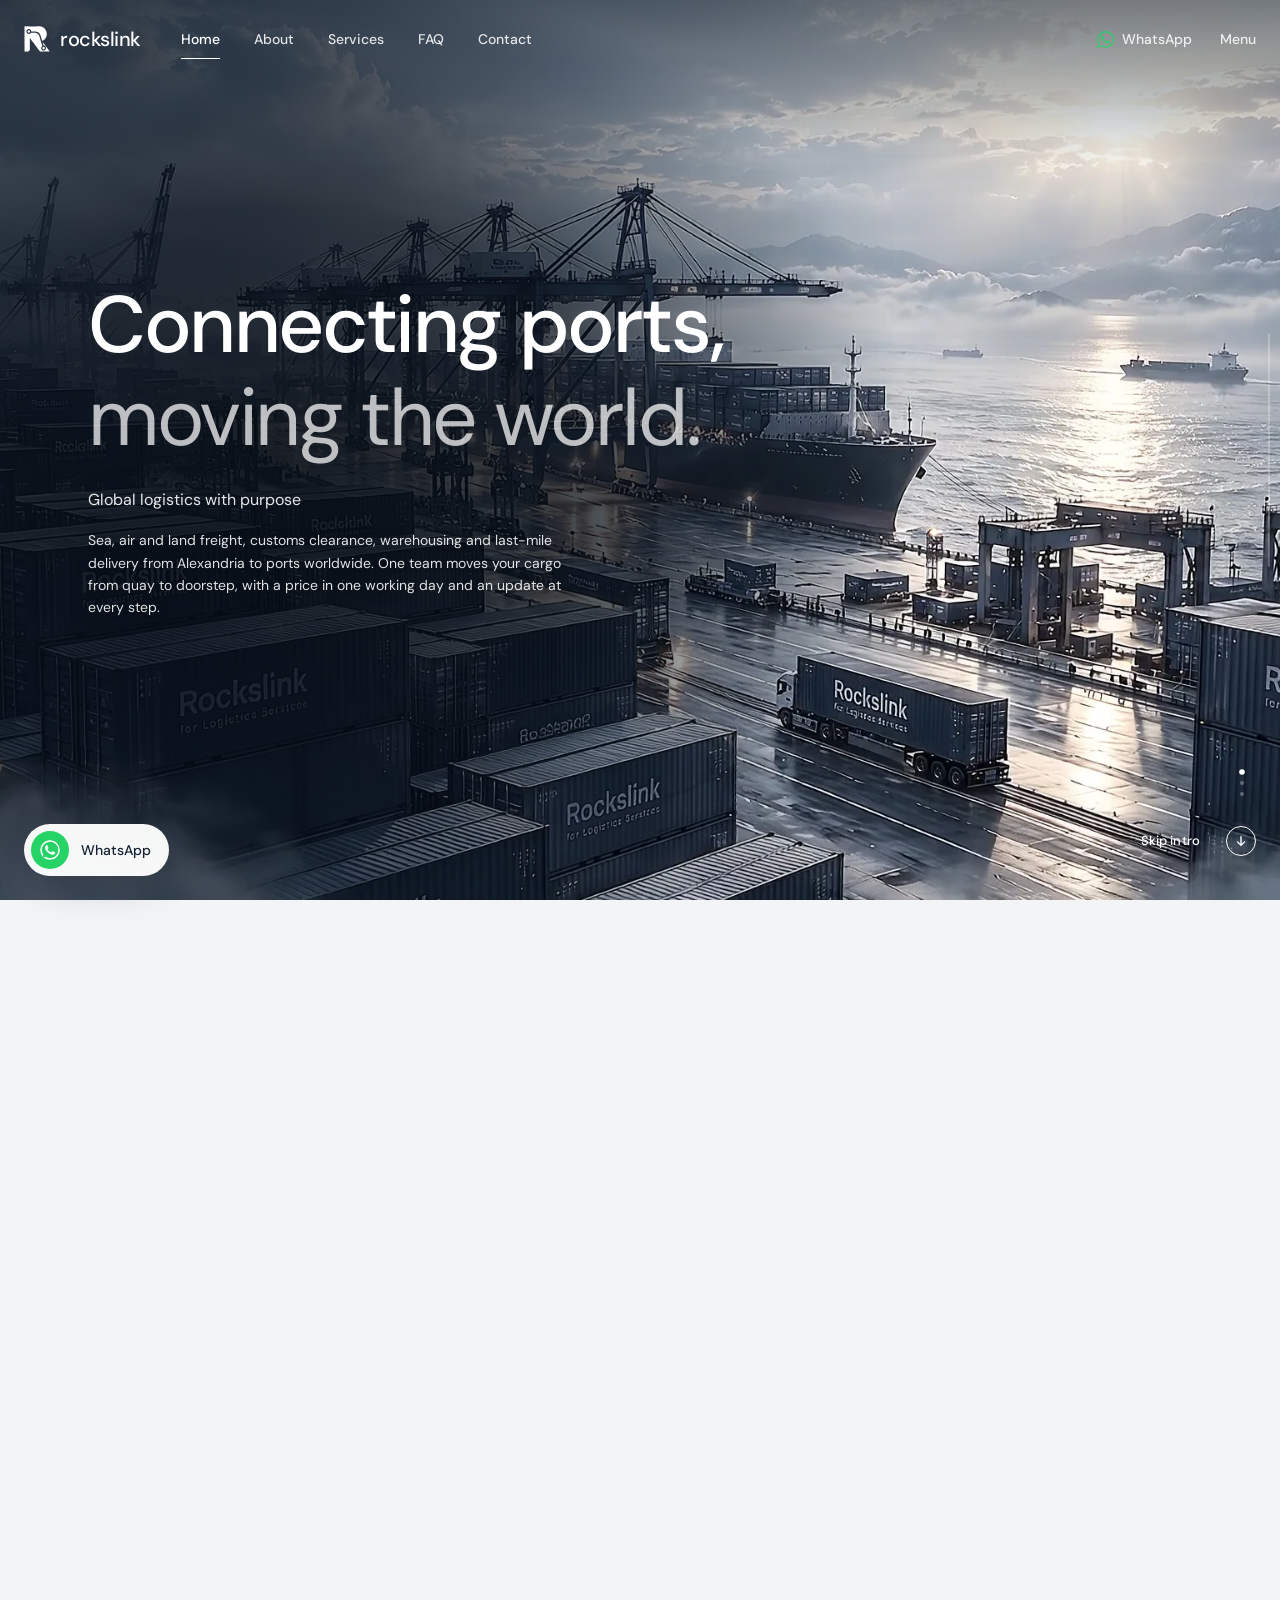
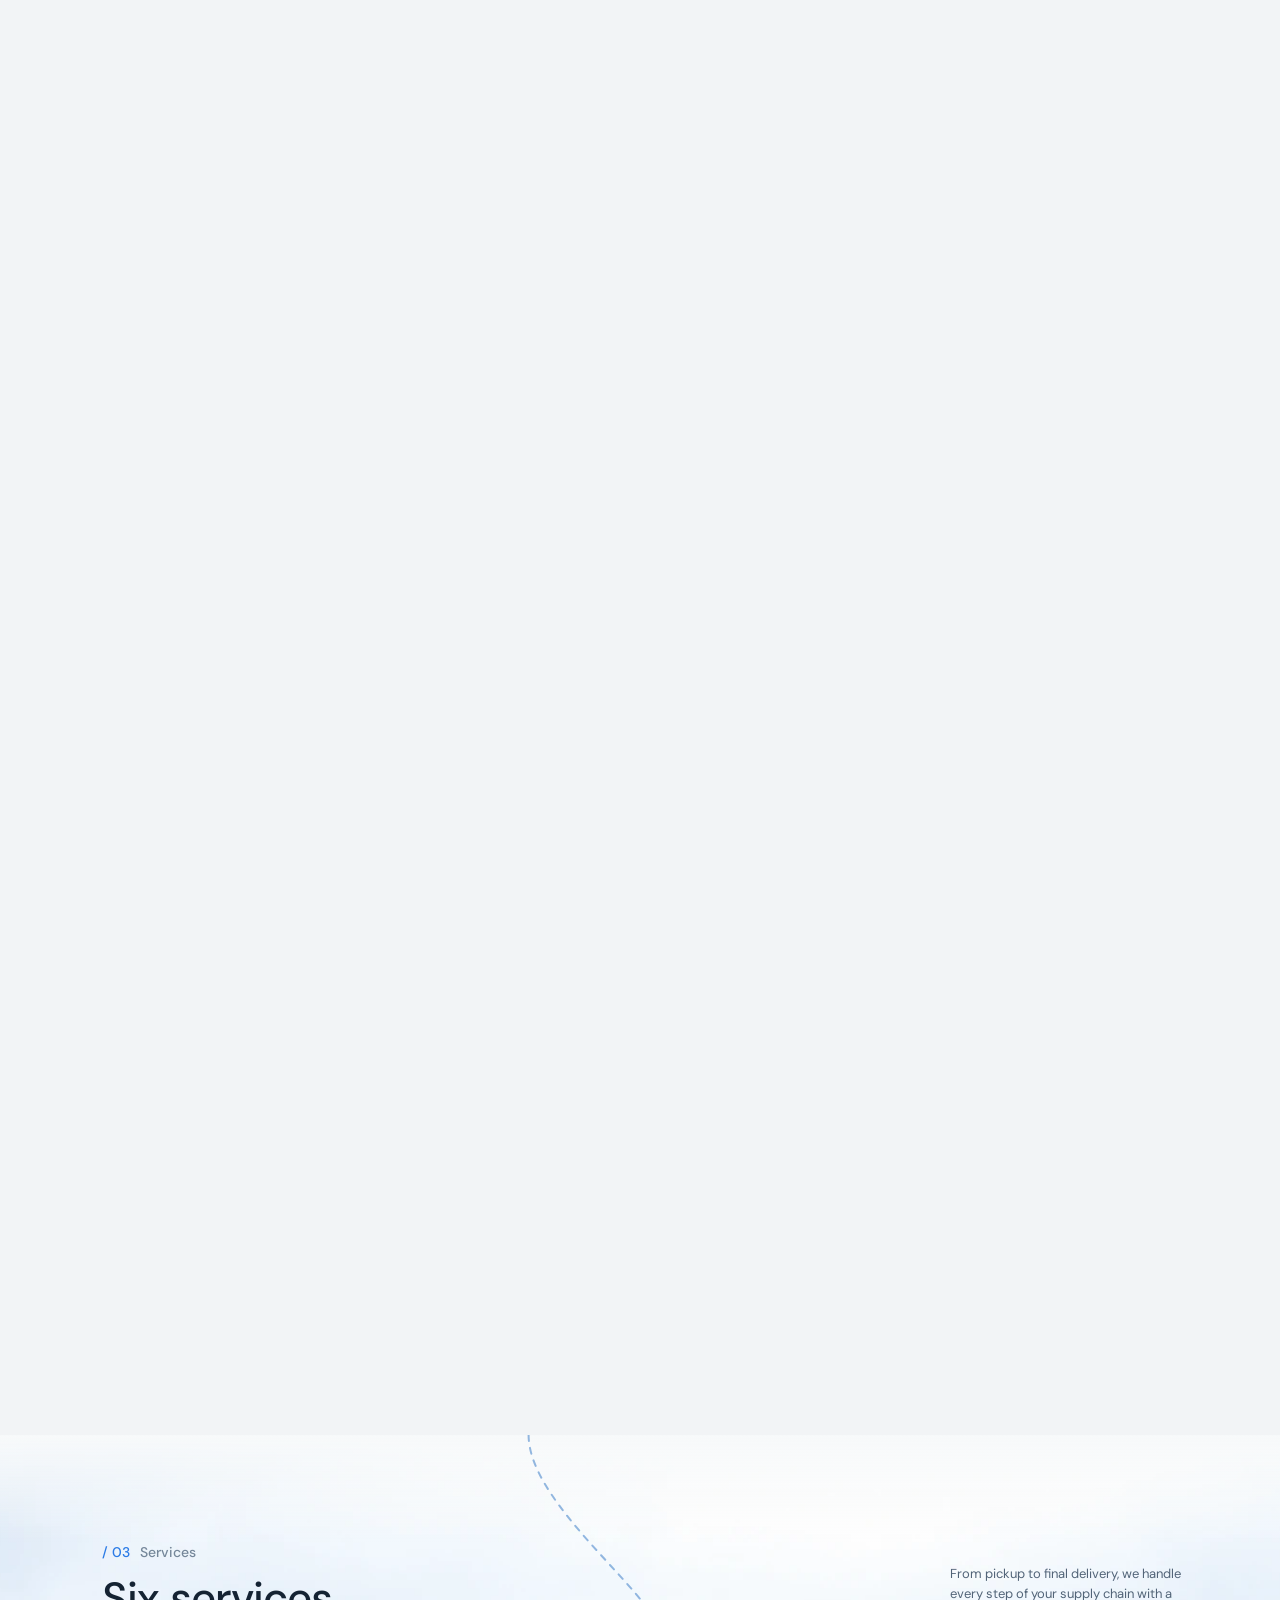
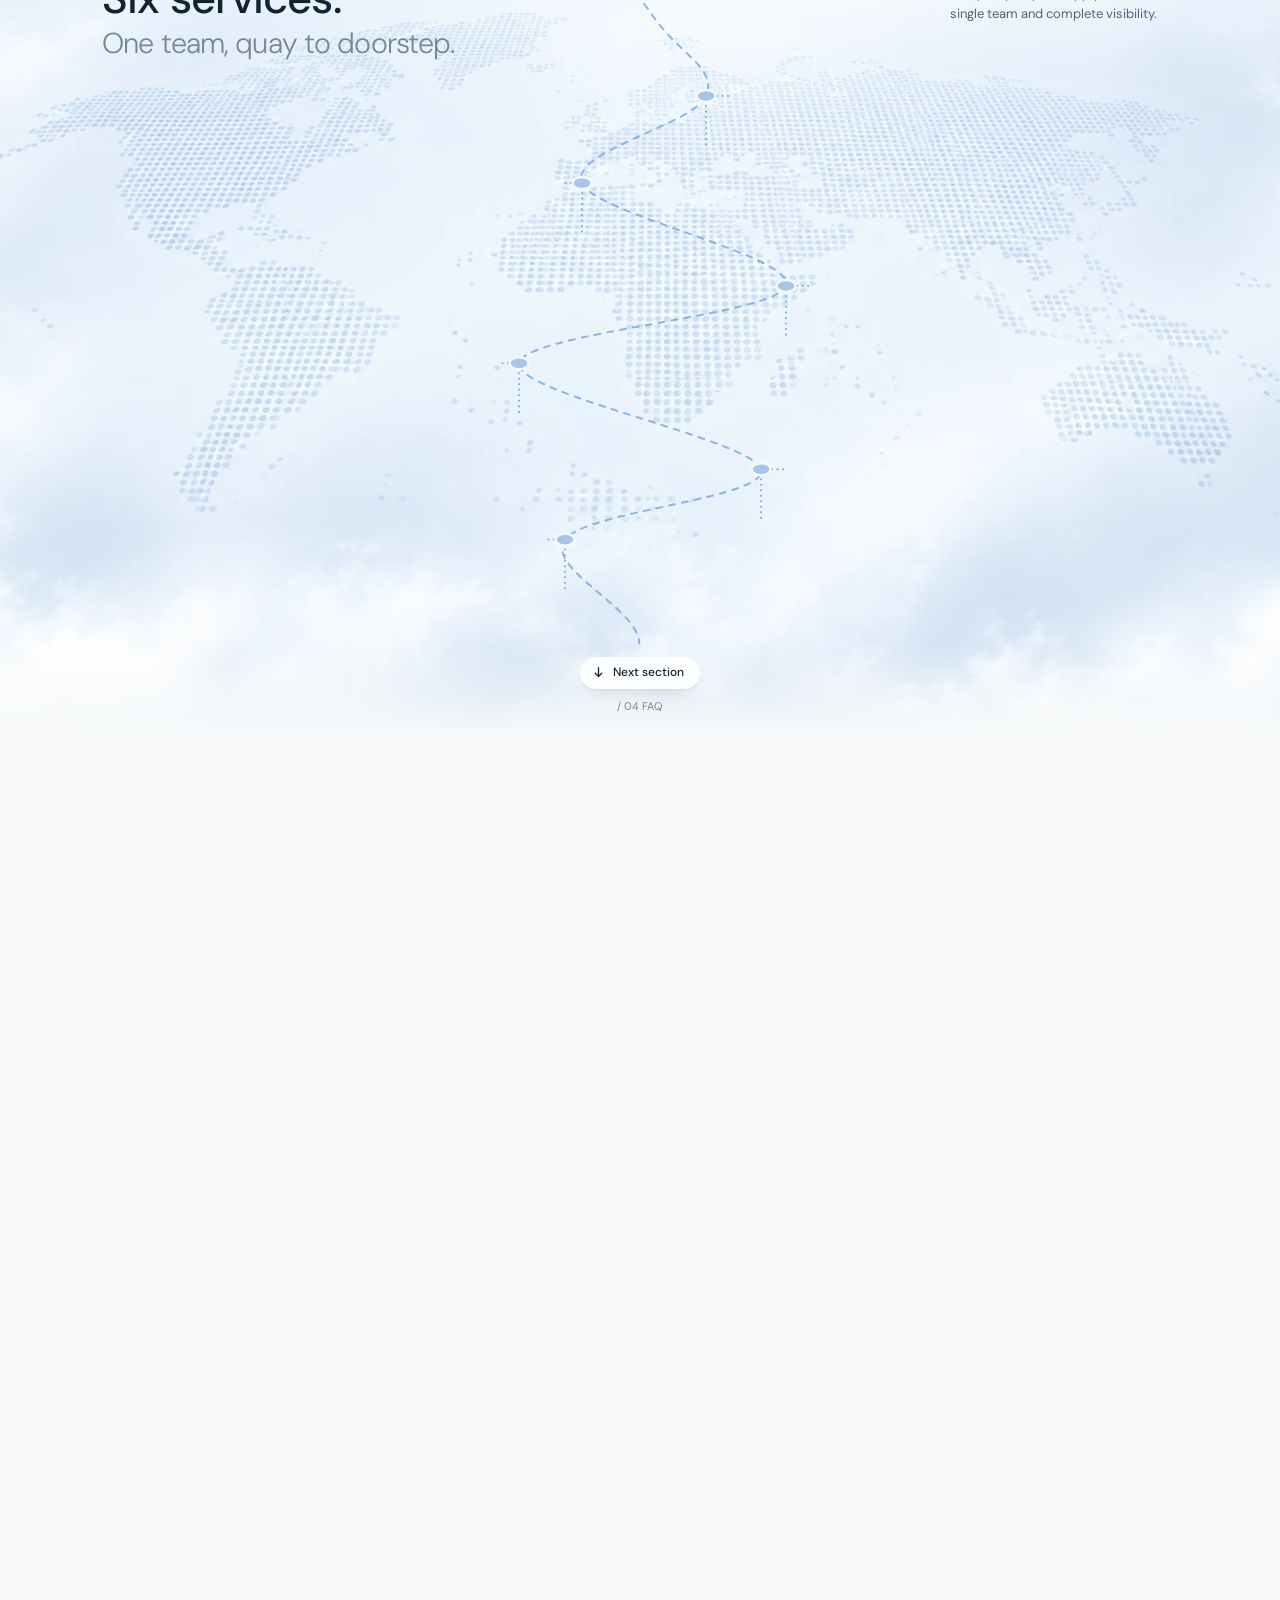
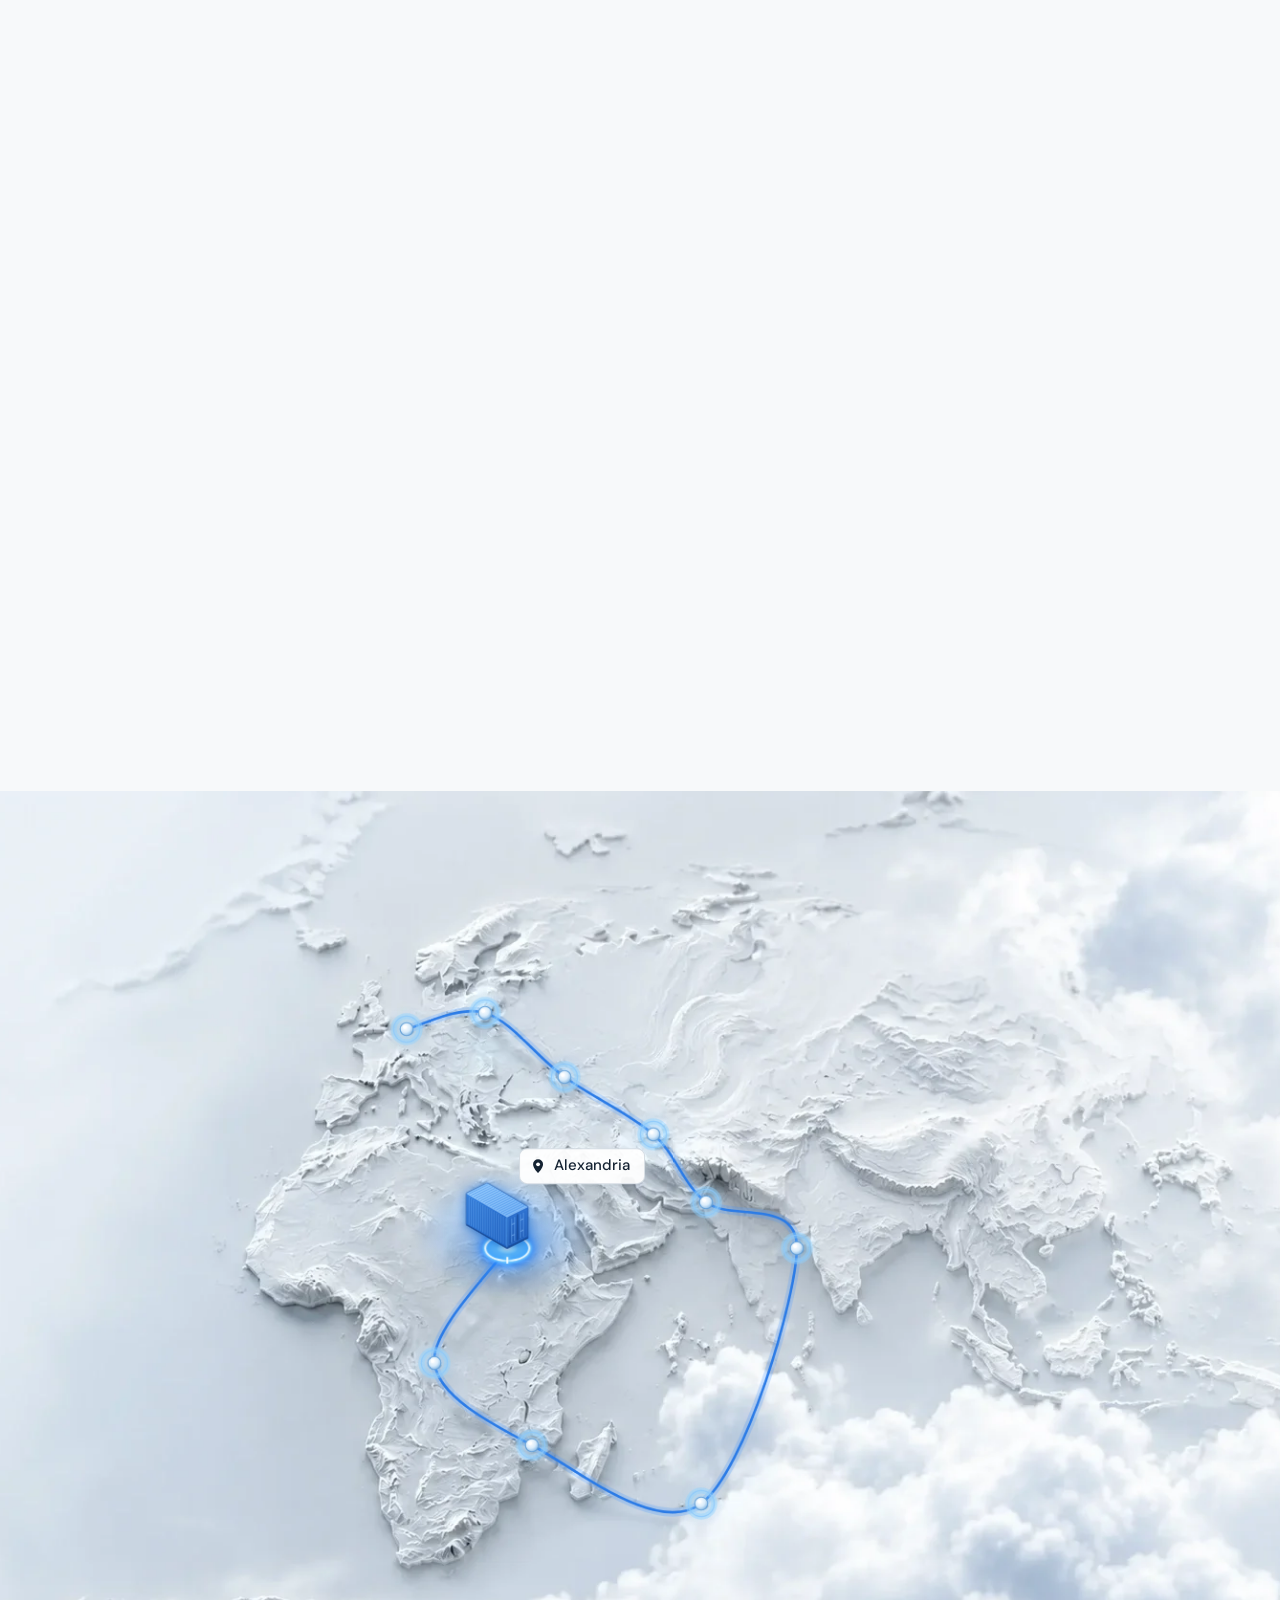
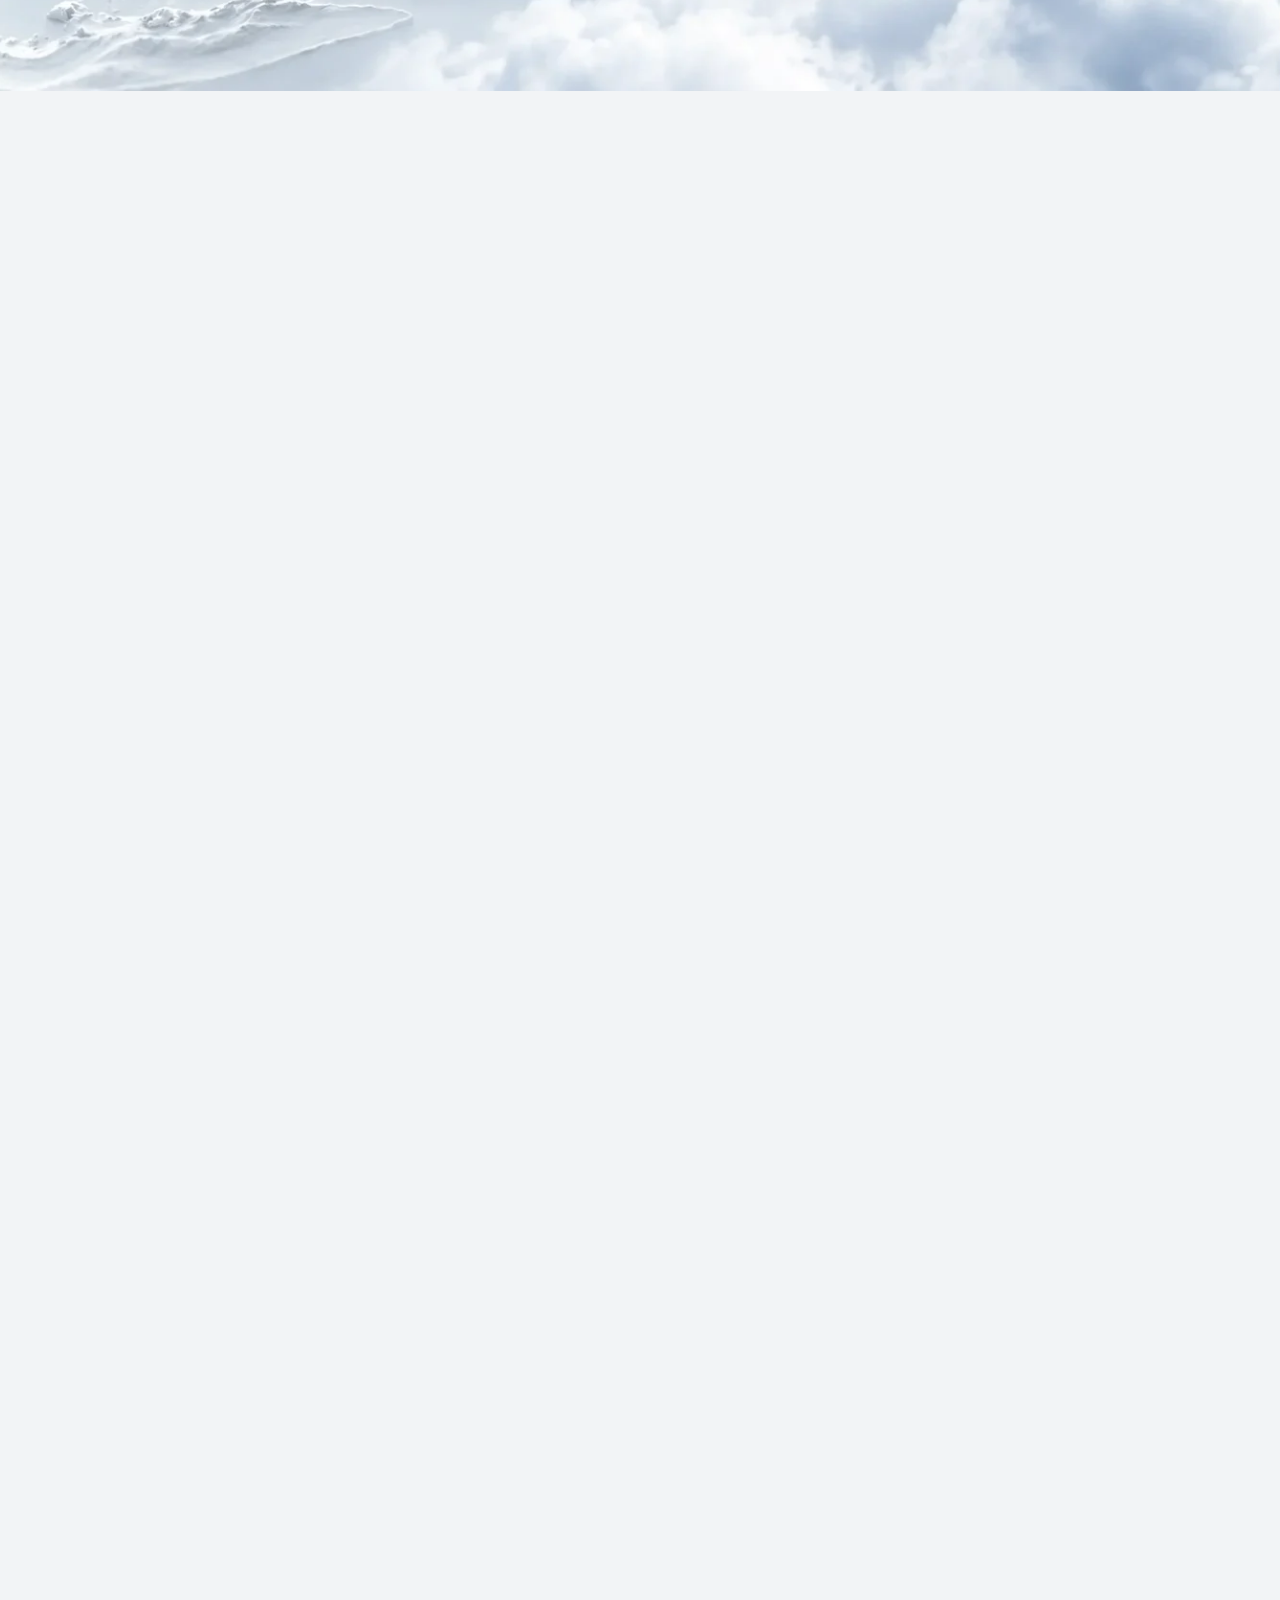
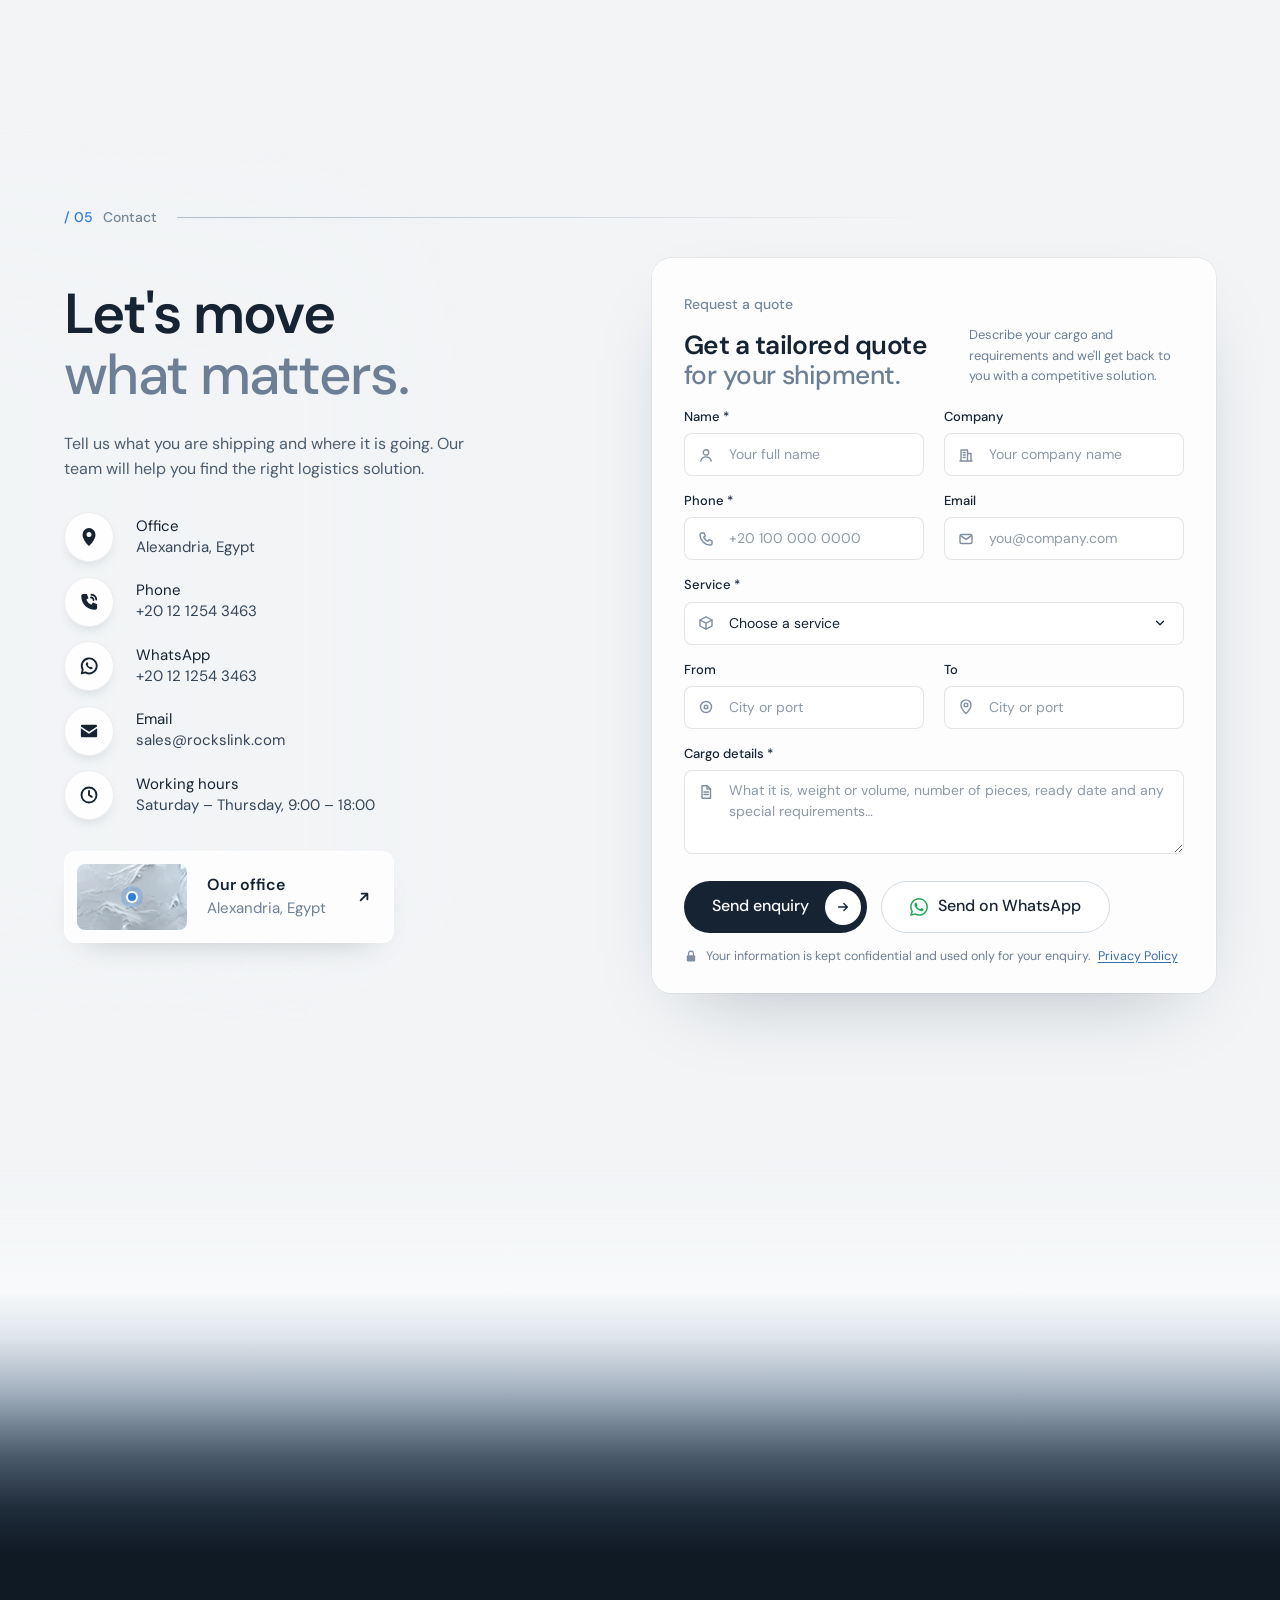
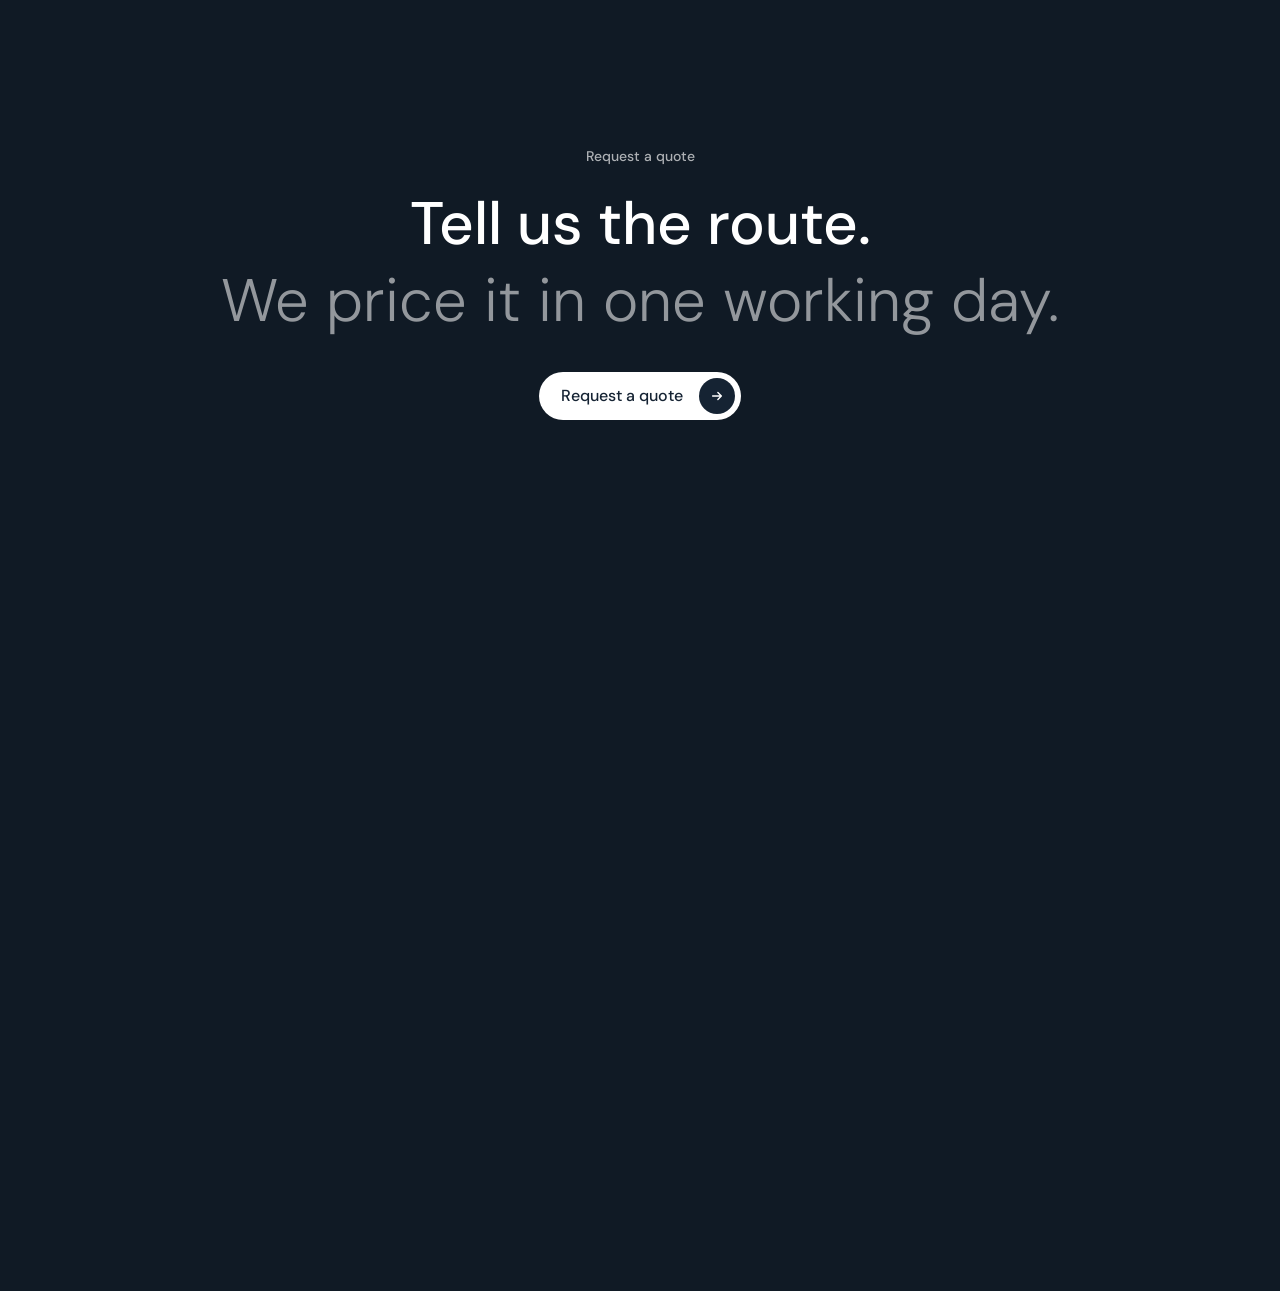
<file: index.html>
<!doctype html>
<html lang="en">
<head>
  <meta charset="utf-8" />
  <meta name="viewport" content="width=device-width, initial-scale=1" />
  <title>Rockslink — Global Logistics</title>
  <meta name="description" content="Rockslink moves the world's cargo with vision and precision — ocean freight, port operations and end-to-end logistics." />
  <link rel="canonical" href="https://rockslink.com/" />
  <link rel="icon" href="favicon.ico" sizes="48x48" />
  <link rel="icon" type="image/svg+xml" href="assets/favicon.svg" />
  <link rel="apple-touch-icon" href="assets/apple-touch-icon.png" />
  <link rel="manifest" href="site.webmanifest" />
  <meta name="theme-color" content="#101a25" />
  <link rel="preload" href="assets/fonts/dm-sans-400-latin.woff2" as="font" type="font/woff2" crossorigin />
  <link rel="preload" href="assets/fonts/dm-sans-500-latin.woff2" as="font" type="font/woff2" crossorigin />
  <link rel="preload" as="image" href="frames/f_001.webp" media="(min-width: 900px)" fetchpriority="high" />
  <link rel="preload" as="fetch" href="frames-m/f_001.webp" media="(max-width: 899px)" crossorigin="anonymous" fetchpriority="high" />
  <link rel="stylesheet" href="styles.css?v=20261028-7" />
  <script type="application/ld+json">
  {"@context": "https://schema.org", "@type": "FAQPage", "mainEntity": [{"@type": "Question", "name": "How long does a shipment take?", "acceptedAnswer": {"@type": "Answer", "text": "Land freight inside Egypt usually arrives in 1 to 3 working days. Sea freight depends on the route: about 5 to 12 days across the Mediterranean and 25 to 35 days from Asia. Air freight is usually 2 to 5 days door to door. Every quote states the transit time for your route."}}, {"@type": "Question", "name": "Will I know where my cargo is?", "acceptedAnswer": {"@type": "Answer", "text": "Yes. Your operator sends an update by WhatsApp or email at each step: pickup, departure, arrival, customs release and delivery. You can also call at any time during working hours."}}, {"@type": "Question", "name": "Which documents do I need?", "acceptedAnswer": {"@type": "Answer", "text": "For most international shipments: a commercial invoice, a packing list, the bill of lading or air waybill, and a certificate of origin. Imports into Egypt also need an ACID number. We send you a checklist for your shipment with the quote."}}, {"@type": "Question", "name": "Can you register the ACID number for me?", "acceptedAnswer": {"@type": "Answer", "text": "Yes. Our customs team handles the ACID registration with your supplier before the goods are shipped, so the cargo is not held at the port."}}, {"@type": "Question", "name": "What can't you ship?", "acceptedAnswer": {"@type": "Answer", "text": "Weapons, narcotics, counterfeit goods and any item banned by Egyptian customs or by the destination country. Some dangerous goods, such as batteries, chemicals and flammable liquids, can travel with the correct classification and packing. Tell us what the cargo is and we confirm before you book."}}, {"@type": "Question", "name": "Is my cargo insured?", "acceptedAnswer": {"@type": "Answer", "text": "Carrier liability is limited by law and rarely covers the full value of the goods. We recommend cargo insurance for the full invoice value, and we can arrange it for you. The premium is a small percentage of the cargo value and is shown on the quote."}}, {"@type": "Question", "name": "What happens if goods are damaged?", "acceptedAnswer": {"@type": "Answer", "text": "Take photos and note the damage on the delivery receipt before you sign. Then send the photos to your operator within 3 days. We open the claim with the insurer and follow it until it is settled."}}, {"@type": "Question", "name": "How do I pay?", "acceptedAnswer": {"@type": "Answer", "text": "By bank transfer in Egyptian pounds or US dollars. New customers pay before dispatch. Regular customers can apply for monthly invoicing with agreed credit terms."}}, {"@type": "Question", "name": "Are there hidden charges?", "acceptedAnswer": {"@type": "Answer", "text": "No. The quote lists every charge: freight, port and terminal fees, customs and delivery. Duties and taxes set by the government are shown separately and passed on at cost."}}]}
  </script>
</head>
<body>


  <!-- SVG sprite: rockslink mark (two interlocking links) -->
  <svg width="0" height="0" style="position:absolute" aria-hidden="true">
    <symbol id="mark" viewBox="47 39 148 148">
      <g style="opacity: var(--mark-c, 1)">
        <path style="fill: var(--mark-a, #0d2b50); stroke: var(--mark-a, #0d2b50)" stroke-width="0.25" stroke-linejoin="round" fill-rule="evenodd" d="M139 112.5C136.87 112.27 134.92 108.92 132.17 108.54C124.87 107.53 116.84 108.46 109.48 108.5C99.88 108.56 90.04 107.79 80.48 108.5C80.54 108.79 80.6 109.08 80.67 109.37C79.43 111.04 80.27 122.05 80.27 124.83C80.26 136.61 80.25 148.39 80.25 160.17C80.25 165.68 81.03 171.62 76.5 175.67C72.26 179.45 66.8 178.87 61.5 178.87C58.25 178.87 52.8 179.91 49.89 178.5C49.89 133.06 49.9 87.61 49.9 42.17C52.31 41 56.5 41.78 59.17 41.78C66.28 41.8 73.39 41.8 80.5 41.79C92.39 41.78 104.28 41.79 116.17 41.8C135.75 41.82 150.14 41.14 164.71 56.13C180.12 72 180.27 97.05 166.27 113.76C162.83 117.86 156.92 123.83 151.5 124.95C149.46 122.26 148.9 117.29 147.79 114.07C143.18 100.72 140.87 85.11 127.56 77.27C118.76 72.09 108.1 72.17 98.17 71.29C95.19 71.03 91.41 71.52 88.57 70.56C86.64 69.9 86.09 64.91 84.67 63.17C79.16 56.42 68.56 56.2 63.29 63.46C57.19 71.87 63.04 84.08 73.34 84.83C76.53 85.06 80.12 83.73 82.58 81.74C83.8 80.76 84.93 78.18 86.5 78.01C90.35 77.61 94.63 78.8 98.5 79.01C105.5 79.38 114.18 79.24 120.63 82.2C130.68 86.82 134.48 96.36 137.15 106.38C137.7 108.42 138.76 110.39 139 112.5Z" />
        <path style="fill: var(--mark-b, #3169a8); stroke: var(--mark-b, #3169a8)" stroke-width="0.25" stroke-linejoin="round" fill-rule="evenodd" d="M73.6 64.16C81.51 63.48 84.45 76.06 76.49 77.99C65.59 80.64 63.6 65.03 73.6 64.16ZM139 112.5C140.62 115 141.25 118.75 142.19 121.63C145.52 131.77 147.01 142.5 150.82 152.5C149.62 155.64 146.62 157.5 146.1 161.18C144.84 170.01 152.99 179.83 162.57 176.77C171.45 173.93 175.68 163.07 169.84 155.32C166.81 151.3 162.58 151.03 158.17 149.88C156.43 146.77 152.96 135.83 153.48 132.5C166.6 149.64 179.72 166.79 192.83 183.93C191.15 185.17 187.61 184.48 185.5 184.48C179.28 184.49 173.06 184.51 166.83 184.53C159.51 184.55 147.12 186.08 140.62 182.86C133.93 179.54 127.27 168.48 122.7 162.47C112.95 149.62 102.67 137.13 92.8 124.37C90.68 121.63 81.45 111.24 80.67 109.37C80.6 109.08 80.54 108.79 80.48 108.5C90.04 107.79 99.88 108.56 109.48 108.5C116.84 108.46 124.87 107.53 132.17 108.54C134.92 108.92 136.87 112.27 139 112.5ZM159.26 156.49C168.6 156.25 168.44 170.93 159.17 170.91C150.04 170.89 149.96 156.74 159.26 156.49Z" />
      </g>
      <path style="fill: currentColor; opacity: var(--mark-w, 0)" fill-rule="evenodd" transform="matrix(0.2151 0 0 0.2173 0.09 -2.84)" d="M699.5 581.4C692.84 564.86 688.68 546.92 683.58 529.84C677.42 509.23 670.56 488.83 664.36 468.24C659.69 452.71 655.55 436.53 648.69 421.79C634.82 391.98 611.02 367.49 581.5 352.99C571.06 347.86 559.91 343.47 548.48 341.15C530.65 337.52 512.59 338.08 494.5 337.71C477.84 337.37 461.17 336.99 444.5 336.94C433.29 336.9 421.36 337.91 410.27 336.5C408.4 322.91 405.99 311.06 397.95 299.57C379.08 272.59 340.33 264.61 312.15 281.62C295.77 291.52 284.8 308.46 281.56 327.2C280.11 335.57 280.43 344.48 282.71 352.66C285.12 361.26 288.53 369.32 294.03 376.43C313.54 401.66 350.73 409.91 378.31 392.83C384.88 388.76 390.52 383.9 395.49 377.97C397.5 375.57 399.35 370.52 402.51 369.79C407.03 368.75 412.87 369.9 417.5 369.95C428.5 370.07 439.5 369.99 450.5 370.22C465.16 370.53 479.83 370.71 494.5 370.91C509.43 371.11 523.79 370.94 538.45 374.2C571.86 381.61 600.23 407.1 615.31 437.23C626.91 460.4 632.26 486.86 640.05 511.46C651.72 548.33 663.05 585.33 674.21 622.36C680.44 643.04 687.11 663.6 693.29 684.3C696.14 693.84 701.43 705.72 701.91 715.5C661.52 742.21 662.63 802.29 705.28 826.24C712.03 830.03 719.81 832.83 727.5 833.91C736.86 835.22 746.23 834.26 755.28 831.68C798.74 819.33 813.81 766.15 787.9 730.66C778.89 718.32 764.3 709.34 749.39 706.29C745.14 705.42 740.77 705.42 736.5 704.82C727.14 673.05 717.79 641.27 708.43 609.5C712.75 613.59 716.21 618.92 719.97 623.54C727.74 633.1 735.54 642.63 743.2 652.28C774.03 691.12 802.52 731.73 831.54 771.93C845.38 791.09 859.26 810.22 873.06 829.4C877.68 835.82 882.07 842.4 886.6 848.87C889.9 853.58 893.83 858.2 896.07 863.5C888.99 864.24 881.63 863.8 874.5 863.79C862.17 863.78 849.83 863.78 837.5 863.79C798.5 863.8 759.5 863.75 720.5 863.78C703.17 863.8 685.83 863.77 668.5 863.79C663.11 863.8 649.5 865.06 645.06 863.41C641.93 862.25 638.82 858.24 636.7 855.78C631.43 849.67 626.78 843.07 621.85 836.69C604.55 814.28 587.61 791.59 570.45 769.07C526.05 710.8 481.24 652.71 437.69 593.8C424.39 575.81 410.62 558.17 397.14 540.31C389.5 530.19 382.28 519.16 373.5 509.99C371.18 517.25 372.68 526.79 372.67 534.5C372.66 551.83 372.6 569.17 372.64 586.5C372.75 643.5 372.89 700.5 372.68 757.5C372.55 792.92 379.99 835.97 342.97 856.45C326.33 865.65 307.85 863.8 289.5 863.79C271.19 863.77 249.38 865.31 231.5 863.5C231.5 643.17 231.5 422.83 231.5 202.5C244.09 201.75 256.89 202.36 269.5 202.39C292.17 202.43 314.83 202.35 337.5 202.37C403.17 202.43 468.83 202.34 534.5 202.38C603.84 202.43 670.06 195.22 731.72 233.77C753.9 247.63 773.34 265.85 787.89 287.65C809.8 320.51 820.72 360.19 820.86 399.5C821.08 462.44 797.19 518.43 745.66 556.1C731.73 566.28 716.06 576.16 699.5 581.4ZM337.79 304.41C342.58 303.34 347.63 303.32 352.45 304.21C387.27 310.58 387.58 361.48 353.47 369.91C348.84 371.06 344.14 371.21 339.46 370.24C304.07 362.92 302.31 312.4 337.79 304.41ZM732.71 736.38C768.46 731.52 784.01 779.43 754.17 798.64C749.5 801.65 744.08 802.95 738.58 803.42C718.83 805.13 701.47 786.96 703 767.5C704.27 751.33 716.76 738.55 732.71 736.38Z" />
    </symbol>
    <symbol id="i-pin" viewBox="0 0 16 16"><path d="M8 14.5s5-4.6 5-8.6a5 5 0 0 0-10 0c0 4 5 8.6 5 8.6Z" /><circle cx="8" cy="5.9" r="1.8" /></symbol>
    <symbol id="i-phone" viewBox="0 0 16 16"><path d="M3.6 2h2.5l1.2 3-1.6 1.1a8 8 0 0 0 4.2 4.2L11 8.7l3 1.2v2.5c0 .9-.7 1.6-1.6 1.6C6.8 14 2 9.2 2 3.6 2 2.7 2.7 2 3.6 2Z" /></symbol>
    <symbol id="i-chat" viewBox="0 0 16 16"><path d="M2.3 13.7l.9-2.8a5.8 5.8 0 1 1 2.3 2.2l-3.2.6Z" /></symbol>
    <symbol id="i-mail" viewBox="0 0 16 16"><rect x="2" y="3.5" width="12" height="9" rx="1.5" /><path d="M2.6 4.6 8 8.4l5.4-3.8" /></symbol>
    <symbol id="i-clock" viewBox="0 0 16 16"><circle cx="8" cy="8" r="6" /><path d="M8 4.8V8l2.2 1.5" /></symbol>
    <symbol id="i-user" viewBox="0 0 16 16"><circle cx="8" cy="5.4" r="2.7" /><path d="M2.8 14c.6-2.6 2.7-4.1 5.2-4.1s4.6 1.5 5.2 4.1" /></symbol>
    <symbol id="i-building" viewBox="0 0 16 16"><path d="M3 14V3h6.5v11M9.5 6.5H13V14M2 14h12M5.2 5.5h2M5.2 8h2M5.2 10.5h2" /></symbol>
    <symbol id="i-box" viewBox="0 0 16 16"><path d="M8 1.8 14 5v6L8 14.2 2 11V5l6-3.2Z" /><path d="M2 5l6 3.2L14 5M8 8.2v6" /></symbol>
    <symbol id="i-pin-solid" viewBox="0 0 16 16"><path fill="currentColor" stroke="none" d="M8 15.2s5.2-4.9 5.2-9.1a5.2 5.2 0 1 0-10.4 0c0 4.2 5.2 9.1 5.2 9.1Zm0-7.2a2 2 0 1 1 0-4 2 2 0 0 1 0 4Z" /></symbol>
    <symbol id="i-phone-solid" viewBox="0 0 16 16"><path fill="currentColor" stroke="none" d="M3.4 1.5h2.9l1.3 3.4-1.8 1.2a8.3 8.3 0 0 0 4.1 4.1l1.2-1.8 3.4 1.3v2.9c0 .9-.7 1.6-1.6 1.6C6.6 14.2 1.8 9.4 1.8 3.1c0-.9.7-1.6 1.6-1.6Z" /><path d="M10 2.2a4 4 0 0 1 3.8 3.8M9.6 4.4a1.9 1.9 0 0 1 2 2" /></symbol>
    <symbol id="i-wa" viewBox="0 0 16 16"><path d="M2.2 13.8l.8-2.9a6 6 0 1 1 2.2 2.2l-3 .7Z" /><path fill="currentColor" stroke="none" d="M6.1 5.2c.2-.3.6-.3.8 0l.5 1c.1.2 0 .4-.1.6l-.3.4c.4.8 1 1.4 1.8 1.8l.4-.3c.2-.1.4-.2.6-.1l1 .5c.3.1.3.5 0 .8-.5.6-1.2.8-2 .5A5.2 5.2 0 0 1 5.6 7.2c-.3-.8-.1-1.5.5-2Z" /></symbol>
    <symbol id="i-mail-solid" viewBox="0 0 16 16"><path fill="currentColor" stroke="none" d="M2.6 3h10.8c.6 0 1.1.5 1.1 1.1v.2L8 8.6 1.5 4.3v-.2C1.5 3.5 2 3 2.6 3Zm-1.1 2.8L8 10.1l6.5-4.3v6.1c0 .6-.5 1.1-1.1 1.1H2.6c-.6 0-1.1-.5-1.1-1.1V5.8Z" /></symbol>
    <symbol id="i-doc" viewBox="0 0 16 16"><path d="M4 1.8h5.3L12.5 5v9.2H4Z" /><path d="M9 1.8V5h3.5M6 8h4.5M6 10.5h4.5" /></symbol>
    <symbol id="i-lock" viewBox="0 0 16 16"><rect x="3.2" y="7" width="9.6" height="7.2" rx="1.4" fill="currentColor" stroke="none" /><path d="M5.2 7V5.2a2.8 2.8 0 0 1 5.6 0V7" /></symbol>
    <symbol id="i-whatsapp" viewBox="0 0 24 24"><path d="M17.47 14.38c-.3-.15-1.76-.87-2.03-.97-.27-.1-.47-.15-.67.15-.2.3-.77.97-.94 1.16-.17.2-.35.22-.64.08-.3-.15-1.26-.47-2.39-1.48-.88-.79-1.48-1.76-1.65-2.06-.17-.3-.02-.46.13-.6.13-.14.3-.35.45-.52.15-.17.2-.3.3-.5.1-.2.05-.37-.03-.52-.07-.15-.67-1.61-.92-2.2-.24-.58-.48-.5-.67-.51h-.57c-.2 0-.52.07-.79.37-.27.3-1.04 1.02-1.04 2.48s1.07 2.88 1.21 3.07c.15.2 2.1 3.2 5.08 4.49.71.31 1.26.49 1.7.63.71.22 1.36.19 1.87.12.57-.09 1.76-.72 2-1.41.25-.7.25-1.29.18-1.42-.08-.12-.28-.2-.57-.34m-5.42 7.4h-.01a9.87 9.87 0 0 1-5.03-1.38l-.36-.21-3.74.98 1-3.65-.24-.37a9.86 9.86 0 0 1-1.51-5.26c0-5.45 4.44-9.88 9.89-9.88 2.64 0 5.12 1.03 6.99 2.9a9.83 9.83 0 0 1 2.89 6.99c0 5.45-4.44 9.88-9.88 9.88m8.41-18.3A11.82 11.82 0 0 0 12.05 0C5.5 0 .16 5.34.16 11.89c0 2.1.55 4.14 1.59 5.95L.06 24l6.3-1.65a11.88 11.88 0 0 0 5.68 1.45h.01c6.55 0 11.89-5.34 11.89-11.89a11.82 11.82 0 0 0-3.48-8.41Z" /></symbol>
    <symbol id="i-origin" viewBox="0 0 16 16"><circle cx="8" cy="8" r="5.5" /><circle cx="8" cy="8" r="1.8" /></symbol>
  </svg>

  <!-- Header -->
  <header class="nav" id="nav" data-theme="light">
    <a href="#top" class="nav__brand" aria-label="Rockslink home">
      <svg class="logo-mark" viewBox="0 0 148 148" aria-hidden="true"><use href="#mark" /></svg>
      <span class="nav__word">rockslink</span>
    </a>
    <nav class="nav__links" aria-label="Primary">
      <a href="#top" class="is-active" data-spy="top">Home</a>
      <a href="#about" data-spy="about">About</a>
      <a href="#services" data-spy="services">Services</a>
      <a href="#faq" data-spy="faq">FAQ</a>
      <a href="#contact" data-spy="contact">Contact</a>
    </nav>
    <div class="nav__right">
      <a href="https://wa.me/201212543463" target="_blank" rel="noopener" class="nav__news"><svg class="nav__wa" aria-hidden="true"><use href="#i-whatsapp" /></svg>WhatsApp</a>
      <button class="nav__menu" id="menuBtn" aria-expanded="false" aria-controls="menu">Menu</button>
    </div>
  </header>

  <!-- Fullscreen menu -->
  <div class="menu" id="menu" aria-hidden="true">
    <div class="menu__inner">
      <ul class="menu__list">
        <li><a href="#top"><span>01</span>Home</a></li>
        <li><a href="#about"><span>02</span>About</a></li>
        <li><a href="#services"><span>03</span>Services</a></li>
        <li><a href="#faq"><span>04</span>FAQ</a></li>
        <li><a href="#contact"><span>05</span>Contact</a></li>
      </ul>
      <div class="menu__aside">
        <p class="kicker">Office</p>
        <p>Office address<br />Alexandria, Egypt</p>
        <p class="kicker">Get in touch</p>
        <p><a href="tel:+201212543463">+20 12 1254 3463</a><br /><a href="mailto:sales@rockslink.com">sales@rockslink.com</a></p>
      </div>
    </div>
  </div>

  <main id="top">
    <!-- Scroll-driven film -->
    <section class="film" id="film">
      <div class="film__sticky">
        <canvas class="film__canvas" id="filmCanvas" aria-label="Drone descending through clouds over a Rockslink port and a container ship at sea" role="img"></canvas>
        <div class="film__shade" id="filmShade"></div>
        <div class="film__shade film__shade--ship" id="shipShade"></div>
        <div class="film__top" id="topShade"></div>

        <!-- Chapter 1: hero -->
        <div class="chapter chapter--hero" id="ch1">
          <h1 class="hero__title">
            <span class="line"><span>Connecting ports,</span></span>
            <span class="line film-light"><span>moving the world.</span></span>
          </h1>
          <p class="hero__sub"><span>Global logistics with purpose</span></p>
          <p class="hero__lede"><span>Sea, air and land freight, customs clearance, warehousing and last-mile delivery from Alexandria to ports worldwide. One team moves your cargo from quay to doorstep, with a price in one working day and an update at every step.</span></p>
        </div>

        <!-- Chapter 2: statement -->
        <div class="chapter chapter--statement" id="ch2">
          <p class="statement" id="statement">We build lasting partnerships with vision and precision across every ocean</p>
        </div>

        <!-- Chapter 3: ship -->
        <div class="chapter chapter--ship" id="ch3" inert>
          <p class="ship__meta">Rockslink <i>|</i> Ocean Freight</p>
          <h2 class="ship__title"><span class="line"><span>Delivering ambition,</span></span><span class="line film-light"><span>shaping tomorrow.</span></span></h2>
          <a href="#contact" class="pill">Contact Rockslink <span class="pill__icon"><svg viewBox="0 0 16 16"><path d="M3 8h10M9 4l4 4-4 4" /></svg></span></a>
        </div>

        <!-- Right rail -->
        <div class="rail" aria-hidden="true">
          <div class="rail__track"><span id="railFill"></span></div>
        </div>
        <div class="dots" id="dots" aria-hidden="true">
          <span class="is-active"></span><span></span><span></span>
        </div>
        <button class="skip" id="skipIntro" type="button">Skip intro</button>
        <button class="next" id="nextBtn" aria-label="Next section">
          <svg viewBox="0 0 16 16"><path d="M3 8h10M9 4l4 4-4 4" /></svg>
        </button>
      </div>
    </section>

    <!-- Film -> Services: the camera climbs back up through the cloud deck
         (WebGL, main.js) into a short band of navy that clears to the light
         of Services -->
    <div class="bridge" id="bridge" aria-hidden="true">
      <canvas class="bridge__clouds" id="clouds"></canvas>
    </div>

    <!-- 03 Services: one screen, held while the container travels. The
         dotted world map over the clouds is the background (a slow light
         passes over its dots, main.js); the route comes in from the clouds,
         and as the container reaches each checkpoint that service's card
         comes up beside it. On narrow screens the cards follow each other
         down a rail. -->
    <section class="services" id="services" aria-labelledby="svcTitle">
      <div class="svc-track" id="svcTrack">
        <div class="svc-frame" id="svcFrame">
          <div class="svc-bg" aria-hidden="true">
            <img class="svc-bg__img" src="assets/services/map-bg.webp" alt="" width="1672" height="941" decoding="async" loading="lazy" />
            <canvas class="svc-bg__light" id="svcLight"></canvas>
          </div>
          <svg class="svc-route" id="svcRoute" width="0" height="0" aria-hidden="true">
            <g class="svc-route__links"></g>
            <path class="route__ahead" /><path class="route__under" /><path class="route__done" />
            <g class="svc-route__nodes"></g>
          </svg>
          <header class="svc-head">
            <p class="label"><span class="label__n">/ 03</span>Services</p>
            <h2 class="section-title" id="svcTitle">
              <span class="line"><span>Six services.</span></span>
              <span class="line section-title__light"><span>One team, quay to doorstep.</span></span>
            </h2>
          </header>
          <p class="svc-intro">From pickup to final delivery, we handle every step of your supply chain with a single team and complete visibility.</p>
          <ol class="svc-list" id="svcList">
          <li class="svc-card svc-card--r" style="--x: 0.573; --y: 0.24; --w: 0.2835; --h: 0.147">
            <div class="svc-card__body">
              <span class="svc-card__n" aria-hidden="true">01</span>
              <h3 class="svc-card__tag" id="svc0">Land freight</h3>
              <p class="svc-card__desc">Reliable road transport across cities and borders.</p>
            </div>
            <figure class="svc-card__media"><img class="svc-card__img" src="assets/services/card/land.webp" alt="Rockslink truck carrying a container on the coast road near the port" width="720" height="405" decoding="async" loading="lazy" style="object-position: 32% 50%" /></figure>
          </li>
          <li class="svc-card svc-card--l" style="--x: 0.1435; --y: 0.3316; --w: 0.293; --h: 0.1636">
            <div class="svc-card__body">
              <span class="svc-card__n" aria-hidden="true">02</span>
              <h3 class="svc-card__tag" id="svc1">Sea freight</h3>
              <p class="svc-card__desc">Full and shared containers across the Mediterranean and beyond.</p>
            </div>
            <figure class="svc-card__media"><img class="svc-card__img" src="assets/services/card/sea.webp" alt="Rockslink container ship leaving port" width="720" height="405" decoding="async" loading="lazy" style="object-position: 58% 50%" /></figure>
          </li>
          <li class="svc-card svc-card--r" style="--x: 0.635; --y: 0.4485; --w: 0.3128; --h: 0.153">
            <div class="svc-card__body">
              <span class="svc-card__n" aria-hidden="true">03</span>
              <h3 class="svc-card__tag" id="svc2">Air freight</h3>
              <p class="svc-card__desc">Fast and flexible air cargo for time-sensitive shipments.</p>
            </div>
            <figure class="svc-card__media"><img class="svc-card__img" src="assets/services/card/air.webp" alt="Rockslink cargo being loaded onto a freighter aircraft" width="720" height="405" decoding="async" loading="lazy" style="object-position: 66% 50%" /></figure>
          </li>
          <li class="svc-card svc-card--l" style="--x: 0.0897; --y: 0.5335; --w: 0.2978; --h: 0.158">
            <div class="svc-card__body">
              <span class="svc-card__n" aria-hidden="true">04</span>
              <h3 class="svc-card__tag" id="svc3">Customs clearance</h3>
              <p class="svc-card__desc">Expert handling for smoother, faster border processes.</p>
            </div>
            <figure class="svc-card__media"><img class="svc-card__img" src="assets/services/card/customs.webp" alt="Rockslink truck passing through the port customs scanner" width="720" height="405" decoding="async" loading="lazy" style="object-position: 34% 50%" /></figure>
          </li>
          <li class="svc-card svc-card--r" style="--x: 0.616; --y: 0.65; --w: 0.2943; --h: 0.1615">
            <div class="svc-card__body">
              <span class="svc-card__n" aria-hidden="true">05</span>
              <h3 class="svc-card__tag" id="svc4">Warehousing</h3>
              <p class="svc-card__desc">Secure storage and inventory solutions at key locations.</p>
            </div>
            <figure class="svc-card__media"><img class="svc-card__img" src="assets/services/card/warehousing.webp" alt="Forklift moving pallets in a Rockslink warehouse" width="720" height="405" decoding="async" loading="lazy" style="object-position: 60% 50%" /></figure>
          </li>
          <li class="svc-card svc-card--l" style="--x: 0.1184; --y: 0.729; --w: 0.305; --h: 0.159">
            <div class="svc-card__body">
              <span class="svc-card__n" aria-hidden="true">06</span>
              <h3 class="svc-card__tag" id="svc5">Last-mile delivery</h3>
              <p class="svc-card__desc">From our warehouse to your customer’s door.</p>
            </div>
            <figure class="svc-card__media"><img class="svc-card__img" src="assets/services/card/lastmile.webp" alt="Rockslink courier handing a parcel to a shop owner" width="720" height="405" decoding="async" loading="lazy" style="object-position: 72% 50%" /></figure>
          </li>
          </ol>
          <div class="svc-next">
            <a href="#faq" class="svc-next__btn" id="svcNext"><svg viewBox="0 0 16 16" aria-hidden="true"><path d="M8 2v11M4 9l4 4 4-4" /></svg>Next section</a>
            <span class="svc-next__to">/ 04 FAQ</span>
          </div>
        </div>
      </div>
    </section>

    <!-- 04 FAQ + Contact, one journey: the white relief map from the contact
         reference (assets/atlas, cleaned by tools/clean-reference.py). The
         container comes down out of Services onto Rotterdam and sails port
         to port; each port lights up and answers one question. Then it sails
         home to Alexandria, the contact block rises over the still map and
         holds while the form is filled in, and only then the page moves on. -->
    <section class="atlas" id="faq" aria-labelledby="atlasTitle">
      <div class="atlas__pin" id="atlasPin" style="--n: 9">
        <div class="atlas__stage" id="atlasStage">
          <div class="atlas__world" id="atlasWorld" aria-hidden="true">
            <img class="atlas__map" data-src="assets/atlas/map.webp?v=2" data-srcset="assets/atlas/map-m.webp?v=2 2500w, assets/atlas/map.webp?v=2 5000w" sizes="2500px" width="2500" height="1450" alt="" decoding="async" loading="lazy" />
            <svg class="atlas__routes" id="atlasRoutes" viewBox="0 0 2500 1450">
              <defs>
                <radialGradient id="portGlow">
                  <stop offset="0" stop-color="#7cc4ff" stop-opacity="0.5" />
                  <stop offset="0.5" stop-color="#7cc4ff" stop-opacity="0.16" />
                  <stop offset="1" stop-color="#7cc4ff" stop-opacity="0" />
                </radialGradient>
                <radialGradient id="nodeGrad" cx="0.4" cy="0.35" r="0.7">
                  <stop offset="0" stop-color="#ffffff" />
                  <stop offset="0.55" stop-color="#d9ecfb" />
                  <stop offset="1" stop-color="#7fb4e3" />
                </radialGradient>
                <filter id="beaconBlur" x="-1" y="-1" width="3" height="3"><feGaussianBlur stdDeviation="3" /></filter>
                <filter id="nodeShadow" x="-1" y="-1" width="3" height="3"><feGaussianBlur stdDeviation="1.2" /></filter>
              </defs>
              <g id="atlasLegs"></g>
              <g id="atlasPorts"></g>
            </svg>
          </div>
          <div class="atlas__veil" id="atlasVeil" aria-hidden="true"></div>
          <div class="atlas__marker marker" id="atlasMarker" aria-hidden="true"></div>
          <p class="atlas__place" id="atlasPlace" aria-hidden="true"><svg viewBox="0 0 16 16"><path d="M8 15s5-4.7 5-8.8a5 5 0 0 0-10 0C3 10.3 8 15 8 15Z" /><circle cx="8" cy="6.2" r="1.9" /></svg>Alexandria</p>

          <header class="atlas__head">
            <p class="label"><span class="label__n">/ 04</span>FAQ</p>
            <h2 class="atlas__title" id="atlasTitle">
              <span class="line"><span>Nine questions,</span></span>
              <span class="line section-title__light"><span>answered port by port.</span></span>
            </h2>
            <div class="atlas__index">
              <button type="button" class="atlas__index-btn" id="atlasIndexBtn" aria-expanded="false" aria-controls="atlasIndex">All questions <svg viewBox="0 0 16 16" aria-hidden="true"><path d="M4 6l4 4 4-4" /></svg></button>
              <ol class="atlas__index-list" id="atlasIndex" hidden><li><button type="button" data-q="0"><span>01</span>How long does a shipment take?</button></li><li><button type="button" data-q="1"><span>02</span>Will I know where my cargo is?</button></li><li><button type="button" data-q="2"><span>03</span>Which documents do I need?</button></li><li><button type="button" data-q="3"><span>04</span>Can you register the ACID number for me?</button></li><li><button type="button" data-q="4"><span>05</span>What can&#x27;t you ship?</button></li><li><button type="button" data-q="5"><span>06</span>Is my cargo insured?</button></li><li><button type="button" data-q="6"><span>07</span>What happens if goods are damaged?</button></li><li><button type="button" data-q="7"><span>08</span>How do I pay?</button></li><li><button type="button" data-q="8"><span>09</span>Are there hidden charges?</button></li></ol>
            </div>
            <a href="#contact" class="text-link atlas__skip">Skip to the form <svg viewBox="0 0 16 16" aria-hidden="true"><path d="M3 8h10M9 4l4 4-4 4" /></svg></a>
          </header>

          <div class="atlas__card" id="atlasCard">
            <ol class="atlas__faq" id="atlasFaq">
              <li class="atlas__q" id="q1" data-lon="4.48" data-lat="51.92" data-x="992" data-y="499">
                <p class="atlas__port"><span>01 / 09</span>Rotterdam, Netherlands</p>
                <h3>How long does a shipment take?</h3>
                <div class="atlas__a">
                  <p>Land freight inside Egypt usually arrives in 1 to 3 working days. Sea freight depends on the route: about 5 to 12 days across the Mediterranean and 25 to 35 days from Asia.</p>
                  <p>Air freight is usually 2 to 5 days door to door. Every quote states the transit time for your route.</p>
                </div>
              </li>
              <li class="atlas__q" id="q2" data-lon="18.65" data-lat="54.35" data-x="1074" data-y="482">
                <p class="atlas__port"><span>02 / 09</span>Gdańsk, Poland</p>
                <h3>Will I know where my cargo is?</h3>
                <div class="atlas__a">
                  <p>Yes. Your operator sends an update by WhatsApp or email at each step: pickup, departure, arrival, customs release and delivery.</p>
                  <p>You can also call at any time during working hours.</p>
                </div>
              </li>
              <li class="atlas__q" id="q3" data-lon="30.73" data-lat="46.48" data-x="1157" data-y="549">
                <p class="atlas__port"><span>03 / 09</span>Odesa, Ukraine</p>
                <h3>Which documents do I need?</h3>
                <div class="atlas__a">
                  <p>For most international shipments: a commercial invoice, a packing list, the bill of lading or air waybill, and a certificate of origin.</p>
                  <p>Imports into Egypt also need an ACID number. We send you a checklist for your shipment with the quote.</p>
                </div>
              </li>
              <li class="atlas__q" id="q4" data-lon="49.87" data-lat="40.41" data-x="1250" data-y="609">
                <p class="atlas__port"><span>04 / 09</span>Baku, Azerbaijan</p>
                <h3>Can you register the ACID number for me?</h3>
                <div class="atlas__a">
                  <p>Yes. Our customs team handles the ACID registration with your supplier before the goods are shipped, so the cargo is not held at the port.</p>
                </div>
              </li>
              <li class="atlas__q" id="q5" data-lon="55.03" data-lat="25.0" data-x="1305" data-y="680">
                <p class="atlas__port"><span>05 / 09</span>Jebel Ali, UAE</p>
                <h3>What can&#x27;t you ship?</h3>
                <div class="atlas__a">
                  <p>Weapons, narcotics, counterfeit goods and any item banned by Egyptian customs or by the destination country.</p>
                  <p>Some dangerous goods, such as batteries, chemicals and flammable liquids, can travel with the correct classification and packing. Tell us what the cargo is and we confirm before you book.</p>
                </div>
              </li>
              <li class="atlas__q" id="q6" data-lon="72.88" data-lat="19.08" data-x="1400" data-y="728">
                <p class="atlas__port"><span>06 / 09</span>Mumbai, India</p>
                <h3>Is my cargo insured?</h3>
                <div class="atlas__a">
                  <p>Carrier liability is limited by law and rarely covers the full value of the goods. We recommend cargo insurance for the full invoice value, and we can arrange it for you.</p>
                  <p>The premium is a small percentage of the cargo value and is shown on the quote.</p>
                </div>
              </li>
              <li class="atlas__q" id="q7" data-lon="57.5" data-lat="-20.16" data-x="1300" data-y="995">
                <p class="atlas__port"><span>07 / 09</span>Port Louis, Mauritius</p>
                <h3>What happens if goods are damaged?</h3>
                <div class="atlas__a">
                  <p>Take photos and note the damage on the delivery receipt before you sign. Then send the photos to your operator within 3 days.</p>
                  <p>We open the claim with the insurer and follow it until it is settled.</p>
                </div>
              </li>
              <li class="atlas__q" id="q8" data-lon="34.84" data-lat="-19.83" data-x="1123" data-y="934">
                <p class="atlas__port"><span>08 / 09</span>Beira, Mozambique</p>
                <h3>How do I pay?</h3>
                <div class="atlas__a">
                  <p>By bank transfer in Egyptian pounds or US dollars. New customers pay before dispatch.</p>
                  <p>Regular customers can apply for monthly invoicing with agreed credit terms.</p>
                </div>
              </li>
              <li class="atlas__q" id="q9" data-lon="15.31" data-lat="-4.32" data-x="1021" data-y="848">
                <p class="atlas__port"><span>09 / 09</span>Kinshasa, DR Congo</p>
                <h3>Are there hidden charges?</h3>
                <div class="atlas__a">
                  <p>No. The quote lists every charge: freight, port and terminal fees, customs and delivery.</p>
                  <p>Duties and taxes set by the government are shown separately and passed on at cost.</p>
                </div>
              </li>
            </ol>
          </div>

          <nav class="atlas__steps" id="atlasSteps" aria-label="Questions">
            <button type="button" data-q="0" aria-label="Question 1: How long does a shipment take?"></button><button type="button" data-q="1" aria-label="Question 2: Will I know where my cargo is?"></button><button type="button" data-q="2" aria-label="Question 3: Which documents do I need?"></button><button type="button" data-q="3" aria-label="Question 4: Can you register the ACID number for me?"></button><button type="button" data-q="4" aria-label="Question 5: What can&#x27;t you ship?"></button><button type="button" data-q="5" aria-label="Question 6: Is my cargo insured?"></button><button type="button" data-q="6" aria-label="Question 7: What happens if goods are damaged?"></button><button type="button" data-q="7" aria-label="Question 8: How do I pay?"></button><button type="button" data-q="8" aria-label="Question 9: Are there hidden charges?"></button>
          </nav>
        </div>

        <!-- Contact: the journey's destination. The container rests at
             Alexandria in the gap between the details and the form, with the
             relief map and the finished route around it. -->
        <div class="atlas__contact" id="contact" aria-labelledby="ctTitle">
          <div class="atlas__contact-in">
            <div class="contact__topline"><p class="label"><span class="label__n">/ 05</span>Contact</p><i aria-hidden="true"></i></div>
            <div class="contact__info">
              <h2 class="contact__title" id="ctTitle">
                <span class="line"><span>Let's move</span></span>
                <span class="line contact__title-light"><span>what matters.</span></span>
              </h2>
              <p class="contact__lede">Tell us what you are shipping and where it is going. Our team will help you find the right logistics solution.</p>

              <!-- Placeholder contact details: replace with the real Rockslink details -->
              <dl class="info">
                <div><dt><span class="info__ico"><svg class="ico" aria-hidden="true"><use href="#i-pin-solid" /></svg></span>Office</dt><dd>Alexandria, Egypt</dd></div>
                <div><dt><span class="info__ico"><svg class="ico" aria-hidden="true"><use href="#i-phone-solid" /></svg></span>Phone</dt><dd><a href="tel:+201212543463">+20 12 1254 3463</a></dd></div>
                <div><dt><span class="info__ico"><svg class="ico" aria-hidden="true"><use href="#i-wa" /></svg></span>WhatsApp</dt><dd><a href="https://wa.me/201212543463" target="_blank" rel="noopener" aria-label="WhatsApp +20 12 1254 3463">+20 12 1254 3463</a></dd></div>
                <div><dt><span class="info__ico"><svg class="ico" aria-hidden="true"><use href="#i-mail-solid" /></svg></span>Email</dt><dd><a href="mailto:sales@rockslink.com">sales@rockslink.com</a></dd></div>
                <div><dt><span class="info__ico"><svg class="ico" aria-hidden="true"><use href="#i-clock" /></svg></span>Working hours</dt><dd>Saturday – Thursday, 9:00 – 18:00</dd></div>
              </dl>

              <a class="office-card" href="https://www.google.com/maps?q=Alexandria%2C%20Egypt" target="_blank" rel="noopener">
                <span class="office-card__map" aria-hidden="true"></span>
                <span class="office-card__text"><b>Our office</b><span>Alexandria, Egypt</span></span>
                <svg class="office-card__go" viewBox="0 0 16 16" aria-hidden="true"><path d="M5 11 11 5M6 5h5v5" /></svg>
                <span class="sr-only">Open in Google Maps</span>
              </a>
            </div>

            <form class="enquiry" id="enquiry" novalidate data-endpoint="/api/enquiry" data-fallback="https://formsubmit.co/ajax/sales@rockslink.com" data-email="sales@rockslink.com" data-whatsapp="201212543463" aria-labelledby="enquiryTitle">
              <div class="enquiry__head">
                <div>
                  <p class="label">Request a quote</p>
                  <h3 class="enquiry__title" id="enquiryTitle">Get a tailored quote <span>for your shipment.</span></h3>
                </div>
                <p class="enquiry__intro">Describe your cargo and requirements and we'll get back to you with a competitive solution.</p>
              </div>
              <div class="field-row">
                <label class="field"><span>Name <b aria-hidden="true">*</b></span><span class="field__box"><svg class="ico" aria-hidden="true"><use href="#i-user" /></svg><input name="name" type="text" autocomplete="name" placeholder="Your full name" required /></span></label>
                <label class="field"><span>Company</span><span class="field__box"><svg class="ico" aria-hidden="true"><use href="#i-building" /></svg><input name="company" type="text" autocomplete="organization" placeholder="Your company name" /></span></label>
              </div>
              <div class="field-row">
                <label class="field"><span>Phone <b aria-hidden="true">*</b></span><span class="field__box"><svg class="ico" aria-hidden="true"><use href="#i-phone" /></svg><input name="phone" type="tel" autocomplete="tel" placeholder="+20 100 000 0000" required /></span></label>
                <label class="field"><span>Email</span><span class="field__box"><svg class="ico" aria-hidden="true"><use href="#i-mail" /></svg><input name="email" type="email" autocomplete="email" placeholder="you@company.com" /></span></label>
              </div>
              <label class="field">
                <span>Service <b aria-hidden="true">*</b></span>
                <span class="field__box"><svg class="ico" aria-hidden="true"><use href="#i-box" /></svg><select name="service" id="serviceSelect" required>
                  <option value="">Choose a service</option>
                  <option>Land freight</option>
                  <option>Sea freight</option>
                  <option>Air freight</option>
                  <option>Customs clearance</option>
                  <option>Warehousing</option>
                  <option>Last-mile delivery</option>
                  <option>Not sure yet</option>
                </select></span>
              </label>
              <div class="field-row">
                <label class="field"><span>From</span><span class="field__box"><svg class="ico" aria-hidden="true"><use href="#i-origin" /></svg><input name="origin" type="text" placeholder="City or port" /></span></label>
                <label class="field"><span>To</span><span class="field__box"><svg class="ico" aria-hidden="true"><use href="#i-pin" /></svg><input name="destination" type="text" placeholder="City or port" /></span></label>
              </div>
              <label class="field"><span>Cargo details <b aria-hidden="true">*</b></span><span class="field__box field__box--area"><svg class="ico" aria-hidden="true"><use href="#i-doc" /></svg><textarea name="cargo" rows="3" required placeholder="What it is, weight or volume, number of pieces, ready date and any special requirements…"></textarea></span></label>
              <label class="hp" aria-hidden="true">Leave empty<input name="website" type="text" tabindex="-1" autocomplete="off" /></label>
              <div class="enquiry__actions">
                <button type="submit" class="btn">Send enquiry <i><svg viewBox="0 0 16 16" aria-hidden="true"><path d="M3 8h10M9 4l4 4-4 4" /></svg></i></button>
                <button type="button" class="btn btn--ghost" id="enquiryWa"><svg class="btn__wa" viewBox="0 0 24 24" aria-hidden="true"><use href="#i-whatsapp" /></svg>Send on WhatsApp</button>
              </div>
              <p class="enquiry__status" id="enquiryStatus" role="status" aria-live="polite"></p>
              <dialog class="sent" id="sentDialog" aria-labelledby="sentTitle">
                <span class="sent__tick" aria-hidden="true"><svg viewBox="0 0 24 24"><path d="M5 12.5l4.5 4.5L19 7.5" /></svg></span>
                <h3 class="sent__title" id="sentTitle">Your email has been sent</h3>
                <p class="sent__text">Thank you. Your enquiry is with our sales team at <a href="mailto:sales@rockslink.com">sales@rockslink.com</a>. We reply with a price within one working day.</p>
                <div class="sent__actions"><button class="btn" type="button" id="sentClose">Close</button></div>
              </dialog>
              <p class="enquiry__note"><svg class="ico" aria-hidden="true"><use href="#i-lock" /></svg>Your information is kept confidential and used only for your enquiry. <a href="privacy.html">Privacy Policy</a></p>
            </form>
          </div>
        </div>
        <!-- the dwell: the contact block holds still on the map for this
             much scroll before the page moves on -->
        <div class="atlas__dwell" aria-hidden="true"></div>
      </div>
    </section>

    <!-- Quote: the closing scene. The route picks up below the form and
         the container sails down to the Rockslink mark, where it docks and
         the mark lights up above the invitation. -->
    <section class="quote" id="quote" aria-labelledby="quoteTitle">
      <canvas class="quote__clouds" id="quoteClouds" aria-hidden="true"></canvas>
      <div class="container quote__copy">
        <div class="quote__logo" id="quoteLogo" aria-hidden="true">
          <svg class="logo-mark" viewBox="0 0 148 148"><use href="#mark" /></svg>
        </div>
        <p class="label label--dark">Request a quote</p>
        <h2 class="section-title" id="quoteTitle">
          <span class="line"><span>Tell us the route.</span></span>
          <span class="line section-title__light"><span>We price it in one working day.</span></span>
        </h2>
        <a href="#contact" class="btn btn--light">Request a quote <i><svg viewBox="0 0 16 16" aria-hidden="true"><path d="M3 8h10M9 4l4 4-4 4" /></svg></i></a>
      </div>
    </section>

    <!-- The two shipment routes the marker follows (drawn by main.js):
         the Rockslink container on the ship -> Services, and the form -> the
         Rockslink mark in the quote. -->
    <svg class="route" id="route1" width="0" height="0" aria-hidden="true"><path class="route__ahead" /><path class="route__under" /><path class="route__done" /><circle class="route__node route__node--from" r="5" /></svg>
    <svg class="route" id="route3" width="0" height="0" aria-hidden="true"><path class="route__ahead" /><path class="route__under" /><path class="route__done" /></svg>
    <svg class="route" id="route2" width="0" height="0" aria-hidden="true"><path class="route__ahead" /><path class="route__under" /><path class="route__done" /></svg>
  </main>

  <!-- The shipment marker: the container on its ring (drawn by main.js). Its front-bottom corner sits on the route. -->
  <div class="cargo marker" id="cargo" aria-hidden="true"></div>

  <footer class="footer">
    <div class="footer__top">
      <div class="footer__brand">
        <a href="#top" class="nav__brand" aria-label="Rockslink home">
          <svg class="logo-mark" viewBox="0 0 148 148" aria-hidden="true"><use href="#mark" /></svg>
          <span class="nav__word">rockslink</span>
        </a>
        <p class="footer__copy">&copy; <span id="year">2026</span> Rockslink. All rights reserved.</p>
        <p class="footer__credit">Designed and Developed by <a href="https://ah-studio.site" target="_blank" rel="noopener">ah-studio.site</a></p>
      </div>
      <nav class="footer__cols" aria-label="Footer">
        <div>
          <p class="footer__label">Pages</p>
          <ul><li><a href="#top">Home</a></li><li><a href="#about">About</a></li><li><a href="#services">Services</a></li><li><a href="#faq">FAQ</a></li><li><a href="#contact">Contact</a></li></ul>
        </div>
        <div>
          <p class="footer__label">Contact</p>
          <ul><li><a href="tel:+201212543463">+20 12 1254 3463</a></li><li><a href="mailto:sales@rockslink.com">sales@rockslink.com</a></li><li><a href="https://wa.me/201212543463" target="_blank" rel="noopener">WhatsApp</a></li><li><span>Alexandria, Egypt</span></li></ul>
        </div>
        <div>
          <p class="footer__label">Socials</p>
          <ul><li><a href="#" target="_blank" rel="noopener">LinkedIn</a></li><li><a href="#" target="_blank" rel="noopener">Facebook</a></li><li><a href="#" target="_blank" rel="noopener">Instagram</a></li></ul>
        </div>
        <div>
          <p class="footer__label">Legal</p>
          <ul><li><a href="privacy.html">Privacy Policy</a></li><li><a href="terms.html">Terms of Service</a></li></ul>
        </div>
      </nav>
    </div>
    <div class="footer__word" aria-hidden="true"><span>rockslink</span></div>
  </footer>

  <!-- Floating WhatsApp -->
  <button type="button" class="to-top" id="toTop" aria-label="Back to top"><svg viewBox="0 0 16 16" aria-hidden="true"><path d="M8 13V3M4 7l4-4 4 4" /></svg></button>
  <a class="quote-fab" id="quoteFab" href="#contact">Get a quote <svg viewBox="0 0 16 16" aria-hidden="true"><path d="M3 8h10M9 4l4 4-4 4" /></svg></a>
  <a class="wa-fab" href="https://wa.me/201212543463" target="_blank" rel="noopener" aria-label="Chat with Rockslink on WhatsApp">
    <svg viewBox="0 0 24 24" aria-hidden="true"><path d="M17.47 14.38c-.3-.15-1.76-.87-2.03-.97-.27-.1-.47-.15-.67.15-.2.3-.77.97-.94 1.16-.17.2-.35.22-.64.08-.3-.15-1.26-.47-2.39-1.48-.88-.79-1.48-1.76-1.65-2.06-.17-.3-.02-.46.13-.6.13-.14.3-.35.45-.52.15-.17.2-.3.3-.5.1-.2.05-.37-.03-.52-.07-.15-.67-1.61-.92-2.2-.24-.58-.48-.5-.67-.51h-.57c-.2 0-.52.07-.79.37-.27.3-1.04 1.02-1.04 2.48s1.07 2.88 1.21 3.07c.15.2 2.1 3.2 5.08 4.49.71.31 1.26.49 1.7.63.71.22 1.36.19 1.87.12.57-.09 1.76-.72 2-1.41.25-.7.25-1.29.18-1.42-.08-.12-.28-.2-.57-.34m-5.42 7.4h-.01a9.87 9.87 0 0 1-5.03-1.38l-.36-.21-3.74.98 1-3.65-.24-.37a9.86 9.86 0 0 1-1.51-5.26c0-5.45 4.44-9.88 9.89-9.88 2.64 0 5.12 1.03 6.99 2.9a9.83 9.83 0 0 1 2.89 6.99c0 5.45-4.44 9.88-9.88 9.88m8.41-18.3A11.82 11.82 0 0 0 12.05 0C5.5 0 .16 5.34.16 11.89c0 2.1.55 4.14 1.59 5.95L.06 24l6.3-1.65a11.88 11.88 0 0 0 5.68 1.45h.01c6.55 0 11.89-5.34 11.89-11.89a11.82 11.82 0 0 0-3.48-8.41Z" /></svg>
    <span>WhatsApp</span>
  </a>

  <script src="assets/vendor/gsap-3.12.5.min.js" defer></script>
  <script src="assets/vendor/ScrollTrigger-3.12.5.min.js" defer></script>
  <script src="assets/vendor/lenis-1.1.13.min.js" defer></script>
  <script src="main.js?v=20261028-5" defer></script>
</body>
</html>
</file>
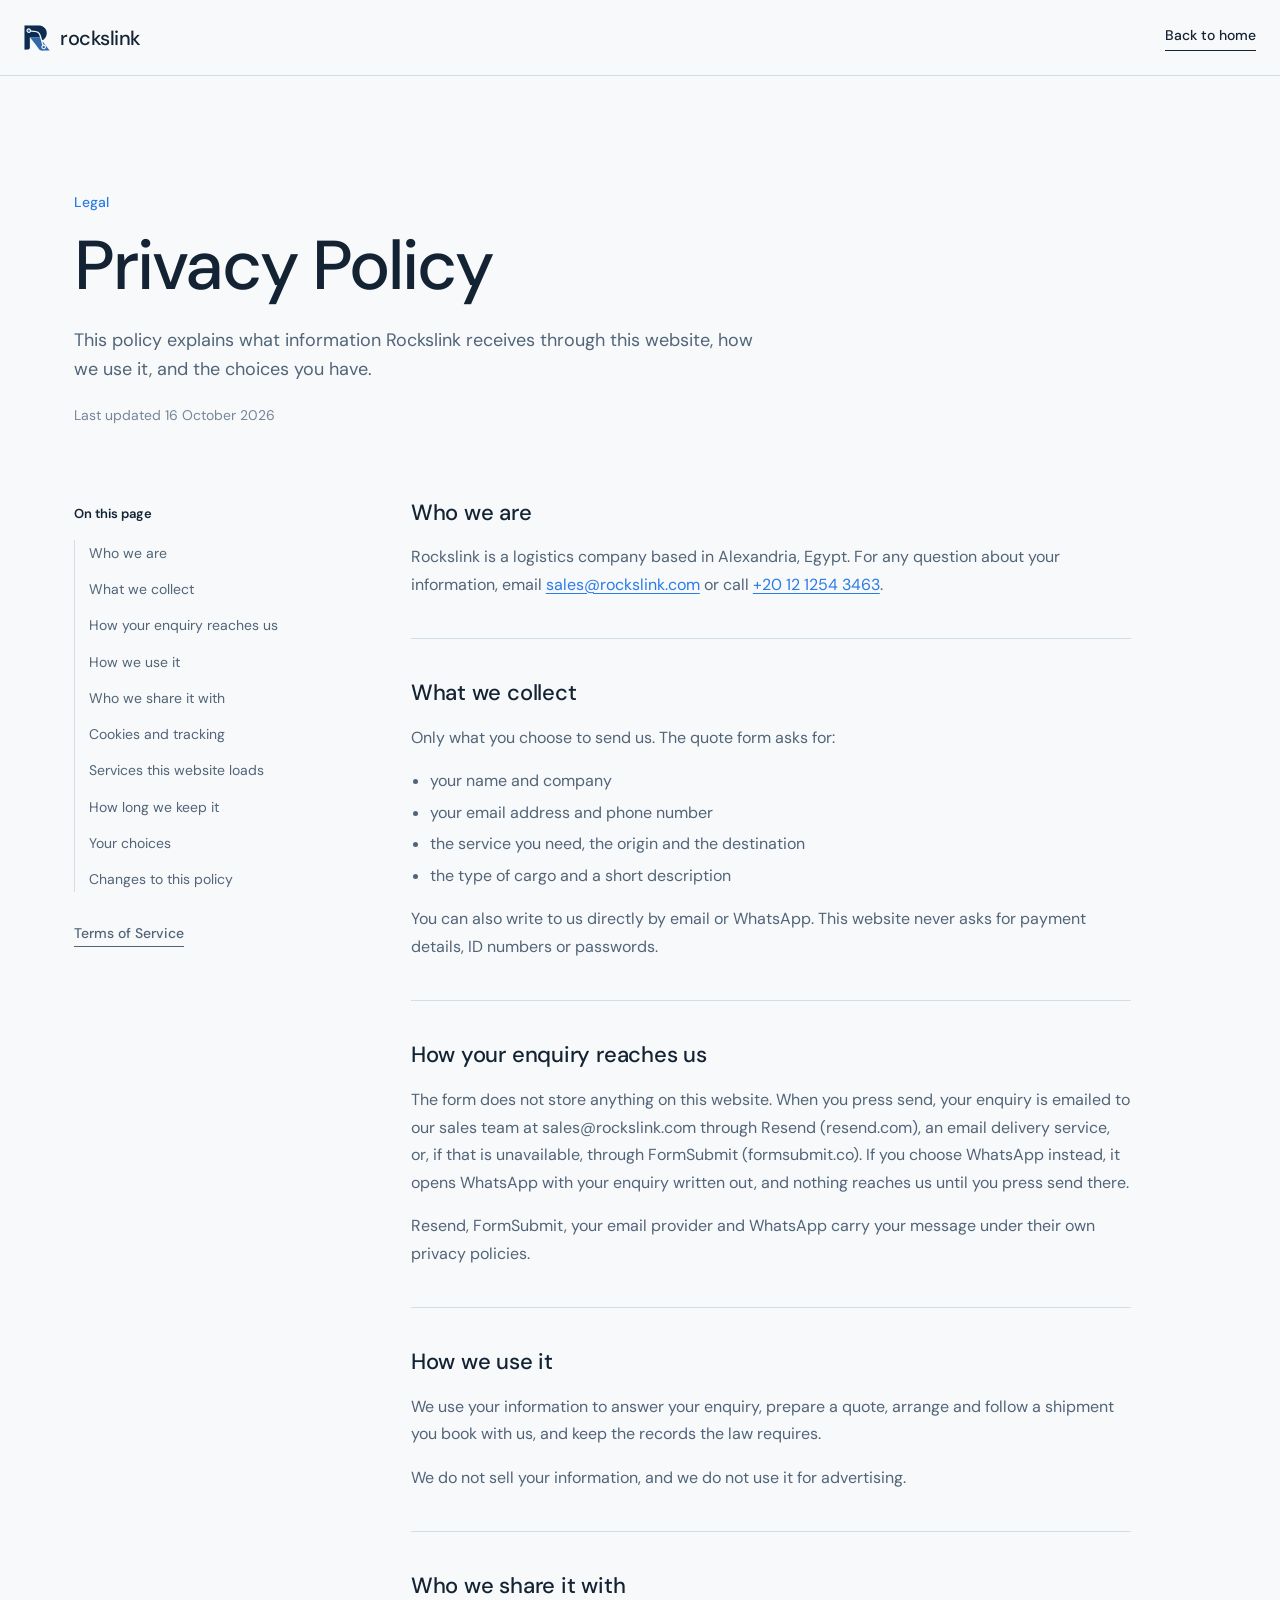
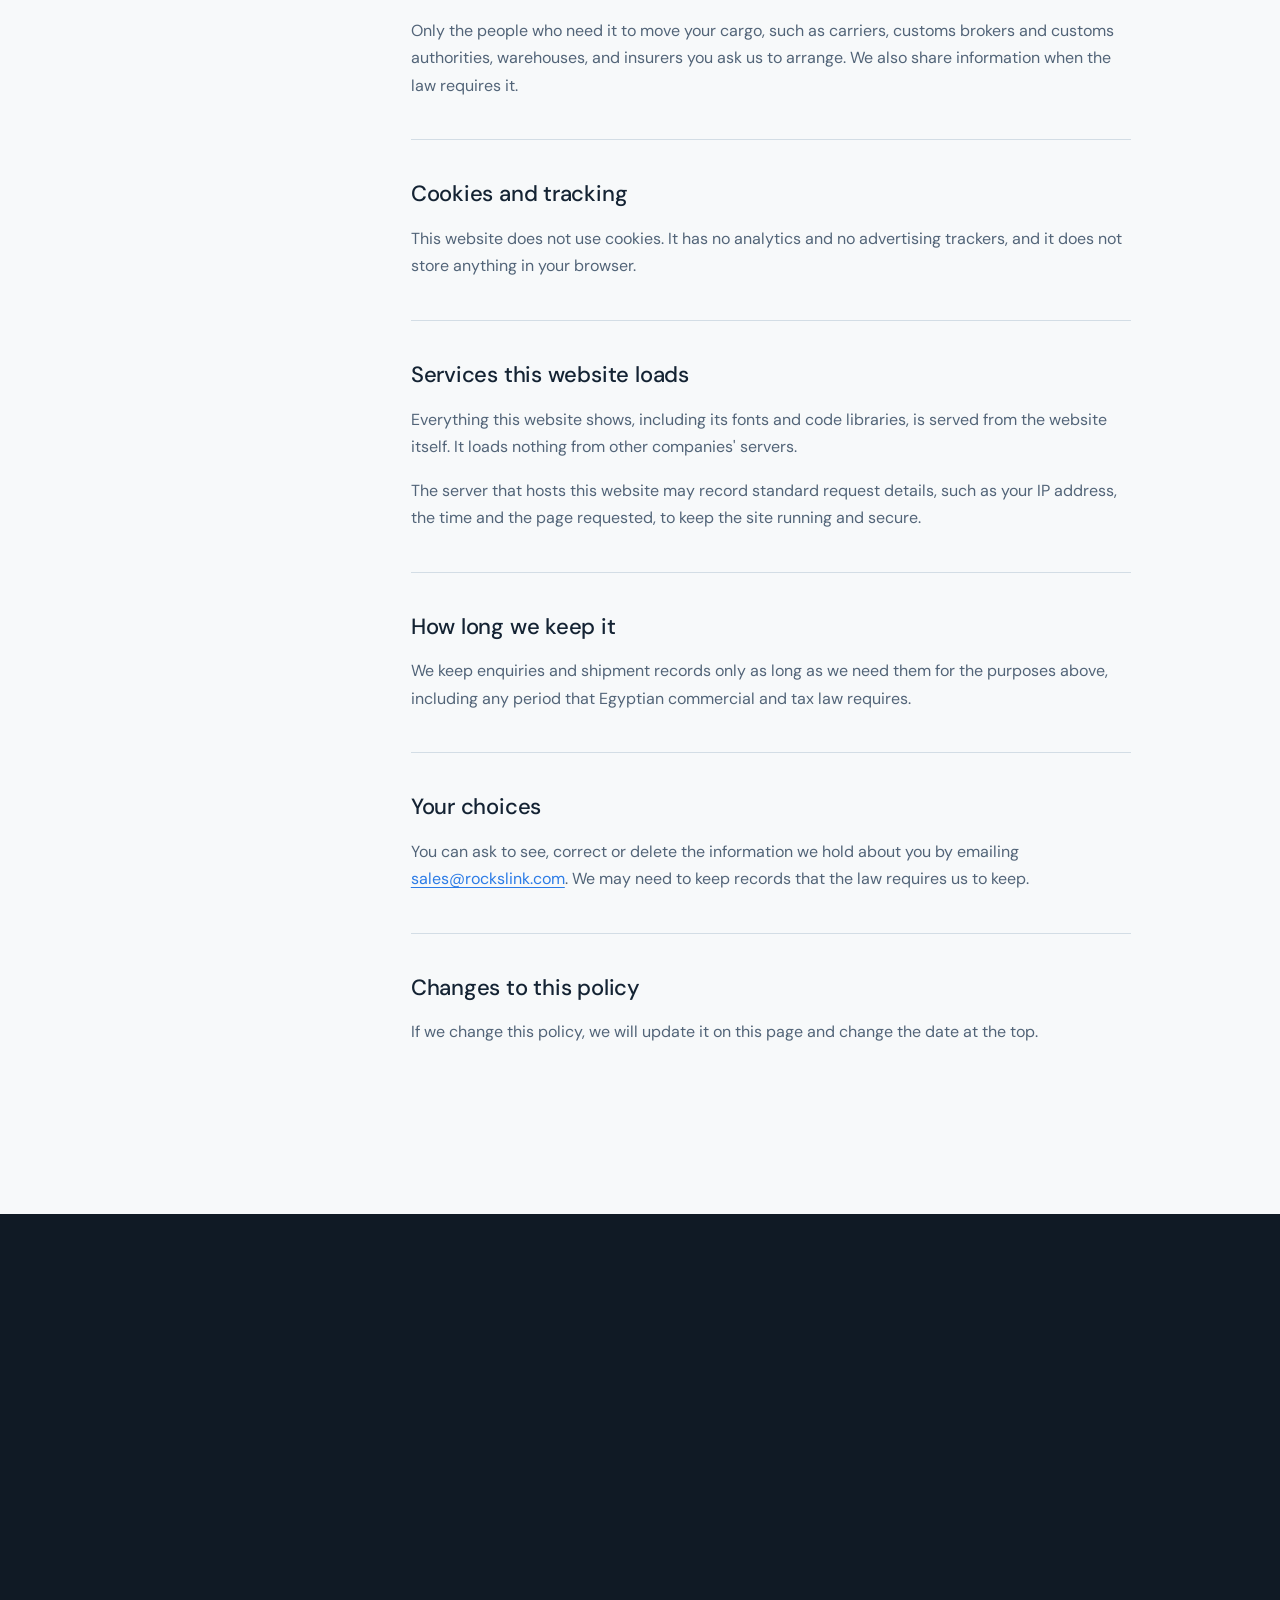
<file: privacy.html>
<!doctype html>
<html lang="en">
<head>
  <meta charset="utf-8" />
  <meta name="viewport" content="width=device-width, initial-scale=1" />
  <title>Privacy Policy | Rockslink</title>
  <meta name="description" content="How Rockslink handles the information you send through this website: what we collect, how your enquiry reaches us, and your choices. This site uses no cookies." />
  <link rel="canonical" href="https://rockslink.com/privacy.html" />
  <link rel="icon" href="favicon.ico" sizes="48x48" />
  <link rel="icon" type="image/svg+xml" href="assets/favicon.svg" />
  <link rel="apple-touch-icon" href="assets/apple-touch-icon.png" />
  <link rel="manifest" href="site.webmanifest" />
  <meta name="theme-color" content="#101a25" />
  <link rel="preload" href="assets/fonts/dm-sans-400-latin.woff2" as="font" type="font/woff2" crossorigin />
  <link rel="preload" href="assets/fonts/dm-sans-500-latin.woff2" as="font" type="font/woff2" crossorigin />
  <link rel="stylesheet" href="styles.css?v=20261028-7" />
</head>
<body class="page page--legal">
  <svg width="0" height="0" style="position:absolute" aria-hidden="true">
    <symbol id="mark" viewBox="47 39 148 148">
      <g style="opacity: var(--mark-c, 1)">
        <path style="fill: var(--mark-a, #0d2b50); stroke: var(--mark-a, #0d2b50)" stroke-width="0.25" stroke-linejoin="round" fill-rule="evenodd" d="M139 112.5C136.87 112.27 134.92 108.92 132.17 108.54C124.87 107.53 116.84 108.46 109.48 108.5C99.88 108.56 90.04 107.79 80.48 108.5C80.54 108.79 80.6 109.08 80.67 109.37C79.43 111.04 80.27 122.05 80.27 124.83C80.26 136.61 80.25 148.39 80.25 160.17C80.25 165.68 81.03 171.62 76.5 175.67C72.26 179.45 66.8 178.87 61.5 178.87C58.25 178.87 52.8 179.91 49.89 178.5C49.89 133.06 49.9 87.61 49.9 42.17C52.31 41 56.5 41.78 59.17 41.78C66.28 41.8 73.39 41.8 80.5 41.79C92.39 41.78 104.28 41.79 116.17 41.8C135.75 41.82 150.14 41.14 164.71 56.13C180.12 72 180.27 97.05 166.27 113.76C162.83 117.86 156.92 123.83 151.5 124.95C149.46 122.26 148.9 117.29 147.79 114.07C143.18 100.72 140.87 85.11 127.56 77.27C118.76 72.09 108.1 72.17 98.17 71.29C95.19 71.03 91.41 71.52 88.57 70.56C86.64 69.9 86.09 64.91 84.67 63.17C79.16 56.42 68.56 56.2 63.29 63.46C57.19 71.87 63.04 84.08 73.34 84.83C76.53 85.06 80.12 83.73 82.58 81.74C83.8 80.76 84.93 78.18 86.5 78.01C90.35 77.61 94.63 78.8 98.5 79.01C105.5 79.38 114.18 79.24 120.63 82.2C130.68 86.82 134.48 96.36 137.15 106.38C137.7 108.42 138.76 110.39 139 112.5Z" />
        <path style="fill: var(--mark-b, #3169a8); stroke: var(--mark-b, #3169a8)" stroke-width="0.25" stroke-linejoin="round" fill-rule="evenodd" d="M73.6 64.16C81.51 63.48 84.45 76.06 76.49 77.99C65.59 80.64 63.6 65.03 73.6 64.16ZM139 112.5C140.62 115 141.25 118.75 142.19 121.63C145.52 131.77 147.01 142.5 150.82 152.5C149.62 155.64 146.62 157.5 146.1 161.18C144.84 170.01 152.99 179.83 162.57 176.77C171.45 173.93 175.68 163.07 169.84 155.32C166.81 151.3 162.58 151.03 158.17 149.88C156.43 146.77 152.96 135.83 153.48 132.5C166.6 149.64 179.72 166.79 192.83 183.93C191.15 185.17 187.61 184.48 185.5 184.48C179.28 184.49 173.06 184.51 166.83 184.53C159.51 184.55 147.12 186.08 140.62 182.86C133.93 179.54 127.27 168.48 122.7 162.47C112.95 149.62 102.67 137.13 92.8 124.37C90.68 121.63 81.45 111.24 80.67 109.37C80.6 109.08 80.54 108.79 80.48 108.5C90.04 107.79 99.88 108.56 109.48 108.5C116.84 108.46 124.87 107.53 132.17 108.54C134.92 108.92 136.87 112.27 139 112.5ZM159.26 156.49C168.6 156.25 168.44 170.93 159.17 170.91C150.04 170.89 149.96 156.74 159.26 156.49Z" />
      </g>
      <path style="fill: currentColor; opacity: var(--mark-w, 0)" fill-rule="evenodd" transform="matrix(0.2151 0 0 0.2173 0.09 -2.84)" d="M699.5 581.4C692.84 564.86 688.68 546.92 683.58 529.84C677.42 509.23 670.56 488.83 664.36 468.24C659.69 452.71 655.55 436.53 648.69 421.79C634.82 391.98 611.02 367.49 581.5 352.99C571.06 347.86 559.91 343.47 548.48 341.15C530.65 337.52 512.59 338.08 494.5 337.71C477.84 337.37 461.17 336.99 444.5 336.94C433.29 336.9 421.36 337.91 410.27 336.5C408.4 322.91 405.99 311.06 397.95 299.57C379.08 272.59 340.33 264.61 312.15 281.62C295.77 291.52 284.8 308.46 281.56 327.2C280.11 335.57 280.43 344.48 282.71 352.66C285.12 361.26 288.53 369.32 294.03 376.43C313.54 401.66 350.73 409.91 378.31 392.83C384.88 388.76 390.52 383.9 395.49 377.97C397.5 375.57 399.35 370.52 402.51 369.79C407.03 368.75 412.87 369.9 417.5 369.95C428.5 370.07 439.5 369.99 450.5 370.22C465.16 370.53 479.83 370.71 494.5 370.91C509.43 371.11 523.79 370.94 538.45 374.2C571.86 381.61 600.23 407.1 615.31 437.23C626.91 460.4 632.26 486.86 640.05 511.46C651.72 548.33 663.05 585.33 674.21 622.36C680.44 643.04 687.11 663.6 693.29 684.3C696.14 693.84 701.43 705.72 701.91 715.5C661.52 742.21 662.63 802.29 705.28 826.24C712.03 830.03 719.81 832.83 727.5 833.91C736.86 835.22 746.23 834.26 755.28 831.68C798.74 819.33 813.81 766.15 787.9 730.66C778.89 718.32 764.3 709.34 749.39 706.29C745.14 705.42 740.77 705.42 736.5 704.82C727.14 673.05 717.79 641.27 708.43 609.5C712.75 613.59 716.21 618.92 719.97 623.54C727.74 633.1 735.54 642.63 743.2 652.28C774.03 691.12 802.52 731.73 831.54 771.93C845.38 791.09 859.26 810.22 873.06 829.4C877.68 835.82 882.07 842.4 886.6 848.87C889.9 853.58 893.83 858.2 896.07 863.5C888.99 864.24 881.63 863.8 874.5 863.79C862.17 863.78 849.83 863.78 837.5 863.79C798.5 863.8 759.5 863.75 720.5 863.78C703.17 863.8 685.83 863.77 668.5 863.79C663.11 863.8 649.5 865.06 645.06 863.41C641.93 862.25 638.82 858.24 636.7 855.78C631.43 849.67 626.78 843.07 621.85 836.69C604.55 814.28 587.61 791.59 570.45 769.07C526.05 710.8 481.24 652.71 437.69 593.8C424.39 575.81 410.62 558.17 397.14 540.31C389.5 530.19 382.28 519.16 373.5 509.99C371.18 517.25 372.68 526.79 372.67 534.5C372.66 551.83 372.6 569.17 372.64 586.5C372.75 643.5 372.89 700.5 372.68 757.5C372.55 792.92 379.99 835.97 342.97 856.45C326.33 865.65 307.85 863.8 289.5 863.79C271.19 863.77 249.38 865.31 231.5 863.5C231.5 643.17 231.5 422.83 231.5 202.5C244.09 201.75 256.89 202.36 269.5 202.39C292.17 202.43 314.83 202.35 337.5 202.37C403.17 202.43 468.83 202.34 534.5 202.38C603.84 202.43 670.06 195.22 731.72 233.77C753.9 247.63 773.34 265.85 787.89 287.65C809.8 320.51 820.72 360.19 820.86 399.5C821.08 462.44 797.19 518.43 745.66 556.1C731.73 566.28 716.06 576.16 699.5 581.4ZM337.79 304.41C342.58 303.34 347.63 303.32 352.45 304.21C387.27 310.58 387.58 361.48 353.47 369.91C348.84 371.06 344.14 371.21 339.46 370.24C304.07 362.92 302.31 312.4 337.79 304.41ZM732.71 736.38C768.46 731.52 784.01 779.43 754.17 798.64C749.5 801.65 744.08 802.95 738.58 803.42C718.83 805.13 701.47 786.96 703 767.5C704.27 751.33 716.76 738.55 732.71 736.38Z" />
    </symbol>
  </svg>

  <header class="page-nav">
    <a href="./" class="nav__brand" aria-label="Rockslink home">
      <svg class="logo-mark" viewBox="0 0 148 148" aria-hidden="true"><use href="#mark" /></svg>
      <span class="nav__word">rockslink</span>
    </a>
    <a href="./" class="text-link">Back to home</a>
  </header>

  <main class="legal" id="top">
    <header class="legal__head">
      <p class="legal__kicker">Legal</p>
      <h1 class="legal__title">Privacy Policy</h1>
      <p class="legal__lede">This policy explains what information Rockslink receives through this website, how we use it, and the choices you have.</p>
      <p class="legal__date">Last updated 16 October 2026</p>
    </header>
    <div class="legal__body">
      <nav class="legal__toc" aria-label="On this page">
        <p class="legal__toc-title">On this page</p>
        <ol><li><a href="#who">Who we are</a></li><li><a href="#collect">What we collect</a></li><li><a href="#enquiry">How your enquiry reaches us</a></li><li><a href="#use">How we use it</a></li><li><a href="#share">Who we share it with</a></li><li><a href="#cookies">Cookies and tracking</a></li><li><a href="#services">Services this website loads</a></li><li><a href="#keep">How long we keep it</a></li><li><a href="#choices">Your choices</a></li><li><a href="#changes">Changes to this policy</a></li></ol>
        <a class="legal__other" href="terms.html">Terms of Service</a>
      </nav>
      <div class="legal__text">
        <section id="who" aria-labelledby="who-h">
          <h2 id="who-h">Who we are</h2>
          <p>Rockslink is a logistics company based in Alexandria, Egypt. For any question about your information, email <a href="mailto:sales@rockslink.com">sales@rockslink.com</a> or call <a href="tel:+201212543463">+20 12 1254 3463</a>.</p>
        </section>
        <section id="collect" aria-labelledby="collect-h">
          <h2 id="collect-h">What we collect</h2>
          <p>Only what you choose to send us. The quote form asks for:</p>
          <ul><li>your name and company</li><li>your email address and phone number</li><li>the service you need, the origin and the destination</li><li>the type of cargo and a short description</li></ul>
          <p>You can also write to us directly by email or WhatsApp. This website never asks for payment details, ID numbers or passwords.</p>
        </section>
        <section id="enquiry" aria-labelledby="enquiry-h">
          <h2 id="enquiry-h">How your enquiry reaches us</h2>
          <p>The form does not store anything on this website. When you press send, your enquiry is emailed to our sales team at sales@rockslink.com through Resend (resend.com), an email delivery service, or, if that is unavailable, through FormSubmit (formsubmit.co). If you choose WhatsApp instead, it opens WhatsApp with your enquiry written out, and nothing reaches us until you press send there.</p>
          <p>Resend, FormSubmit, your email provider and WhatsApp carry your message under their own privacy policies.</p>
        </section>
        <section id="use" aria-labelledby="use-h">
          <h2 id="use-h">How we use it</h2>
          <p>We use your information to answer your enquiry, prepare a quote, arrange and follow a shipment you book with us, and keep the records the law requires.</p>
          <p>We do not sell your information, and we do not use it for advertising.</p>
        </section>
        <section id="share" aria-labelledby="share-h">
          <h2 id="share-h">Who we share it with</h2>
          <p>Only the people who need it to move your cargo, such as carriers, customs brokers and customs authorities, warehouses, and insurers you ask us to arrange. We also share information when the law requires it.</p>
        </section>
        <section id="cookies" aria-labelledby="cookies-h">
          <h2 id="cookies-h">Cookies and tracking</h2>
          <p>This website does not use cookies. It has no analytics and no advertising trackers, and it does not store anything in your browser.</p>
        </section>
        <section id="services" aria-labelledby="services-h">
          <h2 id="services-h">Services this website loads</h2>
          <p>Everything this website shows, including its fonts and code libraries, is served from the website itself. It loads nothing from other companies' servers.</p>
          <p>The server that hosts this website may record standard request details, such as your IP address, the time and the page requested, to keep the site running and secure.</p>
        </section>
        <section id="keep" aria-labelledby="keep-h">
          <h2 id="keep-h">How long we keep it</h2>
          <p>We keep enquiries and shipment records only as long as we need them for the purposes above, including any period that Egyptian commercial and tax law requires.</p>
        </section>
        <section id="choices" aria-labelledby="choices-h">
          <h2 id="choices-h">Your choices</h2>
          <p>You can ask to see, correct or delete the information we hold about you by emailing <a href="mailto:sales@rockslink.com">sales@rockslink.com</a>. We may need to keep records that the law requires us to keep.</p>
        </section>
        <section id="changes" aria-labelledby="changes-h">
          <h2 id="changes-h">Changes to this policy</h2>
          <p>If we change this policy, we will update it on this page and change the date at the top.</p>
        </section>
      </div>
    </div>
  </main>

  <footer class="footer">
    <div class="footer__top">
      <div class="footer__brand">
        <a href="./" class="nav__brand" aria-label="Rockslink home">
          <svg class="logo-mark" viewBox="0 0 148 148" aria-hidden="true"><use href="#mark" /></svg>
          <span class="nav__word">rockslink</span>
        </a>
        <p class="footer__copy">&copy; <span id="year">2026</span> Rockslink. All rights reserved.</p>
        <p class="footer__credit">Designed and Developed by <a href="https://ah-studio.site" target="_blank" rel="noopener">ah-studio.site</a></p>
      </div>
      <nav class="footer__cols" aria-label="Footer">
        <div>
          <p class="footer__label">Pages</p>
          <ul><li><a href="./">Home</a></li><li><a href="./#about">About</a></li><li><a href="./#services">Services</a></li><li><a href="./#faq">FAQ</a></li><li><a href="./#contact">Contact</a></li></ul>
        </div>
        <div>
          <p class="footer__label">Contact</p>
          <ul><li><a href="tel:+201212543463">+20 12 1254 3463</a></li><li><a href="mailto:sales@rockslink.com">sales@rockslink.com</a></li><li><a href="https://wa.me/201212543463" target="_blank" rel="noopener">WhatsApp</a></li><li><span>Alexandria, Egypt</span></li></ul>
        </div>
        <div>
          <p class="footer__label">Socials</p>
          <ul><li><a href="#" target="_blank" rel="noopener">LinkedIn</a></li><li><a href="#" target="_blank" rel="noopener">Facebook</a></li><li><a href="#" target="_blank" rel="noopener">Instagram</a></li></ul>
        </div>
        <div>
          <p class="footer__label">Legal</p>
          <ul><li><a href="privacy.html">Privacy Policy</a></li><li><a href="terms.html">Terms of Service</a></li></ul>
        </div>
      </nav>
    </div>
    <div class="footer__word" aria-hidden="true"><span>rockslink</span></div>
  </footer>
  <button type="button" class="to-top" id="toTop" aria-label="Back to top"><svg viewBox="0 0 16 16" aria-hidden="true"><path d="M8 13V3M4 7l4-4 4 4" /></svg></button>
  <script>
    document.getElementById("year").textContent = new Date().getFullYear();
    const toTop = document.getElementById("toTop");
    const show = () => toTop.classList.toggle("is-on", window.scrollY > window.innerHeight * 0.8);
    window.addEventListener("scroll", show, { passive: true });
    show();
    toTop.addEventListener("click", () => window.scrollTo({ top: 0, behavior: matchMedia("(prefers-reduced-motion: reduce)").matches ? "auto" : "smooth" }));
  </script>
</body>
</html>
</file>
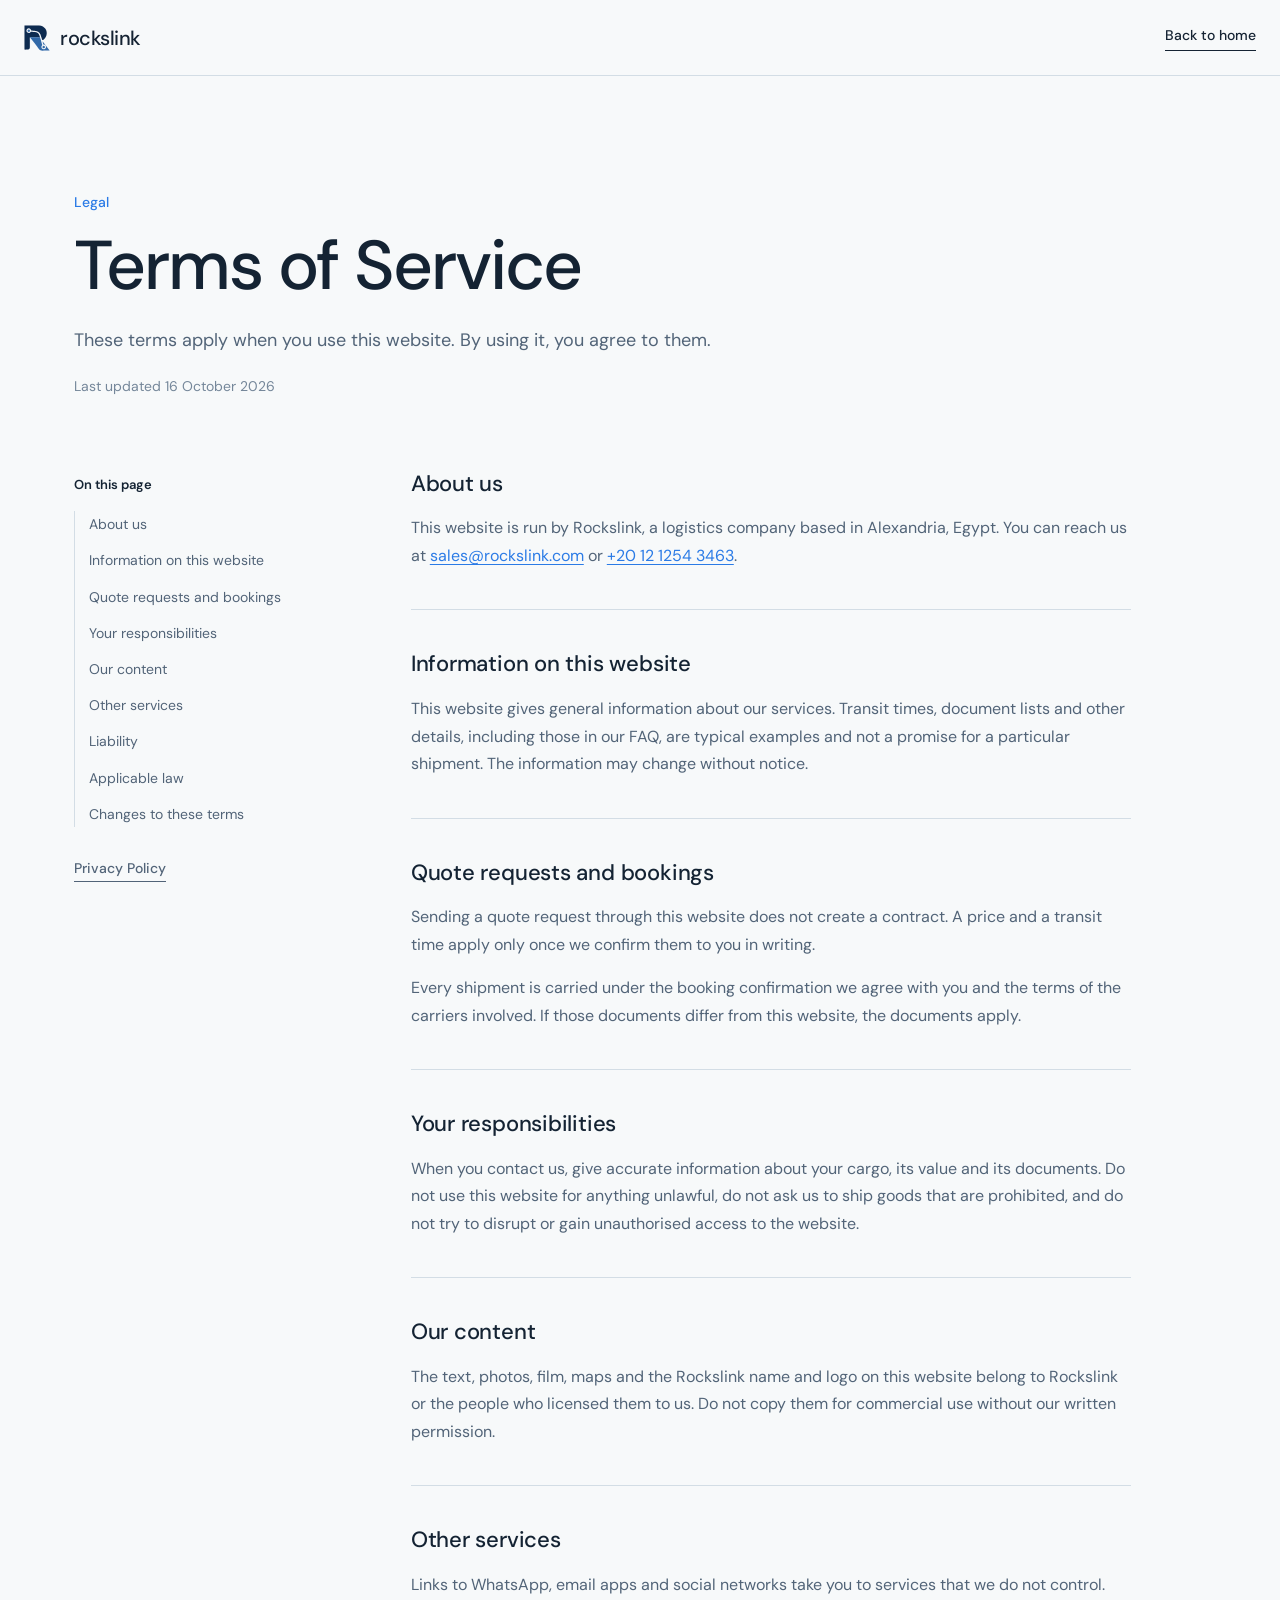
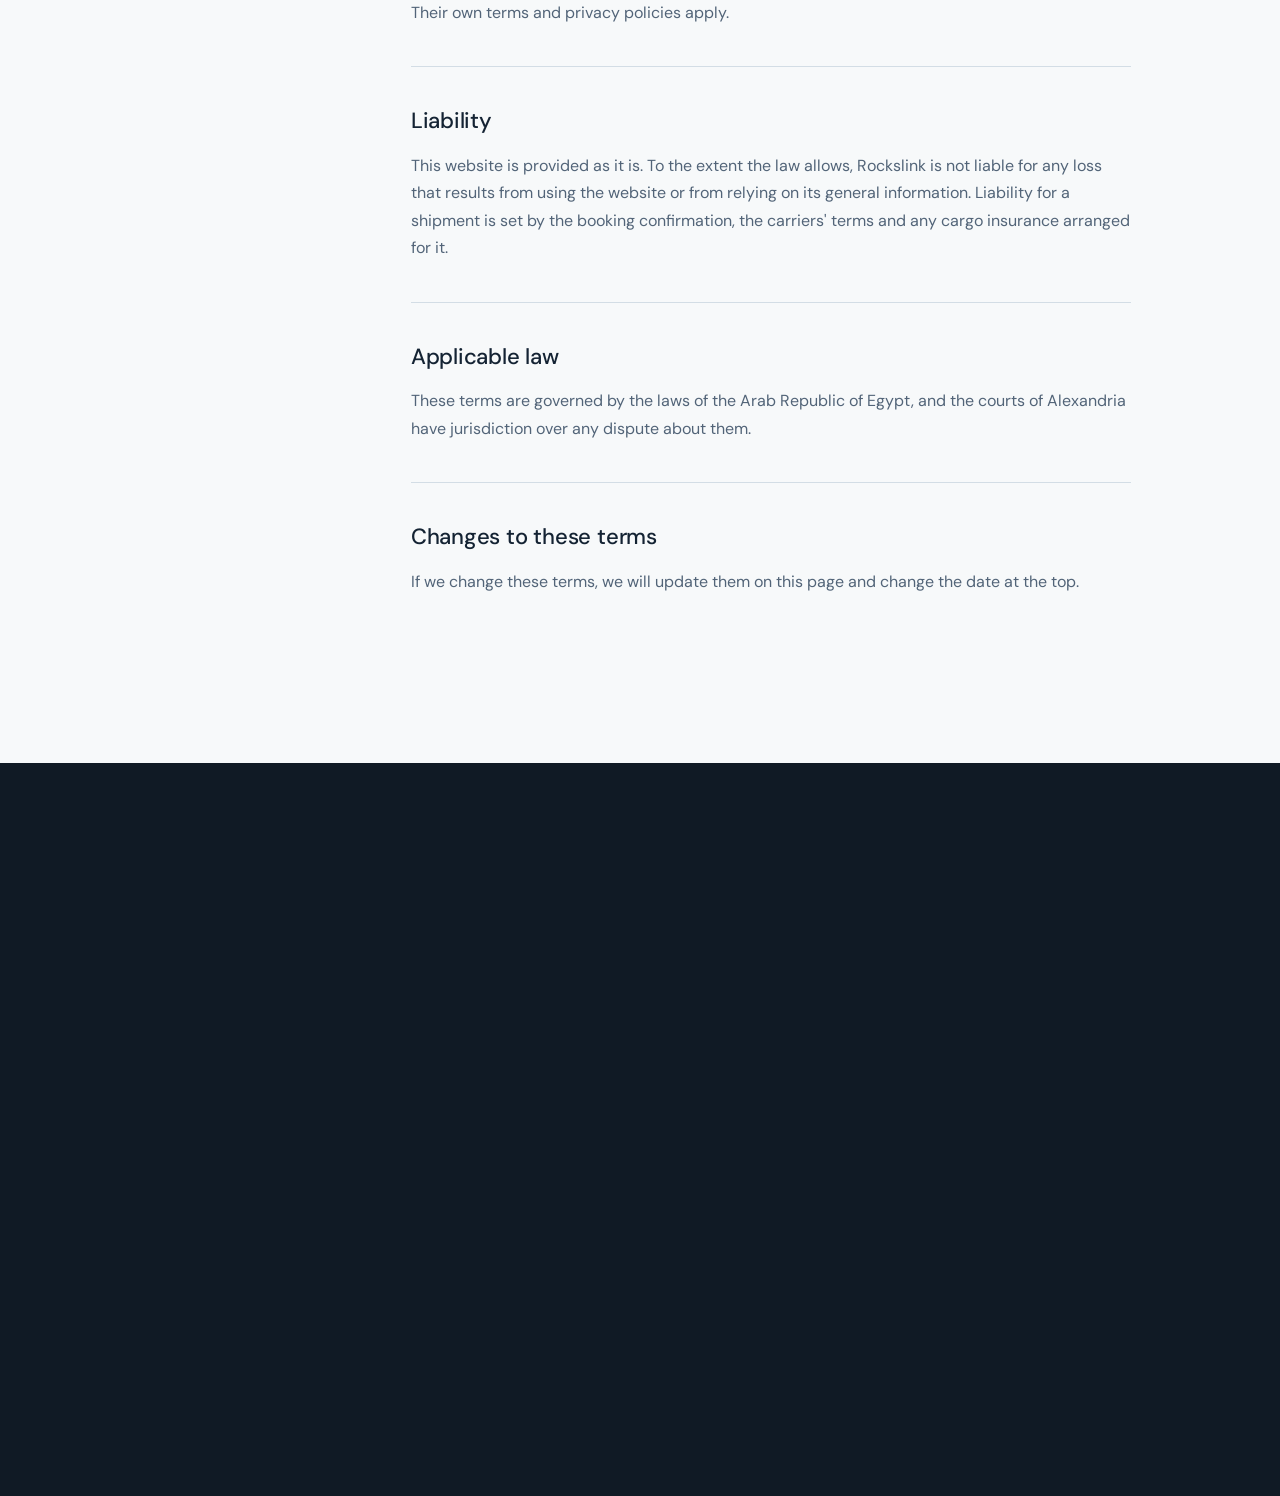
<file: terms.html>
<!doctype html>
<html lang="en">
<head>
  <meta charset="utf-8" />
  <meta name="viewport" content="width=device-width, initial-scale=1" />
  <title>Terms of Service | Rockslink</title>
  <meta name="description" content="The terms for using the Rockslink website: the information on it, quote requests and bookings, your responsibilities, and the law that applies." />
  <link rel="canonical" href="https://rockslink.com/terms.html" />
  <link rel="icon" href="favicon.ico" sizes="48x48" />
  <link rel="icon" type="image/svg+xml" href="assets/favicon.svg" />
  <link rel="apple-touch-icon" href="assets/apple-touch-icon.png" />
  <link rel="manifest" href="site.webmanifest" />
  <meta name="theme-color" content="#101a25" />
  <link rel="preload" href="assets/fonts/dm-sans-400-latin.woff2" as="font" type="font/woff2" crossorigin />
  <link rel="preload" href="assets/fonts/dm-sans-500-latin.woff2" as="font" type="font/woff2" crossorigin />
  <link rel="stylesheet" href="styles.css?v=20261028-7" />
</head>
<body class="page page--legal">
  <svg width="0" height="0" style="position:absolute" aria-hidden="true">
    <symbol id="mark" viewBox="47 39 148 148">
      <g style="opacity: var(--mark-c, 1)">
        <path style="fill: var(--mark-a, #0d2b50); stroke: var(--mark-a, #0d2b50)" stroke-width="0.25" stroke-linejoin="round" fill-rule="evenodd" d="M139 112.5C136.87 112.27 134.92 108.92 132.17 108.54C124.87 107.53 116.84 108.46 109.48 108.5C99.88 108.56 90.04 107.79 80.48 108.5C80.54 108.79 80.6 109.08 80.67 109.37C79.43 111.04 80.27 122.05 80.27 124.83C80.26 136.61 80.25 148.39 80.25 160.17C80.25 165.68 81.03 171.62 76.5 175.67C72.26 179.45 66.8 178.87 61.5 178.87C58.25 178.87 52.8 179.91 49.89 178.5C49.89 133.06 49.9 87.61 49.9 42.17C52.31 41 56.5 41.78 59.17 41.78C66.28 41.8 73.39 41.8 80.5 41.79C92.39 41.78 104.28 41.79 116.17 41.8C135.75 41.82 150.14 41.14 164.71 56.13C180.12 72 180.27 97.05 166.27 113.76C162.83 117.86 156.92 123.83 151.5 124.95C149.46 122.26 148.9 117.29 147.79 114.07C143.18 100.72 140.87 85.11 127.56 77.27C118.76 72.09 108.1 72.17 98.17 71.29C95.19 71.03 91.41 71.52 88.57 70.56C86.64 69.9 86.09 64.91 84.67 63.17C79.16 56.42 68.56 56.2 63.29 63.46C57.19 71.87 63.04 84.08 73.34 84.83C76.53 85.06 80.12 83.73 82.58 81.74C83.8 80.76 84.93 78.18 86.5 78.01C90.35 77.61 94.63 78.8 98.5 79.01C105.5 79.38 114.18 79.24 120.63 82.2C130.68 86.82 134.48 96.36 137.15 106.38C137.7 108.42 138.76 110.39 139 112.5Z" />
        <path style="fill: var(--mark-b, #3169a8); stroke: var(--mark-b, #3169a8)" stroke-width="0.25" stroke-linejoin="round" fill-rule="evenodd" d="M73.6 64.16C81.51 63.48 84.45 76.06 76.49 77.99C65.59 80.64 63.6 65.03 73.6 64.16ZM139 112.5C140.62 115 141.25 118.75 142.19 121.63C145.52 131.77 147.01 142.5 150.82 152.5C149.62 155.64 146.62 157.5 146.1 161.18C144.84 170.01 152.99 179.83 162.57 176.77C171.45 173.93 175.68 163.07 169.84 155.32C166.81 151.3 162.58 151.03 158.17 149.88C156.43 146.77 152.96 135.83 153.48 132.5C166.6 149.64 179.72 166.79 192.83 183.93C191.15 185.17 187.61 184.48 185.5 184.48C179.28 184.49 173.06 184.51 166.83 184.53C159.51 184.55 147.12 186.08 140.62 182.86C133.93 179.54 127.27 168.48 122.7 162.47C112.95 149.62 102.67 137.13 92.8 124.37C90.68 121.63 81.45 111.24 80.67 109.37C80.6 109.08 80.54 108.79 80.48 108.5C90.04 107.79 99.88 108.56 109.48 108.5C116.84 108.46 124.87 107.53 132.17 108.54C134.92 108.92 136.87 112.27 139 112.5ZM159.26 156.49C168.6 156.25 168.44 170.93 159.17 170.91C150.04 170.89 149.96 156.74 159.26 156.49Z" />
      </g>
      <path style="fill: currentColor; opacity: var(--mark-w, 0)" fill-rule="evenodd" transform="matrix(0.2151 0 0 0.2173 0.09 -2.84)" d="M699.5 581.4C692.84 564.86 688.68 546.92 683.58 529.84C677.42 509.23 670.56 488.83 664.36 468.24C659.69 452.71 655.55 436.53 648.69 421.79C634.82 391.98 611.02 367.49 581.5 352.99C571.06 347.86 559.91 343.47 548.48 341.15C530.65 337.52 512.59 338.08 494.5 337.71C477.84 337.37 461.17 336.99 444.5 336.94C433.29 336.9 421.36 337.91 410.27 336.5C408.4 322.91 405.99 311.06 397.95 299.57C379.08 272.59 340.33 264.61 312.15 281.62C295.77 291.52 284.8 308.46 281.56 327.2C280.11 335.57 280.43 344.48 282.71 352.66C285.12 361.26 288.53 369.32 294.03 376.43C313.54 401.66 350.73 409.91 378.31 392.83C384.88 388.76 390.52 383.9 395.49 377.97C397.5 375.57 399.35 370.52 402.51 369.79C407.03 368.75 412.87 369.9 417.5 369.95C428.5 370.07 439.5 369.99 450.5 370.22C465.16 370.53 479.83 370.71 494.5 370.91C509.43 371.11 523.79 370.94 538.45 374.2C571.86 381.61 600.23 407.1 615.31 437.23C626.91 460.4 632.26 486.86 640.05 511.46C651.72 548.33 663.05 585.33 674.21 622.36C680.44 643.04 687.11 663.6 693.29 684.3C696.14 693.84 701.43 705.72 701.91 715.5C661.52 742.21 662.63 802.29 705.28 826.24C712.03 830.03 719.81 832.83 727.5 833.91C736.86 835.22 746.23 834.26 755.28 831.68C798.74 819.33 813.81 766.15 787.9 730.66C778.89 718.32 764.3 709.34 749.39 706.29C745.14 705.42 740.77 705.42 736.5 704.82C727.14 673.05 717.79 641.27 708.43 609.5C712.75 613.59 716.21 618.92 719.97 623.54C727.74 633.1 735.54 642.63 743.2 652.28C774.03 691.12 802.52 731.73 831.54 771.93C845.38 791.09 859.26 810.22 873.06 829.4C877.68 835.82 882.07 842.4 886.6 848.87C889.9 853.58 893.83 858.2 896.07 863.5C888.99 864.24 881.63 863.8 874.5 863.79C862.17 863.78 849.83 863.78 837.5 863.79C798.5 863.8 759.5 863.75 720.5 863.78C703.17 863.8 685.83 863.77 668.5 863.79C663.11 863.8 649.5 865.06 645.06 863.41C641.93 862.25 638.82 858.24 636.7 855.78C631.43 849.67 626.78 843.07 621.85 836.69C604.55 814.28 587.61 791.59 570.45 769.07C526.05 710.8 481.24 652.71 437.69 593.8C424.39 575.81 410.62 558.17 397.14 540.31C389.5 530.19 382.28 519.16 373.5 509.99C371.18 517.25 372.68 526.79 372.67 534.5C372.66 551.83 372.6 569.17 372.64 586.5C372.75 643.5 372.89 700.5 372.68 757.5C372.55 792.92 379.99 835.97 342.97 856.45C326.33 865.65 307.85 863.8 289.5 863.79C271.19 863.77 249.38 865.31 231.5 863.5C231.5 643.17 231.5 422.83 231.5 202.5C244.09 201.75 256.89 202.36 269.5 202.39C292.17 202.43 314.83 202.35 337.5 202.37C403.17 202.43 468.83 202.34 534.5 202.38C603.84 202.43 670.06 195.22 731.72 233.77C753.9 247.63 773.34 265.85 787.89 287.65C809.8 320.51 820.72 360.19 820.86 399.5C821.08 462.44 797.19 518.43 745.66 556.1C731.73 566.28 716.06 576.16 699.5 581.4ZM337.79 304.41C342.58 303.34 347.63 303.32 352.45 304.21C387.27 310.58 387.58 361.48 353.47 369.91C348.84 371.06 344.14 371.21 339.46 370.24C304.07 362.92 302.31 312.4 337.79 304.41ZM732.71 736.38C768.46 731.52 784.01 779.43 754.17 798.64C749.5 801.65 744.08 802.95 738.58 803.42C718.83 805.13 701.47 786.96 703 767.5C704.27 751.33 716.76 738.55 732.71 736.38Z" />
    </symbol>
  </svg>

  <header class="page-nav">
    <a href="./" class="nav__brand" aria-label="Rockslink home">
      <svg class="logo-mark" viewBox="0 0 148 148" aria-hidden="true"><use href="#mark" /></svg>
      <span class="nav__word">rockslink</span>
    </a>
    <a href="./" class="text-link">Back to home</a>
  </header>

  <main class="legal" id="top">
    <header class="legal__head">
      <p class="legal__kicker">Legal</p>
      <h1 class="legal__title">Terms of Service</h1>
      <p class="legal__lede">These terms apply when you use this website. By using it, you agree to them.</p>
      <p class="legal__date">Last updated 16 October 2026</p>
    </header>
    <div class="legal__body">
      <nav class="legal__toc" aria-label="On this page">
        <p class="legal__toc-title">On this page</p>
        <ol><li><a href="#about">About us</a></li><li><a href="#info">Information on this website</a></li><li><a href="#quotes">Quote requests and bookings</a></li><li><a href="#you">Your responsibilities</a></li><li><a href="#ip">Our content</a></li><li><a href="#links">Other services</a></li><li><a href="#liability">Liability</a></li><li><a href="#law">Applicable law</a></li><li><a href="#changes">Changes to these terms</a></li></ol>
        <a class="legal__other" href="privacy.html">Privacy Policy</a>
      </nav>
      <div class="legal__text">
        <section id="about" aria-labelledby="about-h">
          <h2 id="about-h">About us</h2>
          <p>This website is run by Rockslink, a logistics company based in Alexandria, Egypt. You can reach us at <a href="mailto:sales@rockslink.com">sales@rockslink.com</a> or <a href="tel:+201212543463">+20 12 1254 3463</a>.</p>
        </section>
        <section id="info" aria-labelledby="info-h">
          <h2 id="info-h">Information on this website</h2>
          <p>This website gives general information about our services. Transit times, document lists and other details, including those in our FAQ, are typical examples and not a promise for a particular shipment. The information may change without notice.</p>
        </section>
        <section id="quotes" aria-labelledby="quotes-h">
          <h2 id="quotes-h">Quote requests and bookings</h2>
          <p>Sending a quote request through this website does not create a contract. A price and a transit time apply only once we confirm them to you in writing.</p>
          <p>Every shipment is carried under the booking confirmation we agree with you and the terms of the carriers involved. If those documents differ from this website, the documents apply.</p>
        </section>
        <section id="you" aria-labelledby="you-h">
          <h2 id="you-h">Your responsibilities</h2>
          <p>When you contact us, give accurate information about your cargo, its value and its documents. Do not use this website for anything unlawful, do not ask us to ship goods that are prohibited, and do not try to disrupt or gain unauthorised access to the website.</p>
        </section>
        <section id="ip" aria-labelledby="ip-h">
          <h2 id="ip-h">Our content</h2>
          <p>The text, photos, film, maps and the Rockslink name and logo on this website belong to Rockslink or the people who licensed them to us. Do not copy them for commercial use without our written permission.</p>
        </section>
        <section id="links" aria-labelledby="links-h">
          <h2 id="links-h">Other services</h2>
          <p>Links to WhatsApp, email apps and social networks take you to services that we do not control. Their own terms and privacy policies apply.</p>
        </section>
        <section id="liability" aria-labelledby="liability-h">
          <h2 id="liability-h">Liability</h2>
          <p>This website is provided as it is. To the extent the law allows, Rockslink is not liable for any loss that results from using the website or from relying on its general information. Liability for a shipment is set by the booking confirmation, the carriers' terms and any cargo insurance arranged for it.</p>
        </section>
        <section id="law" aria-labelledby="law-h">
          <h2 id="law-h">Applicable law</h2>
          <p>These terms are governed by the laws of the Arab Republic of Egypt, and the courts of Alexandria have jurisdiction over any dispute about them.</p>
        </section>
        <section id="changes" aria-labelledby="changes-h">
          <h2 id="changes-h">Changes to these terms</h2>
          <p>If we change these terms, we will update them on this page and change the date at the top.</p>
        </section>
      </div>
    </div>
  </main>

  <footer class="footer">
    <div class="footer__top">
      <div class="footer__brand">
        <a href="./" class="nav__brand" aria-label="Rockslink home">
          <svg class="logo-mark" viewBox="0 0 148 148" aria-hidden="true"><use href="#mark" /></svg>
          <span class="nav__word">rockslink</span>
        </a>
        <p class="footer__copy">&copy; <span id="year">2026</span> Rockslink. All rights reserved.</p>
        <p class="footer__credit">Designed and Developed by <a href="https://ah-studio.site" target="_blank" rel="noopener">ah-studio.site</a></p>
      </div>
      <nav class="footer__cols" aria-label="Footer">
        <div>
          <p class="footer__label">Pages</p>
          <ul><li><a href="./">Home</a></li><li><a href="./#about">About</a></li><li><a href="./#services">Services</a></li><li><a href="./#faq">FAQ</a></li><li><a href="./#contact">Contact</a></li></ul>
        </div>
        <div>
          <p class="footer__label">Contact</p>
          <ul><li><a href="tel:+201212543463">+20 12 1254 3463</a></li><li><a href="mailto:sales@rockslink.com">sales@rockslink.com</a></li><li><a href="https://wa.me/201212543463" target="_blank" rel="noopener">WhatsApp</a></li><li><span>Alexandria, Egypt</span></li></ul>
        </div>
        <div>
          <p class="footer__label">Socials</p>
          <ul><li><a href="#" target="_blank" rel="noopener">LinkedIn</a></li><li><a href="#" target="_blank" rel="noopener">Facebook</a></li><li><a href="#" target="_blank" rel="noopener">Instagram</a></li></ul>
        </div>
        <div>
          <p class="footer__label">Legal</p>
          <ul><li><a href="privacy.html">Privacy Policy</a></li><li><a href="terms.html">Terms of Service</a></li></ul>
        </div>
      </nav>
    </div>
    <div class="footer__word" aria-hidden="true"><span>rockslink</span></div>
  </footer>
  <button type="button" class="to-top" id="toTop" aria-label="Back to top"><svg viewBox="0 0 16 16" aria-hidden="true"><path d="M8 13V3M4 7l4-4 4 4" /></svg></button>
  <script>
    document.getElementById("year").textContent = new Date().getFullYear();
    const toTop = document.getElementById("toTop");
    const show = () => toTop.classList.toggle("is-on", window.scrollY > window.innerHeight * 0.8);
    window.addEventListener("scroll", show, { passive: true });
    show();
    toTop.addEventListener("click", () => window.scrollTo({ top: 0, behavior: matchMedia("(prefers-reduced-motion: reduce)").matches ? "auto" : "smooth" }));
  </script>
</body>
</html>
</file>
<file: styles.css>
/* DM Sans, hosted with the site (SIL Open Font License): one fixed-weight
   file per weight and script range, so every browser draws the same weight */
@font-face { font-family: "DM Sans"; font-style: normal; font-weight: 300; font-display: swap; src: url("assets/fonts/dm-sans-300-latin-ext.woff2") format("woff2"); unicode-range: U+0100-02BA, U+02BD-02C5, U+02C7-02CC, U+02CE-02D7, U+02DD-02FF, U+0304, U+0308, U+0329, U+1D00-1DBF, U+1E00-1E9F, U+1EF2-1EFF, U+2020, U+20A0-20AB, U+20AD-20C4, U+2113, U+2C60-2C7F, U+A720-A7FF; }
@font-face { font-family: "DM Sans"; font-style: normal; font-weight: 300; font-display: swap; src: url("assets/fonts/dm-sans-300-latin.woff2") format("woff2"); unicode-range: U+0000-00FF, U+0131, U+0152-0153, U+02BB-02BC, U+02C6, U+02DA, U+02DC, U+0304, U+0308, U+0329, U+2000-206F, U+20AC, U+2122, U+2191, U+2193, U+2212, U+2215, U+FEFF, U+FFFD; }
@font-face { font-family: "DM Sans"; font-style: normal; font-weight: 400; font-display: swap; src: url("assets/fonts/dm-sans-400-latin-ext.woff2") format("woff2"); unicode-range: U+0100-02BA, U+02BD-02C5, U+02C7-02CC, U+02CE-02D7, U+02DD-02FF, U+0304, U+0308, U+0329, U+1D00-1DBF, U+1E00-1E9F, U+1EF2-1EFF, U+2020, U+20A0-20AB, U+20AD-20C4, U+2113, U+2C60-2C7F, U+A720-A7FF; }
@font-face { font-family: "DM Sans"; font-style: normal; font-weight: 400; font-display: swap; src: url("assets/fonts/dm-sans-400-latin.woff2") format("woff2"); unicode-range: U+0000-00FF, U+0131, U+0152-0153, U+02BB-02BC, U+02C6, U+02DA, U+02DC, U+0304, U+0308, U+0329, U+2000-206F, U+20AC, U+2122, U+2191, U+2193, U+2212, U+2215, U+FEFF, U+FFFD; }
@font-face { font-family: "DM Sans"; font-style: normal; font-weight: 500; font-display: swap; src: url("assets/fonts/dm-sans-500-latin-ext.woff2") format("woff2"); unicode-range: U+0100-02BA, U+02BD-02C5, U+02C7-02CC, U+02CE-02D7, U+02DD-02FF, U+0304, U+0308, U+0329, U+1D00-1DBF, U+1E00-1E9F, U+1EF2-1EFF, U+2020, U+20A0-20AB, U+20AD-20C4, U+2113, U+2C60-2C7F, U+A720-A7FF; }
@font-face { font-family: "DM Sans"; font-style: normal; font-weight: 500; font-display: swap; src: url("assets/fonts/dm-sans-500-latin.woff2") format("woff2"); unicode-range: U+0000-00FF, U+0131, U+0152-0153, U+02BB-02BC, U+02C6, U+02DA, U+02DC, U+0304, U+0308, U+0329, U+2000-206F, U+20AC, U+2122, U+2191, U+2193, U+2212, U+2215, U+FEFF, U+FFFD; }
@font-face { font-family: "DM Sans"; font-style: normal; font-weight: 600; font-display: swap; src: url("assets/fonts/dm-sans-600-latin-ext.woff2") format("woff2"); unicode-range: U+0100-02BA, U+02BD-02C5, U+02C7-02CC, U+02CE-02D7, U+02DD-02FF, U+0304, U+0308, U+0329, U+1D00-1DBF, U+1E00-1E9F, U+1EF2-1EFF, U+2020, U+20A0-20AB, U+20AD-20C4, U+2113, U+2C60-2C7F, U+A720-A7FF; }
@font-face { font-family: "DM Sans"; font-style: normal; font-weight: 600; font-display: swap; src: url("assets/fonts/dm-sans-600-latin.woff2") format("woff2"); unicode-range: U+0000-00FF, U+0131, U+0152-0153, U+02BB-02BC, U+02C6, U+02DA, U+02DC, U+0304, U+0308, U+0329, U+2000-206F, U+20AC, U+2122, U+2191, U+2193, U+2212, U+2215, U+FEFF, U+FFFD; }

/* the stand-in while DM Sans loads, sized to DM Sans's metrics so the text
   does not move when the real font arrives */
@font-face { font-family: "DM Sans Fallback"; src: local("Arial"), local("Roboto"), local("Helvetica"); size-adjust: 104.5%; ascent-override: 94.9%; descent-override: 29.7%; line-gap-override: 0%; }

:root {
  --ink: #152333;
  --ink-soft: rgba(23, 34, 47, 0.62);
  --mist: #e7ebf0;
  --mist-2: #d9dfe6;
  --paper: #f2f4f6;
  --white: #ffffff;
  --line: rgba(23, 34, 47, 0.14);
  --gutter: 24px;                        /* side padding (16px below 991px) */
  --ease: cubic-bezier(0.22, 1, 0.36, 1);
  --font: "DM Sans", "DM Sans Fallback", "Helvetica Neue", Helvetica, Arial, sans-serif;
  --accent: #4f8fd6;                     /* the one live colour: label dots, service tags */
  --night: #101a25;                      /* dark: the cloud band, the quote, the footer, menu */
  /* the light editorial palette: Services, the map, Contact */
  --svc-bg: #f7f9fa;
  --svc-bg-2: #eaf0f5;
  --svc-ink: #142333;
  --svc-ink-2: #75879a;
  --svc-body: #526478;
  --svc-accent: #647f99;
  --svc-line: #d3dde5;
}

*,
*::before,
*::after { box-sizing: border-box; }

html { -webkit-text-size-adjust: 100%; }
html.lenis, html.lenis body { height: auto; }
.lenis.lenis-smooth { scroll-behavior: auto !important; }

body {
  margin: 0;
  background: var(--paper);
  color: var(--ink);
  font-family: var(--font);
  font-weight: 400;
  font-size: var(--fs-body);
  line-height: var(--lh-body);
  -webkit-font-smoothing: antialiased;
  -moz-osx-font-smoothing: grayscale;
  overflow-x: hidden;
}
body.is-loading { overflow: hidden; }

a { color: inherit; text-decoration: none; }
button { font: inherit; color: inherit; background: none; border: 0; cursor: pointer; padding: 0; }

.kicker {
  font-size: 11px;
  letter-spacing: 0.32em;
  text-transform: uppercase;
  color: var(--ink-soft);
  margin: 0 0 18px;
}

/* the R mark: navy and blue on light grounds, the white R on dark ones */
.logo-mark { width: 26px; height: 26px; flex: none; --mark-a: #0d2b50; --mark-b: #3169a8; }
.nav:not([data-theme="dark"]) .logo-mark,
body.menu-open .nav .logo-mark,
.footer .logo-mark,
.quote__logo .logo-mark { --mark-c: 0; --mark-w: 1; }

/* ---------- Loader ---------- */
.loader {
  position: fixed; inset: 0; z-index: 100;
  display: grid; place-items: center;
  background: var(--mist);
  transition: opacity 0.9s var(--ease), visibility 0.9s;
}
.loader.is-done { opacity: 0; visibility: hidden; }
.loader__inner { display: grid; justify-items: center; gap: 14px; width: min(260px, 70vw); }
.loader__mark { width: 40px; height: 40px; color: var(--ink); }
.loader__word { font-size: 22px; font-weight: 500; letter-spacing: -0.02em; }
.loader__bar { width: 100%; height: 1px; background: var(--line); overflow: hidden; }
.loader__bar span { display: block; height: 100%; width: 100%; background: var(--ink); transform: scaleX(0); transform-origin: left; transition: transform 0.25s linear; }
.loader__pct { font-size: 11px; letter-spacing: 0.2em; color: var(--ink-soft); font-variant-numeric: tabular-nums; }

/* ---------- Nav ---------- */
.nav {
  position: fixed; top: 0; left: 0; right: 0; z-index: 50;
  display: flex; align-items: center; gap: 40px;
  padding: 22px var(--gutter);
  color: var(--white);
  transition: color 0.6s var(--ease);
}
.nav[data-theme="dark"] { color: var(--ink); }
.nav::before {
  content: ""; position: absolute; inset: 0; z-index: -1;
  background: rgba(244, 246, 248, 0.82);
  -webkit-backdrop-filter: blur(14px); backdrop-filter: blur(14px);
  border-bottom: 1px solid var(--line);
  opacity: 0; transition: opacity 0.5s var(--ease);
}
.nav.is-solid::before { opacity: 1; }
body.menu-open .nav::before { opacity: 0; }

.nav__brand { display: inline-flex; align-items: center; gap: 10px; }
.nav__word { font-size: 20px; font-weight: 500; letter-spacing: -0.025em; line-height: 1; }

.nav__links { display: flex; gap: 34px; margin-right: auto; }
.nav__links a,
.nav__news,
.nav__menu {
  position: relative;
  font-size: var(--fs-nav);
  font-weight: 500;
  padding: 6px 0;
  opacity: 0.86;
  transition: opacity 0.3s;
}
.nav__links a::after {
  content: ""; position: absolute; left: 0; right: 0; bottom: -2px; height: 1px;
  background: currentColor; transform: scaleX(0); transform-origin: right;
  transition: transform 0.5s var(--ease);
}
.nav__links a:hover,
.nav__links a.is-active,
.nav__news:hover,
.nav__menu:hover { opacity: 1; }
.nav__links a:hover::after,
.nav__links a.is-active::after { transform: scaleX(1); transform-origin: left; }

.nav__right { display: flex; align-items: center; gap: 28px; }
.nav__news { display: inline-flex; align-items: center; gap: 8px; }
/* the WhatsApp logo before the label, in WhatsApp green on every nav theme */
.nav__wa { width: 17px; height: 17px; flex: none; fill: #25d366; }

/* ---------- Menu overlay ---------- */
.menu {
  position: fixed; inset: 0; z-index: 40;
  background: #101a25;
  color: var(--white);
  clip-path: inset(0 0 100% 0);
  transition: clip-path 0.9s var(--ease);
  display: flex; align-items: flex-end;
  padding: 120px var(--gutter) 56px;
}
.menu.is-open { clip-path: inset(0 0 0 0); }
.menu__inner { width: 100%; display: grid; grid-template-columns: 1fr auto; gap: 40px; align-items: end; }
.menu__list { list-style: none; margin: 0; padding: 0; }
.menu__list li { overflow: hidden; border-top: 1px solid rgba(255, 255, 255, 0.12); }
.menu__list a {
  display: flex; align-items: baseline; gap: 22px;
  font-size: clamp(30px, 5.4vw, 76px); font-weight: 400; letter-spacing: -0.03em; text-transform: uppercase;
  padding: 10px 0; line-height: 1.05;
  transform: translateY(100%);
  transition: transform 0.9s var(--ease), opacity 0.3s;
}
.menu.is-open .menu__list a { transform: none; }
.menu.is-open .menu__list li:nth-child(2) a { transition-delay: 0.05s; }
.menu.is-open .menu__list li:nth-child(3) a { transition-delay: 0.1s; }
.menu.is-open .menu__list li:nth-child(4) a { transition-delay: 0.15s; }
.menu.is-open .menu__list li:nth-child(5) a { transition-delay: 0.2s; }
.menu__list a span { font-size: 11px; letter-spacing: 0.2em; opacity: 0.5; }
.menu__list a:hover { opacity: 0.6; }
.menu__aside { font-size: 15px; line-height: 1.6; color: rgba(255, 255, 255, 0.8); }
.menu__aside .kicker { color: rgba(255, 255, 255, 0.45); margin: 26px 0 6px; }
body.menu-open .nav { color: var(--white); }

/* ---------- Film (scroll-driven video) ---------- */
.film { position: relative; z-index: 1; height: 470vh; pointer-events: none; }
.film .chapter a, .film .next { pointer-events: auto; }
.film__sticky {
  position: sticky; top: 0;
  height: 100vh;
  overflow: hidden;
  --ui-lift: 0px;
}
/* phones: the film runs on under the browser's bottom bar (no white strip
   behind it); its buttons sit above the bar */
@supports (height: 100lvh) {
  .film__sticky { height: 100lvh; --ui-lift: calc(100lvh - 100svh); }
}
.film__canvas { position: absolute; inset: 0; width: 100%; height: 100%; display: block; }
/* the layers over the film fade and move every frame while it plays: each
   on its own compositor layer, so a change is not a fresh paint of the
   screen (phones cannot afford that over a moving film) */
.film__shade, .film__top { will-change: opacity; }
.chapter { will-change: transform, opacity; }
.rail__track span { will-change: transform; }
.film__shade {
  position: absolute; inset: 0; pointer-events: none;
  background:
    linear-gradient(90deg, rgba(10, 20, 32, 0.55) 0%, rgba(10, 20, 32, 0.18) 45%, rgba(10, 20, 32, 0) 70%),
    linear-gradient(180deg, rgba(10, 20, 32, 0.28) 0%, rgba(10, 20, 32, 0) 22%);
}

.chapter { position: absolute; inset: 0; pointer-events: none; }
.chapter a, .chapter button { pointer-events: auto; }

/* hero */
.chapter--hero {
  display: flex; flex-direction: column; justify-content: center;
  padding: 0 var(--gutter) 0 calc(var(--gutter) + 5vw);
  color: var(--white);
}
/* the hero is painted at once at full strength and rises into place (CSS
   only, so it does not wait for the script) */
@keyframes heroRise { from { transform: translateY(42%); } }
.hero__title .line > span, .hero__sub span { animation: heroRise 1.3s var(--ease) 0.1s both; }
.hero__title .line + .line > span { animation-delay: 0.2s; }
.hero__sub span { animation-delay: 0.3s; }
@media (prefers-reduced-motion: reduce) { .hero__title .line > span, .hero__sub span { animation: none; } }
.hero__title {
  margin: 0;
  font-size: var(--fs-h1);
  font-weight: 500;
  line-height: var(--lh-hero);
  letter-spacing: -0.03em;
}
/* the answering line of the film's headings (white on the film) */
.film-light { color: rgba(255, 255, 255, 0.72); font-weight: 400; }
.line { display: block; overflow: hidden; padding-bottom: 0.06em; }
.line > span { display: inline-block; will-change: transform; }
.hero__sub {
  margin: var(--s-m) 0 0; overflow: hidden;
  font-size: var(--fs-body); line-height: var(--lh-body);
  opacity: 0.9;
}
.hero__sub span { display: inline-block; }
/* a soft dark glow under the hero text, so it reads on the busy quay;
   part of the hero, so it fades out with it */
.chapter--hero { isolation: isolate; }
.chapter--hero::before {
  content: ""; position: absolute; inset: 0; z-index: -1; pointer-events: none;
  background: radial-gradient(ellipse 62% 70% at 22% 52%, rgba(6, 13, 22, 0.86) 0%, rgba(6, 13, 22, 0.66) 42%, rgba(6, 13, 22, 0.28) 62%, rgba(6, 13, 22, 0) 80%);
}
/* what we move, under the subline */
.hero__lede {
  max-width: 34em; margin: var(--s-s) 0 0; overflow: hidden;
  font-size: var(--fs-small); line-height: 1.6;
  color: rgba(255, 255, 255, 0.88);
  text-shadow: 0 1px 14px rgba(10, 20, 32, 0.7);
}
.hero__lede span { display: inline-block; animation: heroRise 1.3s var(--ease) 0.4s both; }
@media (prefers-reduced-motion: reduce) { .hero__lede span { animation: none; } }

/* statement */
.chapter--statement {
  display: grid; place-items: center;
  padding: 0 var(--gutter);
  opacity: 0;
}
.statement {
  max-width: 15.5em;
  text-align: center;
  font-size: var(--fs-h3);
  font-weight: 500;
  line-height: 1.2;
  letter-spacing: -0.02em;
  color: var(--ink);
}
.statement .w { display: inline-block; opacity: 0.18; transition: none; }

/* ship */
.chapter--ship {
  display: flex; flex-direction: column; justify-content: center;
  padding-left: 44vw; padding-right: var(--gutter);
  color: var(--white);
  opacity: 0;
}
.ship__meta { margin: 0 0 var(--s-s); font-size: var(--fs-small); opacity: 0.82; }
.ship__meta i { font-style: normal; opacity: 0.6; margin: 0 4px; }
.ship__title {
  margin: 0 0 var(--s-xl);
  font-size: var(--fs-h4);
  font-weight: 500;
  line-height: 1.15;
  letter-spacing: -0.02em;
}

.pill {
  display: inline-flex; align-items: center; gap: 16px; align-self: flex-start;
  font-size: var(--fs-button); font-weight: 500;
}
.pill__icon {
  width: 34px; height: 34px; border-radius: 50%;
  display: grid; place-items: center;
  background: var(--white); color: var(--ink);
  transition: transform 0.5s var(--ease);
}
.pill__icon svg, .next svg { width: 14px; height: 14px; fill: none; stroke: currentColor; stroke-width: 1.6; stroke-linecap: round; stroke-linejoin: round; }
.pill:hover .pill__icon { transform: translateX(6px); }
.pill--dark .pill__icon { background: var(--ink); color: var(--white); }

/* rail + dots + next */
.rail { position: absolute; right: 10px; top: 50%; transform: translateY(-50%); height: 26vh; }
.rail__track { width: 2px; height: 100%; background: rgba(255, 255, 255, 0.25); border-radius: 2px; overflow: hidden; }
.rail__track span { display: block; width: 100%; height: 100%; background: rgba(23, 34, 47, 0.55); transform: scaleY(0); transform-origin: top; border-radius: 2px; }

.dots {
  position: absolute; right: calc(var(--gutter) + 12px); bottom: calc(104px + var(--ui-lift, 0px));
  display: grid; gap: 7px;
}
.dots span { width: 4px; height: 4px; border-radius: 50%; background: currentColor; opacity: 0.3; transition: opacity 0.4s, transform 0.4s var(--ease); }
.dots span.is-active { opacity: 1; transform: scale(1.4); }

.next {
  position: absolute; right: var(--gutter); bottom: calc(44px + var(--ui-lift, 0px));
  width: 30px; height: 30px; border-radius: 50%;
  display: grid; place-items: center;
  border: 1px solid currentColor;
  opacity: 0.75;
  transition: opacity 0.3s, transform 0.5s var(--ease), background 0.3s;
}
.next svg { transform: rotate(90deg); }
.next:hover { opacity: 1; transform: translateY(3px); }

.film__sticky .dots, .film__sticky .next { color: var(--white); transition: color 0.6s var(--ease), opacity 0.3s, transform 0.5s var(--ease); }
.film__sticky[data-theme="dark"] .dots,
.film__sticky[data-theme="dark"] .next { color: var(--ink); }

.film__sticky .rail, .film__sticky .film__top { transition: opacity 0.4s var(--ease); }

/* skip intro: a quiet text button left of the next arrow; leaves with the
   last chapter */
.skip {
  position: absolute; right: calc(var(--gutter) + 44px); bottom: calc(44px + var(--ui-lift, 0px));
  height: 30px; padding: 0 12px;
  font-size: 13px; font-weight: 500; letter-spacing: 0.01em;
  color: var(--white); opacity: 0;
  pointer-events: auto;
  transition: color 0.6s var(--ease), opacity 0.4s var(--ease);
}
.skip:hover { text-decoration: underline; text-underline-offset: 4px; }
.skip:focus-visible { outline: 2px solid currentColor; outline-offset: 2px; border-radius: 4px; }
.film__sticky[data-theme="dark"] .skip { color: var(--ink); }
.skip.is-gone { opacity: 0 !important; visibility: hidden; }

/* ---------- Design system ----------
   Type and spacing follow one scale (DM Sans, 16px body at 1.64, headings
   80 / 60 / 48 / 40 / 32 / 24 stepping down at 991, 767 and 479px), one
   container (1440px, 24px sides), one section rhythm (138px top and
   bottom) and one spacing scale for every gap. */
:root {
  --muted: #5e6f82;                      /* secondary text, 4.7:1 on paper */
  --border: #d2dae2;                     /* fine dividers and field borders */
  --steel: #4a6987;                      /* section-opening rule */

  /* type scale */
  --fs-h1: 80px;  --lh-h1: 1.2;  --lh-hero: 1.1;
  --fs-h2: 60px;  --lh-h2: 1.22;
  --fs-h3: 48px;  --lh-h3: 1.38;
  --fs-h4: 40px;  --lh-h4: 1.44;
  --fs-h5: 32px;  --lh-h5: 1.5;
  --fs-h6: 24px;  --lh-h6: 1.5;
  --fs-large: 20px; --lh-large: 1.6;
  --fs-body: 16px;  --lh-body: 1.64;
  --fs-small: 14px; --lh-small: 1.65;
  --fs-label: 14px; --lh-label: 1.48;
  --fs-nav: 14px;
  --fs-button: 16px;

  /* the older names used through the page, mapped onto the scale */
  --fs-section: var(--fs-h2);            /* section headings */
  --fs-title: var(--fs-h6);              /* form title */
  --fs-q: var(--fs-large);               /* FAQ questions */

  /* spacing scale */
  --s-3xs: 4px; --s-2xs: 8px; --s-xs: 12px; --s-s: 16px; --s-m: 20px; --s-l: 24px;
  --s-xl: 32px; --s-2xl: 40px; --s-3xl: 48px; --s-4xl: 60px; --s-5xl: 80px; --s-6xl: 100px; --s-7xl: 120px;

  --container: 1440px;
  --gap: var(--s-l);                     /* grid column gap */
  --space-section: 138px;                /* top and bottom of every section */
  --space-flow: var(--space-section);
  --space-head: var(--s-6xl);            /* section header to its content */
  --nav-h: 76px;

  --radius-card: 16px;
  --radius-media: 12px;
  --radius-field: 10px;

  --e-out: cubic-bezier(0.215, 0.61, 0.355, 1);      /* power3.out */
  --e-both: cubic-bezier(0.455, 0.03, 0.515, 0.955); /* power2.inOut */
}
@media (max-width: 991px) {
  :root {
    --fs-h1: 64px; --fs-h2: 48px; --fs-h3: 40px; --fs-h4: 36px; --fs-h5: 26px; --fs-h6: 20px;
    --space-section: 90px; --gutter: 16px;
  }
}
@media (max-width: 767px) {
  :root {
    --fs-h1: 48px; --fs-h2: 40px; --fs-h3: 34px; --fs-h4: 30px; --fs-h5: 22px; --fs-h6: 18px;
    --fs-large: 18px; --space-section: 60px;
  }
}
@media (max-width: 479px) {
  :root {
    --fs-h1: 38px; --fs-h2: 32px; --fs-h3: 30px; --fs-h4: 26px; --fs-h5: 20px; --fs-h6: 18px;
    --space-section: 48px;
  }
}
::selection { background: var(--ink); color: var(--white); }

.container { width: min(100% - 2 * var(--gutter), var(--container)); margin-inline: auto; }

/* the one grid: left 5 columns for the heading side, right 7 for the work */
.split { display: grid; grid-template-columns: repeat(12, minmax(0, 1fr)); column-gap: var(--gap); }
.split > :nth-child(1) { grid-column: 1 / 6; padding-right: clamp(16px, 3vw, 56px); }
.split > :nth-child(2) { grid-column: 6 / 13; }

/* section label, one style everywhere: "/ 03 Services" in sentence case,
   the number in the route's blue (the same numbers as the menu) */
.label {
  display: inline-flex; align-items: baseline; gap: 10px;
  margin: 0 0 var(--s-m);
  font-size: var(--fs-label); font-weight: 500; line-height: var(--lh-label);
  color: var(--svc-ink-2);
}
.label__n { color: #2b7be6; font-variant-numeric: tabular-nums; }
.label--dark { color: rgba(255, 255, 255, 0.66); }
.label--dark .label__n { color: #7fb2ee; }
.section-title {
  margin: 0;
  font-size: var(--fs-h2);
  font-weight: 500; line-height: var(--lh-h2);
  color: var(--ink);
}
/* the answering line of every heading: lighter weight, secondary colour */
.section-title__light { color: var(--muted); font-weight: 300; }
.lede { margin: var(--s-l) 0 0; max-width: 40ch; font-size: var(--fs-body); line-height: var(--lh-body); color: var(--muted); }

/* section-opening rule: steel, drawn left to right by the scroll */
.steel-line { height: 1px; }
.steel-line i { display: block; height: 1px; background: var(--steel); transform-origin: left; }

/* buttons: solid (primary) */
.btn {
  display: inline-flex; align-items: center; gap: 16px;
  min-height: 48px; padding: 6px 6px 6px 22px;
  border-radius: 999px;
  background: var(--ink); color: var(--white);
  font-size: var(--fs-button); font-weight: 500; line-height: 1.68; white-space: nowrap;
  transition: transform 0.25s var(--e-out), background 0.25s var(--e-out), border-color 0.25s var(--e-out);
}
.btn i {
  width: 36px; height: 36px; border-radius: 50%;
  display: grid; place-items: center;
  background: var(--white); color: var(--ink);
}
.btn svg { width: 14px; height: 14px; fill: none; stroke: currentColor; stroke-width: 1.6; stroke-linecap: round; stroke-linejoin: round; transition: transform 0.25s var(--e-out); }
.btn:hover svg { transform: translateX(3px); }
.btn:active { transform: scale(0.98); }
.btn:disabled { opacity: 0.5; cursor: progress; }
/* sending: the arrow's circle turns into a spinner, the button stays solid */
.btn.is-loading { opacity: 1; }
.btn:disabled { pointer-events: none; }
.btn:disabled svg { transform: none; }
.btn.is-loading i { position: relative; }
.btn.is-loading i svg { opacity: 0; }
.btn.is-loading i::after {
  content: ""; position: absolute; inset: 9px; border-radius: 50%;
  border: 2px solid rgba(21, 35, 51, 0.18); border-top-color: var(--ink);
  animation: btnSpin 0.7s linear infinite;
}
@keyframes btnSpin { to { transform: rotate(360deg); } }
@media (prefers-reduced-motion: reduce) { .btn.is-loading i::after { animation-duration: 1.6s; } }
.btn:focus-visible { outline: 2px solid var(--ink); outline-offset: 3px; }
/* outline (secondary) */
.btn--ghost {
  padding: 6px 22px; gap: 10px;
  background: transparent; color: var(--ink);
  border: 1px solid var(--border);
}
.btn--ghost:hover { border-color: var(--ink); }
.btn--ghost .btn__wa { width: 18px; height: 18px; fill: #1fa855; stroke: none; }
.btn--ghost:hover .btn__wa { transform: none; }

/* text link (tertiary) */
.text-link {
  display: inline-flex; align-items: center; gap: 12px;
  padding-bottom: 6px;
  border-bottom: 1px solid var(--ink);
  font-size: var(--fs-body); font-weight: 500;
}
.text-link svg { width: 14px; height: 14px; fill: none; stroke: currentColor; stroke-width: 1.6; stroke-linecap: round; stroke-linejoin: round; transition: transform 0.25s var(--e-out); }
.text-link:hover svg { transform: translateX(3px); }
.text-link:focus-visible { outline: 2px solid var(--ink); outline-offset: 4px; }

/* ---------- Services ----------
   One screen over the dotted world map, held while the container travels
   the route (main.js): six checkpoints zig-zag down the middle and each
   card comes up beside its checkpoint as the container reaches it. The
   map image is the background; a slow light passes over its dots (WebGL,
   main.js, under .svc-bg__light). Positions are fractions of the screen,
   from the reference (--x, --y, --w, --h on each card).
   Narrow or short screens: the cards follow each other down a rail on the
   left and the container rides the rail; the map stays behind. */
.services { position: relative; z-index: 2; background: var(--svc-bg); color: var(--svc-ink); }
.svc-track { position: relative; }
.svc-frame {
  position: relative; padding: calc(var(--nav-h) + var(--s-3xl)) var(--gutter) var(--s-4xl);
  /* the held background below may not run past the section onto the map
     (clip-path clips without breaking position: sticky) */
  clip-path: inset(0);
}
/* soft edges into the clouds above and the map below */
.svc-frame::before,
.svc-frame::after { content: ""; position: absolute; left: 0; right: 0; z-index: 1; pointer-events: none; }
.svc-frame::before { top: 0; height: 12vh; background: linear-gradient(180deg, var(--svc-bg), rgba(247, 249, 250, 0)); }
.svc-frame::after { bottom: 0; height: 10vh; background: linear-gradient(0deg, var(--svc-bg), rgba(247, 249, 250, 0)); }

.svc-bg {
  position: sticky; top: 0; z-index: 0;
  height: 100vh; height: 100svh;
  margin: calc(-1 * (var(--nav-h) + var(--s-3xl))) calc(-1 * var(--gutter)) -100vh;
  margin-bottom: -100svh;
  overflow: hidden; background: #eef3f8;
}
.svc-bg__img,
.svc-bg__light { position: absolute; inset: 0; width: 100%; height: 100%; display: block; }
.svc-bg__img { object-fit: cover; }
.svc-bg__light { opacity: 0; transition: opacity 0.6s var(--e-out); }
.svc-bg__light.is-on { opacity: 1; }

.svc-route { position: absolute; left: 0; top: 0; z-index: 2; overflow: visible; pointer-events: none; }
.svc-route path { fill: none; stroke-linecap: round; }
.svc-route .route__ahead { opacity: 0.75; }
.svc-route__link { stroke: #79a7d5; stroke-width: 2; stroke-dasharray: 0.01 5.5; stroke-linecap: round; fill: none; }
/* checkpoints: a flat disc in the route's blue with a light rim; dim until
   the container has passed */
.svc-node__glow { fill: #4b98ff; opacity: 0; transition: opacity 0.45s var(--e-out); }
.svc-node__disc { fill: #a9c4e4; stroke: #f3f8ff; stroke-width: 2.5; transition: fill 0.45s var(--e-out); }
.svc-node.is-lit .svc-node__glow { opacity: 0.28; }
.svc-node.is-lit .svc-node__disc { fill: #2b7be6; }

.svc-head, .svc-intro, .svc-list, .svc-next { position: relative; z-index: 3; }
.svc-head .label { margin: 0 0 var(--s-xs); }
.svc-head .section-title { color: var(--svc-ink); font-size: clamp(36px, min(3.4vw, 6vh), 60px); line-height: 1.08; letter-spacing: -0.02em; }
.svc-head .section-title__light { margin-top: 0.12em; font-size: 0.66em; color: var(--svc-ink-2); }
.svc-intro { margin: var(--s-m) 0 var(--s-2xl); max-width: 38ch; font-size: 15px; line-height: 1.55; color: var(--svc-body); }

/* the rail: room on the left for the container riding it */
.svc-list { list-style: none; margin: 0; padding: 0 0 0 64px; display: grid; gap: var(--s-m); }
.svc-card {
  position: relative; display: flex; flex-direction: row-reverse;
  min-height: 132px; padding: 6px;
  border-radius: 10px; background: #fff;
  box-shadow: 0 1px 0 rgba(211, 221, 229, 0.7), 0 18px 40px -24px rgba(20, 35, 51, 0.32);
}
.svc-card__media { flex: 0 0 40%; position: relative; margin: 0; overflow: hidden; border-radius: 6px; background: var(--svc-bg-2); }
.svc-card__img { position: absolute; inset: 0; width: 100%; height: 100%; object-fit: cover; }
.svc-card__body { flex: 1; min-width: 0; display: flex; flex-direction: column; align-items: flex-start; padding: 12px 14px 10px 16px; }
.svc-card__n { font-size: 11px; font-weight: 500; line-height: 1.4; letter-spacing: 0.04em; color: #2b7be6; }
.svc-card__tag { margin: 3px 0 5px; font-size: 17px; font-weight: 500; line-height: 1.2; letter-spacing: -0.01em; color: var(--svc-ink); }
.svc-card__desc { margin: 0; font-size: 13px; line-height: 1.45; color: var(--svc-body); }
.svc-card__body { justify-content: center; }

.svc-next { margin-top: var(--s-3xl); display: flex; flex-direction: column; align-items: center; gap: var(--s-2xs); }
.svc-next__btn {
  display: inline-flex; align-items: center; gap: 8px;
  height: 32px; padding: 0 16px 0 12px; border-radius: 999px;
  background: rgba(255, 255, 255, 0.88);
  box-shadow: 0 1px 0 rgba(211, 221, 229, 0.8), 0 8px 20px -12px rgba(20, 35, 51, 0.35);
  font-size: 12px; font-weight: 500; color: var(--svc-ink);
}
.svc-next__btn svg { width: 13px; height: 13px; fill: none; stroke: currentColor; stroke-width: 1.6; stroke-linecap: round; stroke-linejoin: round; }
.svc-next__btn:focus-visible { outline: 2px solid var(--svc-ink); outline-offset: 3px; }
.svc-next__to { font-size: 11px; color: var(--svc-ink-2); }

/* one held screen: everything placed on the reference's composition */
@media (min-width: 1000px) and (min-height: 640px) {
  /* a stretch of page colour after the held screen, for route 3 to set out */
  .services { padding-bottom: 16vh; }
  .svc-track { --svc-step: 24vh; height: calc(100vh + 7 * var(--svc-step)); }
  .svc-frame { position: sticky; top: 0; height: 100vh; padding: 0; overflow: hidden; }
  .svc-bg { position: absolute; inset: 0; height: auto; margin: 0; }
  .svc-route { width: 100%; height: 100%; }
  .svc-head { position: absolute; left: 7.95%; top: 11.6%; }
  .svc-intro { position: absolute; left: 74.2%; top: 14.3%; width: min(19%, 340px); margin: 0; font-size: clamp(13px, 0.95vw, 15px); }
  .svc-list { position: absolute; inset: 0; padding: 0; pointer-events: none; }
  .svc-card {
    position: absolute; pointer-events: auto;
    left: calc(var(--x) * 100%); top: calc(var(--y) * 100%);
    width: calc(var(--w) * 100%); min-height: calc(var(--h) * 100%);
    flex-direction: row;
  }
  .svc-card--l { flex-direction: row-reverse; }
  .svc-card__media { flex-basis: 47%; }
  .svc-card__body { padding: 1.5vh 18px 1.1vh 20px; }
  .svc-card--l .svc-card__body { padding-left: 22px; }
  .svc-card__tag { font-size: clamp(16px, min(1.3vw, 2.3vh), 21px); }
  .svc-card__desc { font-size: clamp(12px, min(0.84vw, 1.5vh), 14px); }
  .svc-next { position: absolute; left: 50%; top: calc(93.1% - 16px); margin: 0; transform: translateX(-50%); }
}

/* reduced motion: one still screen (or the plain list), all cards shown */
@media (prefers-reduced-motion: reduce) {
  .svc-track { height: auto !important; }
  .svc-frame { position: relative; }
  .svc-bg__light { display: none; }
}

/* ---------- Cloud bridge (film -> Services) ----------
   The cloud canvas starts 60vh up over the end of the film, so the deck
   rolls in over the ocean before the film lets go, and its bottom edge is
   exactly the Services colour: the camera climbs up through white clouds
   and comes out on the Services page. */
main { position: relative; }
.bridge { position: relative; z-index: 2; height: 45vh; pointer-events: none; }
.bridge__clouds { position: absolute; left: 0; top: -60vh; width: 100%; height: calc(100% + 60vh); display: block; }
/* no WebGL, or reduced motion: a plain haze into the page */
.bridge.no-gl .bridge__clouds {
  background: linear-gradient(180deg, rgba(247, 249, 250, 0) 0%, rgba(214, 223, 233, 0.9) 38%, var(--svc-bg) 80%);
}

/* ---------- Shipment routes + the marker ----------
   One line style end to end: dots for the way ahead, a fine solid line for
   the way travelled, a ringed node where the route starts (on the ship's
   Rockslink container) and where it arrives. */
.route { position: absolute; left: 0; top: 0; z-index: 3; overflow: visible; pointer-events: none; will-change: transform; }
.route path { fill: none; stroke-linecap: round; }
/* one route style on the whole page (the map's legs use the same values):
   the way travelled is a solid blue line in a soft blue glow, connected to
   the container's ring; the way ahead is a light blue dash */
.route__ahead { stroke: #6f9fd6; stroke-width: 2; stroke-dasharray: 6 7; stroke-linecap: butt; opacity: 0; }
.route__under { stroke: #4b98ff; stroke-width: 9; opacity: 0.26; }
.route__done { stroke: #2b7be6; stroke-width: 2.6; }
.route__node {
  fill: #eef7ff; stroke: #2b7be6; stroke-width: 2; opacity: 0;
  filter: drop-shadow(0 0 5px rgba(75, 152, 255, 0.85));
  transition: opacity 0.4s var(--e-out);
}
.route__node.is-on { opacity: 1; }

/* the shipment marker on the page routes (main.js moves it; the design is
   the shared .marker below) */
.cargo {
  position: fixed; left: 0; top: 0; z-index: 30;
  opacity: 0; visibility: hidden;
}

/* ---------- Quote ----------
   The closing scene, between the form and the footer: 60vh of dark for the
   route to arrive, then the Rockslink mark it docks into (main.js sets
   --dock from 0 to 1 as the container arrives) above the invitation. */
.quote {
  position: relative; z-index: 2; padding: 34vh 0 var(--space-section); color: var(--white);
  /* from the page colour to night over the route's first stretch, so the
     form's light hands over to the dark close without a hard edge */
  background: linear-gradient(180deg, var(--svc-bg) 0, #dfe6ec 5vh, #a3b1bf 11vh, #4d5d6e 18vh, #1f2c3a 24vh, var(--night) 29vh);
}
/* the map's bottom edge melts into the page colour as the quote comes up
   (under the contact block, over the map) */
.quote::before {
  content: ""; position: absolute; left: 0; right: 0; bottom: 100%; height: 16vh; pointer-events: none;
  background: linear-gradient(180deg, rgba(247, 249, 250, 0), var(--svc-bg));
}
/* the cloud deck (main.js): from 30vh above the quote, over the bottom of
   the map (solid by the map's edge), down to where the route meets the
   mark; drawn on top of the gradient above, the fallback without WebGL */
.quote__clouds {
  position: absolute; left: 0; top: -30vh; z-index: 0;
  width: 100%; height: 66vh; display: block; pointer-events: none;
}
.quote__copy { position: relative; z-index: 1; }
.quote.no-gl .quote__clouds { display: none; }
.quote__copy { display: flex; flex-direction: column; align-items: center; gap: var(--s-m); text-align: center; }
.quote__logo {
  --dock: 0;
  display: grid; place-items: center;
  width: 112px; height: 112px; margin-bottom: var(--s-s);
  border-radius: 50%;
  background: radial-gradient(circle, rgba(79, 143, 214, 0.28) 0%, rgba(79, 143, 214, 0) 70%);
  box-shadow: inset 0 0 0 1px rgba(255, 255, 255, 0.18);
  color: var(--white);
  opacity: var(--dock);
  transform: scale(calc(0.6 + 0.4 * var(--dock)));
}
.quote__logo .logo-mark { width: 56px; height: 56px; }
.quote__copy .label { margin: 0; }
.quote__copy .section-title { color: var(--white); }
.quote__copy .section-title__light { color: rgba(255, 255, 255, 0.55); }
.quote__copy .btn { margin-top: var(--s-xs); }
.btn--light { background: var(--white); color: var(--ink); }
.btn--light i { background: var(--ink); color: var(--white); }
.btn--light:focus-visible { outline-color: var(--white); }

@media (prefers-reduced-motion: reduce) {
  .route, .cargo { display: none; }
  .quote { padding: var(--space-section) 0; background: var(--night); }
  .quote__logo { --dock: 1; }
}
}

/* ---------- FAQ + Contact: the atlas ----------
   One sticky stage holds the relief map. Below it in the pin: 36vh of
   scroll per question plus 35vh for the trip home, then the contact block
   rises over the still-held map. main.js drives the camera, the
   container and the port lights from the scroll position. */
.atlas { position: relative; background: var(--svc-bg); }
/* the pin ends --dwell after the contact block has fully arrived, so the
   form holds still on the map while it is filled in */
.atlas__pin { position: relative; --step: 36vh; --home: 35vh; --dwell: 30vh; }
.atlas__dwell { height: var(--dwell); }
@media (max-width: 720px) { .atlas__pin { --step: 32vh; --dwell: 20vh; } }
.atlas__stage {
  position: sticky; top: 0; z-index: 1;
  height: 100vh; height: 100svh; overflow: hidden;
  background: #eaf0f6; /* the haze the map fades into at its edges */
}
.atlas__world { position: absolute; left: 0; top: 0; width: 2500px; height: 1450px; transform-origin: 0 0; will-change: transform; }
.atlas__map { display: block; width: 100%; height: 100%; user-select: none; will-change: transform; }
.atlas__routes { position: absolute; inset: 0; width: 100%; height: 100%; overflow: visible; will-change: transform; }
/* the map comes up out of the Services page colour */
.atlas__veil { position: absolute; inset: 0; z-index: 2; background: var(--svc-bg); pointer-events: none; }
/* a soft wash at the top and left keeps the heading and nav readable */
.atlas__stage::before {
  content: ""; position: absolute; inset: 0; z-index: 2; pointer-events: none;
  background:
    linear-gradient(180deg, rgba(242, 244, 246, 0.85) 0, rgba(242, 244, 246, 0.35) 14%, rgba(242, 244, 246, 0) 26%),
    linear-gradient(90deg, rgba(242, 244, 246, 0.6) 0, rgba(242, 244, 246, 0) 32%);
  transition: opacity 0.6s var(--e-out);
}
/* the map's top edge melts into the page while the stage comes up (main.js
   fades it out as the stage is held), above the map and the veil, under
   the routes on the page */
.atlas__edge {
  content: ""; position: absolute; left: 0; right: 0; top: 0; z-index: 3;
  height: 34vh; pointer-events: none;
  background: linear-gradient(180deg, var(--svc-bg) 0, rgba(247, 249, 250, 0.82) 28%, rgba(247, 249, 250, 0.35) 62%, rgba(247, 249, 250, 0) 100%);
}
/* the contact framing brings its own haze (the cloud layer) */
.atlas__stage.is-home::before { opacity: 0; }

/* the route: one thin dashed steel-blue line, fainter ahead, firmer where
   the container has passed (drawn through a mask in main.js). Strokes and
   dashes are screen-sized whatever the camera zoom. */
.leg path { fill: none; stroke-linecap: butt; vector-effect: non-scaling-stroke; }
/* the page's route style: a solid blue line in a soft glow for the way
   travelled, running right into the container's ring; a light blue dash
   for the way ahead */
.leg__ahead { stroke: #5f93cf; stroke-width: 2; stroke-dasharray: 6 7; opacity: 0.7; }
.leg__under { stroke: #4b98ff; stroke-width: 9; opacity: 0.26; }
.leg__done { stroke: #2b7be6; stroke-width: 2.6; }

/* checkpoints: tracking beacons resting on the map. Art is drawn at screen
   size (scaled back by the zoom, --z): light spill, a soft cyan ring, a
   raised white-blue node with a highlight and a contact shadow. */
.port__art { transform: scale(calc(1 / var(--z, 1))); }
.port__spill { fill: url(#portGlow); opacity: 0.3; transition: opacity 0.5s var(--e-out); }
.port__glow { fill: none; stroke: #8fd3ff; stroke-width: 6; stroke-opacity: 0.55; opacity: 0.3; transition: opacity 0.5s var(--e-out); }
.port__ring { fill: rgba(150, 210, 255, 0.12); stroke: rgba(140, 200, 250, 0.8); stroke-width: 1.3; opacity: 0.5; transition: opacity 0.5s var(--e-out); }
.port__pulse { fill: none; stroke: #8fd3ff; stroke-width: 1.5; opacity: 0; transform-box: fill-box; transform-origin: center; }
.port__shadow { fill: rgba(21, 35, 51, 0.18); }
.port__node { fill: url(#nodeGrad); stroke: #6aa3d8; stroke-width: 1.1; }
.port__shine { fill: var(--white); opacity: 0.9; }
.port.is-lit .port__spill { opacity: 0.75; }
.port.is-lit .port__glow { opacity: 0.85; }
.port.is-lit .port__ring { opacity: 1; }
.port.is-active .port__spill { opacity: 1; }
/* Alexandria: the container stands on it, so only its light shows */
.port--home .port__node, .port--home .port__shine, .port--home .port__shadow { display: none; }
/* and that light only once the container is home */
.port--home .port__art { opacity: 0; transition: opacity 0.5s var(--e-out); }
.port--home.is-lit .port__art { opacity: 1; }
/* the active port's pulse: one HTML ring on its own layer (main.js puts it
   on the port), so it animates on the compositor, not by repainting the map */
.atlas__pulse {
  position: absolute; left: 0; top: 0; z-index: 2; width: 0; height: 0;
  transform: scale(calc(1 / var(--z, 1))); pointer-events: none;
  opacity: 0; transition: opacity 0.3s var(--e-out);
}
.atlas__pulse.is-on { opacity: 1; }
.atlas__pulse i {
  position: absolute; left: -9px; top: -9px; width: 18px; height: 18px; border-radius: 50%;
  border: 1.5px solid #8fd3ff;
  animation: portPulse 2.2s var(--e-out) infinite;
}
/* off: the ring stops, so it costs nothing while the map is not in view */
.atlas__pulse:not(.is-on) i { animation: none; }
@keyframes portPulse { 0% { transform: scale(1); opacity: 0.8; } 100% { transform: scale(3); opacity: 0; } }

/* the shipment marker, one design everywhere: the reference's vivid blue
   20ft box, lit from inside its own glow, standing with its front-bottom
   corner (41.8, 67.5) in the middle of a bright cyan ring on a pool of light */
.marker { width: 63.7px; height: 68.4px; pointer-events: none; will-change: transform; }
.atlas__marker { position: absolute; left: 0; top: 0; z-index: 3; }
.marker__box {
  position: relative; display: block; width: 100%; height: 100%; overflow: visible;
  filter: drop-shadow(0 0 6px rgba(50, 145, 255, 0.6)) drop-shadow(0 2px 2px rgba(14, 50, 110, 0.3));
}
/* the bloom: the blue light the box throws on the ground around it */
.marker__bloom {
  position: absolute; left: -52px; top: -12px; width: 188px; height: 130px; border-radius: 50%;
  background: radial-gradient(closest-side, rgba(70, 150, 245, 0.62), rgba(70, 150, 245, 0.3) 45%, rgba(80, 160, 255, 0));
}
/* the ring: a thin glowing ellipse on the ground, white-hot inside */
.marker__pad {
  position: absolute; left: 18.8px; top: 53.7px; width: 46px; height: 27.5px; border-radius: 50%;
  border: 2px solid #dff6ff;
  background: radial-gradient(closest-side, #f6fdff, #a6e4ff 24%, #5db8fb 52%, #4aa6f6);
  box-shadow:
    0 0 3px 1px rgba(140, 225, 255, 1),
    0 0 8px 3px rgba(30, 130, 255, 1),
    0 0 20px 7px rgba(40, 130, 255, 0.55),
    inset 0 0 5px 2px rgba(70, 170, 255, 0.95);
}
/* where the route meets the ring: a short bright tick at its front */
.marker__pad::after {
  content: ""; position: absolute; left: 50%; bottom: -4px; width: 2px; height: 7px; margin-left: -1px; border-radius: 1px;
  background: #f2fcff; box-shadow: 0 0 4px 1px rgba(110, 200, 255, 1);
}

/* Alexandria's tag, above and to the right of the container */
.atlas__place {
  position: absolute; left: 0; top: 0; z-index: 3; margin: 0;
  display: inline-flex; align-items: center; gap: 8px;
  padding: 7px 14px 7px 10px;
  background: rgba(255, 255, 255, 0.93);
  border: 1px solid rgba(210, 218, 226, 0.9); border-radius: 8px;
  box-shadow: 0 8px 20px -12px rgba(21, 35, 51, 0.4);
  font-size: 15px; font-weight: 500; line-height: 1.3; color: var(--ink); white-space: nowrap;
  opacity: 0; pointer-events: none; will-change: transform, opacity;
}
.atlas__place svg { width: 16px; height: 16px; }
.atlas__place path { fill: var(--ink); }
.atlas__place circle { fill: var(--white); }

.atlas__head {
  position: absolute; z-index: 5; /* its question list opens over the card */
  left: var(--gutter); top: calc(var(--nav-h) + var(--s-l));
  max-width: 520px;
}
.atlas__title { margin: 0; font-size: min(var(--fs-h3), 2.6vw); font-weight: 500; line-height: 1.15; color: var(--ink); }
/* the map holds the reference framing, so the heading stays clear of the
   container waiting on Rotterdam */
@media (min-width: 901px) and (max-width: 1180px) { .atlas__title { font-size: 2.15vw; } }
.atlas__skip { margin-top: var(--s-m); }

/* all nine questions at a glance: pick one and the container sails there */
.atlas__index { position: relative; margin-top: var(--s-m); }
.atlas__index + .atlas__skip { margin-top: var(--s-s); }
.atlas__index-btn {
  display: inline-flex; align-items: center; gap: 8px;
  height: 36px; padding: 0 14px 0 16px; border-radius: 999px;
  background: rgba(255, 255, 255, 0.9); border: 1px solid var(--border);
  font-size: var(--fs-small); font-weight: 500; color: var(--ink);
}
.atlas__index-btn svg { width: 14px; height: 14px; fill: none; stroke: currentColor; stroke-width: 1.6; stroke-linecap: round; stroke-linejoin: round; transition: transform 0.25s var(--e-out); }
.atlas__index-btn[aria-expanded="true"] svg { transform: rotate(180deg); }
.atlas__index-btn:focus-visible { outline: 2px solid var(--ink); outline-offset: 2px; }
.atlas__index-list {
  position: absolute; left: 0; top: calc(100% + 8px); z-index: 6;
  width: min(380px, calc(100vw - 2 * var(--gutter)));
  margin: 0; padding: 6px; list-style: none;
  background: rgba(255, 255, 255, 0.97);
  border: 1px solid var(--border); border-radius: 12px;
  box-shadow: 0 24px 50px -24px rgba(21, 35, 51, 0.4);
}
.atlas__index-list button {
  display: flex; gap: 10px; width: 100%; padding: 9px 10px; border-radius: 8px;
  text-align: left; font-size: var(--fs-small); line-height: 1.4; color: var(--ink);
}
.atlas__index-list button span { color: #2b7be6; font-variant-numeric: tabular-nums; font-weight: 500; }
.atlas__index-list button:hover, .atlas__index-list button:focus-visible { background: var(--mist); outline: none; }
.atlas__index-list button[aria-current="step"] { background: #eaf2fc; }

/* the answer card: every question sits in the same grid cell, so the card
   keeps one size and only the active one shows */
.atlas__card {
  position: absolute; z-index: 4;
  left: var(--gutter); bottom: var(--s-xl);
  width: min(400px, 100% - 2 * var(--gutter));
  padding: 22px 24px 24px;
  background: rgba(255, 255, 255, 0.9);
  border: 1px solid rgba(211, 221, 229, 0.8); border-radius: 14px;
  box-shadow: 0 16px 40px -28px rgba(21, 35, 51, 0.3);
  opacity: 0; transform: translateY(16px);
  transition: opacity 0.45s var(--e-out), transform 0.45s var(--e-out);
}
.atlas__card.is-on { opacity: 1; transform: none; }
.atlas__faq { display: grid; margin: 0; padding: 0; list-style: none; }
.atlas__q {
  grid-area: 1 / 1;
  opacity: 0; visibility: hidden; transform: translateY(10px);
  transition: opacity 0.4s var(--e-out), transform 0.4s var(--e-out), visibility 0s 0.4s;
}
.atlas__q.is-active { opacity: 1; visibility: visible; transform: none; transition-delay: 0s; }
.atlas__port { display: flex; align-items: center; gap: var(--s-2xs); margin: 0 0 var(--s-xs); font-size: 13px; font-weight: 500; color: var(--svc-ink-2); }
.atlas__port span { color: #2b7be6; font-variant-numeric: tabular-nums; }
.atlas__q h3 { margin: 0 0 var(--s-xs); font-size: 18px; font-weight: 500; line-height: 1.3; color: var(--ink); }
.atlas__a p { margin: 0; font-size: 15px; line-height: 1.6; color: var(--svc-body); }
.atlas__a p + p { margin-top: var(--s-xs); }

/* one dot per question: done, current, to come; click to jump */
.atlas__steps {
  position: absolute; z-index: 4; right: var(--gutter); top: 50%;
  display: grid; gap: 6px; transform: translateY(-50%);
}
.atlas__steps button { position: relative; width: 22px; height: 22px; }
.atlas__steps button::before {
  content: ""; position: absolute; inset: 7px; border-radius: 50%;
  border: 1.5px solid rgba(21, 35, 51, 0.45); background: var(--paper);
  transition: background 0.3s var(--e-out), border-color 0.3s var(--e-out), transform 0.3s var(--e-out);
}
.atlas__steps button.is-done::before { background: var(--accent); border-color: var(--accent); }
.atlas__steps button.is-active::before { background: var(--accent); border-color: var(--accent); transform: scale(1.5); }
.atlas__steps button:focus-visible { outline: 2px solid var(--ink); outline-offset: 2px; border-radius: 50%; }

/* Contact: the destination, laid out as the reference. It rises over the
   held map: a rule across the top, details on the left, the form on the
   right, and the map with the container at Alexandria in the gap between
   them. One screen tall, so the map lets go as soon as it settles. */
.atlas__contact {
  position: sticky; z-index: 5;
  top: var(--ct-top, 0px); /* main.js: 0, or less when the block is taller than the screen */
  margin-top: calc(var(--n) * var(--step) + var(--home));
  min-height: 100vh; min-height: 100svh;
  display: flex; align-items: center;
  padding: calc(var(--nav-h) + 4px) 0 var(--s-l);
}
/* a soft wash behind the details only */
.atlas__contact::before {
  content: ""; position: absolute; inset: 0; z-index: -1; pointer-events: none;
  background: linear-gradient(90deg, rgba(242, 244, 246, 0.78) 0, rgba(242, 244, 246, 0.5) 24%, rgba(242, 244, 246, 0) 38%);
  /* soft at the top, and at the bottom where it meets the cloud deck */
  -webkit-mask-image: linear-gradient(180deg, transparent 0, #000 30%, #000 calc(100% - 140px), transparent 100%);
  mask-image: linear-gradient(180deg, transparent 0, #000 30%, #000 calc(100% - 140px), transparent 100%);
}
.atlas__contact-in {
  width: min(100% - 2 * clamp(24px, 5vw, 96px), 1560px); margin-inline: auto;
  display: grid; grid-template-columns: repeat(12, minmax(0, 1fr)); column-gap: var(--gap); align-items: start;
}
.contact__topline {
  grid-column: 1 / -1;
  display: flex; align-items: center; gap: var(--s-m);
  margin-bottom: clamp(20px, 3.4vh, 44px);
}
.contact__topline .label { margin: 0; flex: none; }
.contact__topline i { flex: 1; height: 1px; max-width: 760px; margin-right: auto; background: linear-gradient(90deg, rgba(74, 105, 135, 0.4), rgba(74, 105, 135, 0)); }
.atlas__contact-in > .contact__info { grid-column: 1 / 5; padding-top: clamp(12px, 3vh, 36px); }
.atlas__contact-in > .enquiry { grid-column: 8 / 13; }

.contact__title {
  margin: 0;
  font-size: clamp(44px, 4.4vw, 72px); font-weight: 600; line-height: 1.02; letter-spacing: -0.03em;
  color: var(--ink);
}
.contact__title-light { color: #6c7f95; font-weight: 500; }
.contact__lede { margin: var(--s-l) 0 0; max-width: 25.5em; font-size: var(--fs-body); line-height: 1.6; color: #4b5d70; }

/* laptops: the form takes six columns so its title keeps to two lines and
   the whole block fits one screen */
@media (max-width: 1520px) {
  .atlas__contact-in > .contact__info { grid-column: 1 / 6; }
  .atlas__contact-in > .enquiry { grid-column: 7 / 13; }
}
@media (max-width: 900px) {
  /* stacked: the first screen keeps the container at Alexandria in view,
     then the details and the form scroll up over a paler map */
  .atlas__contact { display: block; padding: 44vh 0 var(--s-5xl); }
  .atlas__contact::before {
    -webkit-mask-image: none; mask-image: none;
    background: linear-gradient(180deg, rgba(242, 244, 246, 0) 0, rgba(242, 244, 246, 0) 34vh, rgba(242, 244, 246, 0.96) 44vh, rgba(242, 244, 246, 0.96) 100%);
    /* its bottom feathers into the cloud deck below */
    -webkit-mask-image: linear-gradient(180deg, #000 calc(100% - 64px), transparent);
    mask-image: linear-gradient(180deg, #000 calc(100% - 64px), transparent);
  }
  .atlas__contact-in { grid-template-columns: minmax(0, 1fr); }
  .atlas__contact-in > .contact__info, .atlas__contact-in > .enquiry { grid-column: 1; padding-top: 0; }
  .atlas__contact-in > .enquiry { margin-top: var(--s-2xl); }
}
@media (max-width: 720px) {
  .atlas__head { top: calc(var(--nav-h) + var(--s-2xs)); right: calc(var(--gutter) + 40px); }
  .atlas__head .label { margin-bottom: var(--s-2xs); }
  .atlas__title { font-size: var(--fs-h5); }
  .atlas__skip { display: none; }
  .atlas__index { margin-top: var(--s-2xs); }
  .atlas__index-btn { height: 32px; }
  .atlas__card { bottom: var(--s-s); padding: var(--s-m); }
  .atlas__q h3 { margin-bottom: var(--s-2xs); }
  .atlas__a p { font-size: var(--fs-small); line-height: var(--lh-small); }
  .atlas__steps { top: calc(var(--nav-h) + var(--s-2xs)); transform: none; gap: 0; }
  /* 24 px to tap, the dot itself still small */
  .atlas__steps button { width: 24px; height: 24px; }
  .atlas__steps button::before { inset: 8px; }
}

/* reduced motion: no journey; the questions and the form read as a page */
@media (prefers-reduced-motion: reduce) {
  .atlas__stage { position: relative; height: auto; overflow: visible; background: none; padding: var(--space-section) 0 0; }
  .atlas__world, .atlas__veil, .atlas__marker, .atlas__steps, .atlas__index, .atlas__edge { display: none; }
  .atlas__head, .atlas__card { position: relative; left: auto; top: auto; bottom: auto; margin: 0 var(--gutter); }
  .atlas__card { width: auto; max-width: 760px; margin-top: var(--s-2xl); opacity: 1; transform: none; background: var(--white); }
  .atlas__faq { gap: var(--s-2xl); }
  .atlas__q { grid-area: auto; opacity: 1; visibility: visible; transform: none; }
  .atlas__contact { position: relative; top: auto; margin-top: 0; min-height: 0; padding: var(--space-section) 0; background: var(--svc-bg); }
  .atlas__dwell { display: none; }
  .port__ring { animation: none !important; }
}

.sr-only { position: absolute; width: 1px; height: 1px; margin: -1px; padding: 0; overflow: hidden; clip: rect(0 0 0 0); white-space: nowrap; border: 0; }

/* contact details: an icon in a soft round badge, the label over the value */
.ico { width: 16px; height: 16px; flex: none; fill: none; stroke: currentColor; stroke-width: 1.4; stroke-linecap: round; stroke-linejoin: round; }
.info { display: grid; gap: clamp(10px, 1.6vh, 16px); margin: clamp(20px, 3.4vh, 36px) 0 0; }
.info > div { position: relative; display: grid; align-content: center; min-height: 50px; padding-left: 72px; }
.info dt { font-size: 15px; font-weight: 400; line-height: 1.4; color: var(--ink); }
.info dd { margin: 0; font-size: 15px; line-height: 1.45; color: #34465a; }
.info__ico {
  position: absolute; left: 0; top: 50%; margin-top: -25px;
  display: grid; place-items: center; width: 50px; height: 50px; border-radius: 50%;
  background: rgba(255, 255, 255, 0.9); border: 1px solid rgba(21, 35, 51, 0.08);
  box-shadow: 0 6px 16px -10px rgba(21, 35, 51, 0.35);
  color: var(--ink);
}
.info__ico .ico { width: 20px; height: 20px; stroke-width: 1.5; }
.info a { background: linear-gradient(currentColor, currentColor) 0 100% / 0 1px no-repeat; transition: background-size 0.25s var(--e-out); }
.info a:hover { background-size: 100% 1px; }

/* the office card: a crop of the same map, pinned on Alexandria */
.office-card {
  position: relative; display: flex; align-items: center; gap: var(--s-m);
  margin-top: clamp(20px, 3.4vh, 36px); padding: 12px 20px 12px 12px; max-width: 330px;
  background: rgba(255, 255, 255, 0.82);
  -webkit-backdrop-filter: blur(10px); backdrop-filter: blur(10px);
  border: 1px solid rgba(255, 255, 255, 0.9); border-radius: 12px;
  box-shadow: 0 14px 34px -24px rgba(21, 35, 51, 0.4);
  transition: box-shadow 0.25s var(--e-out);
}
.office-card:hover { box-shadow: 0 18px 40px -22px rgba(21, 35, 51, 0.45); }
.office-card:focus-visible { outline: 2px solid var(--ink); outline-offset: 3px; }
.office-card__map {
  position: relative; flex: none; width: 110px; height: 66px; border-radius: 8px; overflow: hidden;
  background: #d3dde9 -1042px -695px / 2500px auto no-repeat;
}
/* the map crop arrives with the map itself (main.js adds .map-ready as the
   FAQ comes near), not with the first screen */
.map-ready .office-card__map { background-image: url("assets/atlas/map-m.webp?v=2"); }
.office-card__map::after {
  content: ""; position: absolute; left: 50%; top: 50%; width: 8px; height: 8px; margin: -4px 0 0 -4px; border-radius: 50%;
  background: #2f7ed8; box-shadow: 0 0 0 2px var(--white), 0 0 0 7px rgba(47, 126, 216, 0.22);
}
.office-card__text { display: grid; gap: 2px; font-size: 15px; line-height: 1.4; color: #6c7f95; }
.office-card__text b { font-size: 16px; font-weight: 600; color: var(--ink); }
.office-card__go { width: 18px; height: 18px; margin-left: auto; fill: none; stroke: var(--ink); stroke-width: 1.6; stroke-linecap: round; stroke-linejoin: round; transition: transform 0.25s var(--e-out); }
.office-card:hover .office-card__go { transform: translate(2px, -2px); }

/* the enquiry form: a frosted white panel */
.enquiry {
  position: relative;
  display: grid; gap: 14px;
  padding: clamp(24px, 3.6vh, 34px) clamp(24px, 2.4vw, 36px) clamp(20px, 3vh, 28px);
  background: rgba(255, 255, 255, 0.8);
  -webkit-backdrop-filter: blur(14px); backdrop-filter: blur(14px);
  border: 1px solid rgba(255, 255, 255, 0.95);
  border-radius: 20px;
  box-shadow: 0 0 0 1px rgba(21, 35, 51, 0.05), 0 30px 80px -42px rgba(21, 35, 51, 0.35);
}
.enquiry__head { display: flex; justify-content: space-between; align-items: flex-end; gap: var(--s-l); margin-bottom: 2px; }
.enquiry__head > div { flex: 1; }
.enquiry__head .label { margin-bottom: var(--s-s); }
.enquiry__title { margin: 0; font-size: clamp(24px, 2.05vw, 34px); font-weight: 600; line-height: 1.12; letter-spacing: -0.02em; color: var(--ink); }
.enquiry__title span { display: block; color: #6c7f95; font-weight: 500; }
.enquiry__intro { margin: 0 0 4px; max-width: 215px; font-size: 13px; line-height: 1.55; color: #6c7f95; }
.field-row { display: grid; grid-template-columns: 1fr 1fr; gap: var(--s-m); }
.field { display: grid; gap: 6px; }
.field > span:first-child { font-size: 13px; font-weight: 500; color: var(--ink); }
.field > span:first-child b { font-weight: 500; color: var(--ink); }
.field__box { position: relative; display: block; }
.field__box .ico { position: absolute; left: 14px; top: 50%; margin-top: -8px; color: #7f8ea0; pointer-events: none; }
.field__box--area .ico { top: 14px; margin-top: 0; }
.field input,
.field select,
.field textarea {
  width: 100%; min-height: 42px;
  padding: 9px 14px;
  border: 1px solid rgba(21, 35, 51, 0.12); border-radius: 8px;
  background: rgba(255, 255, 255, 0.9); color: var(--ink);
  font: inherit; font-size: 14px;
  outline: none;
  transition: border-color 0.25s var(--e-out), box-shadow 0.25s var(--e-out);
}
.field__box input, .field__box select, .field__box textarea { padding-left: 44px; }
.field textarea { resize: vertical; min-height: 84px; line-height: 1.5; }
.field select {
  appearance: none; -webkit-appearance: none; cursor: pointer; padding-right: 44px;
  background: rgba(255, 255, 255, 0.9) url("data:image/svg+xml,%3Csvg xmlns='http://www.w3.org/2000/svg' viewBox='0 0 16 16'%3E%3Cpath d='M4 6l4 4 4-4' fill='none' stroke='%23152333' stroke-width='1.5' stroke-linecap='round' stroke-linejoin='round'/%3E%3C/svg%3E") right 16px center / 14px no-repeat;
}
.field input::placeholder,
.field textarea::placeholder { color: #8d9aa8; }
.field input:hover,
.field select:hover,
.field textarea:hover { border-color: rgba(21, 35, 51, 0.24); }
.field input:focus,
.field select:focus,
.field textarea:focus { border-color: var(--ink); box-shadow: 0 0 0 3px rgba(21, 35, 51, 0.08); }
.field.is-invalid input,
.field.is-invalid select,
.field.is-invalid textarea { border-color: #b4442f; }
.field.is-invalid > span:first-child { color: #b4442f; }
.hp { position: absolute; left: -9999px; width: 1px; height: 1px; overflow: hidden; }

.enquiry__actions { display: flex; flex-wrap: wrap; align-items: center; gap: 12px 14px; margin-top: 4px; }
.enquiry__actions .btn { min-height: 52px; padding-left: 28px; }
.enquiry__actions .btn--ghost { padding: 6px 28px; background: rgba(255, 255, 255, 0.85); }
.enquiry__status { margin: 0; min-height: 1.5em; font-size: var(--fs-small); line-height: 1.5; }
.enquiry__status:empty { display: none; }
.enquiry__status.is-ok { color: #1f6f4a; }

/* short laptop screens: the contact block is tightened to fit one screen,
   so the whole form is in view while it holds still */
@media (min-width: 901px) and (max-height: 860px) {
  .atlas__contact { padding-top: var(--nav-h); padding-bottom: 10px; }
  .contact__topline { margin-bottom: 12px; }
  .enquiry { gap: 9px; padding: 18px 26px 16px; }
  .enquiry__head .label { margin-bottom: 8px; }
  .field { gap: 4px; }
  .field-row { gap: 14px; }
  .field input, .field select, .field textarea { min-height: 36px; padding-top: 6px; padding-bottom: 6px; }
  .field textarea { min-height: 58px; }
  .enquiry__actions .btn { min-height: 44px; }
  .info { gap: 6px; margin-top: 16px; }
  .info > div { min-height: 40px; }
  .info__ico { width: 40px; height: 40px; margin-top: -20px; }
  .info > div { padding-left: 58px; }
  .contact__lede { margin-top: 14px; }
  .office-card { margin-top: 14px; }
}
.enquiry__status.is-error { color: #b4442f; }
/* the 'sent' popup after the enquiry has been emailed */
.sent {
  width: min(440px, calc(100vw - 32px)); padding: 36px 32px 30px; border: 0;
  border-radius: var(--radius-card); background: var(--white); color: var(--ink);
  text-align: center; box-shadow: 0 30px 80px rgba(10, 20, 32, 0.35);
}
.sent::backdrop { background: rgba(10, 20, 32, 0.55); backdrop-filter: blur(4px); }
.sent[open] { animation: sentIn 0.35s var(--e-out); }
@keyframes sentIn { from { opacity: 0; transform: translateY(12px) scale(0.97); } }
.sent__tick { display: inline-grid; place-items: center; width: 56px; height: 56px; border-radius: 50%; background: rgba(31, 111, 74, 0.12); color: #1f6f4a; }
.sent__tick svg { width: 26px; height: 26px; fill: none; stroke: currentColor; stroke-width: 2.2; stroke-linecap: round; stroke-linejoin: round; }
.sent__title { margin: 18px 0 8px; font-size: 22px; font-weight: 600; letter-spacing: -0.01em; }
.sent__text { margin: 0 0 24px; font-size: var(--fs-small); line-height: 1.6; color: var(--ink-soft); }
.sent__text a { color: var(--ink); text-decoration: underline; text-underline-offset: 3px; }
.sent__actions { display: flex; justify-content: center; }
.sent__actions .btn { justify-content: center; min-width: 148px; padding: 0 32px; }
@media (prefers-reduced-motion: reduce) { .sent[open] { animation: none; } }
.enquiry__note { display: flex; align-items: center; gap: 8px; margin: 0; font-size: 12.5px; line-height: 1.5; color: #6c7f95; }
.enquiry__note .ico { width: 14px; height: 14px; color: #7f8ea0; }
.enquiry__note { flex-wrap: wrap; }
.enquiry__note a { color: #3a6ea8; text-decoration: underline; text-underline-offset: 2px; }

@media (max-width: 720px) {
  .enquiry__head { display: block; }
  .enquiry__intro { margin-top: var(--s-xs); max-width: none; }
  .enquiry__title { font-size: 26px; }
}

@media (prefers-reduced-motion: reduce) {
  .btn, .btn svg, .text-link svg { transition: none; }
}

/* ---------- Footer ----------
   Dark and quiet: a hairline across the top, the mark and the copyright on
   the left, four short columns of links on the right, and the wordmark
   set huge and barely there along the bottom. Shared by every page
   (tools/build-pages.py writes the markup). */
.footer { background: var(--night); color: rgba(255, 255, 255, 0.72); padding: 0 var(--gutter) 1px; margin-bottom: -1px; overflow: hidden; container-type: inline-size; content-visibility: auto; contain-intrinsic-size: auto 800px; }
/* the last row of pixels is the footer's, not the light page under it (the
   wordmark's line height leaves the page a fraction of a pixel taller) */
.footer__top {
  display: grid; grid-template-columns: repeat(12, minmax(0, 1fr)); column-gap: var(--gap);
  max-width: 1320px; margin: 0 auto;
  padding: clamp(64px, 9vw, 112px) clamp(0px, 4vw, 72px) 0;
  border-top: 1px solid rgba(255, 255, 255, 0.08);
}
.footer__brand { grid-column: 1 / 6; }
.footer__brand .nav__brand { color: var(--white); }
.footer__copy { margin: var(--s-l) 0 0; font-size: var(--fs-small); line-height: 1.5; color: rgba(255, 255, 255, 0.6); }
.footer__credit { margin: var(--s-xs) 0 0; font-size: var(--fs-small); line-height: 1.5; color: rgba(255, 255, 255, 0.6); }
.footer__credit a { color: rgba(255, 255, 255, 0.86); text-decoration: underline; text-underline-offset: 3px; text-decoration-color: rgba(255, 255, 255, 0.3); transition: color 0.25s var(--e-out), text-decoration-color 0.25s var(--e-out); }
.footer__credit a:hover { color: var(--white); text-decoration-color: currentColor; }
.footer__cols { grid-column: 6 / 13; display: grid; grid-template-columns: repeat(4, minmax(0, 1fr)); gap: var(--s-l); }
.footer__label { margin: 0 0 var(--s-m); font-size: 15px; font-weight: 600; line-height: 1.3; color: var(--white); }
.footer__cols ul { list-style: none; margin: 0; padding: 0; display: grid; gap: 14px; }
.footer__cols a,
.footer__cols span { font-size: 15px; line-height: 1.45; color: rgba(255, 255, 255, 0.72); overflow-wrap: anywhere; transition: color 0.25s var(--e-out); }
.footer__cols a:hover { color: var(--white); }
.footer__cols a:focus-visible,
.footer__brand a:focus-visible { outline: 2px solid var(--white); outline-offset: 3px; border-radius: 2px; }
/* the wordmark: a shade off the background, set to the full width of the
   footer (the word is 3.38 times as wide as its font size), sitting whole
   on the bottom edge; it does not move */
.footer__word {
  overflow: hidden;
  margin: clamp(56px, 8vw, 120px) 0 0;
  padding-bottom: 1.4vw;
  /* sized to the footer's content box (cqw; 100vw would count the scrollbar):
     "rockslink" in DM Sans 600 at -0.06em is 3.78em wide, plus a margin */
  font-size: calc((100vw - 2 * var(--gutter)) / 3.9); font-size: calc(100cqw / 3.9);
  font-weight: 600; letter-spacing: -0.06em; line-height: 0.86;
  text-align: center; white-space: nowrap;
  color: rgba(255, 255, 255, 0.05);
  user-select: none;
}
.footer__word span { display: inline-block; }
@media (max-width: 991px) {
  .footer__brand { grid-column: 1 / -1; margin-bottom: var(--s-3xl); }
  .footer__cols { grid-column: 1 / -1; }
}
@media (max-width: 600px) {
  .footer__cols { grid-template-columns: repeat(2, minmax(0, 1fr)); row-gap: var(--s-2xl); }
}

/* ---------- Standalone pages: privacy, terms, 404 ---------- */
.page { background: var(--svc-bg); color: var(--svc-ink); }
.page-nav {
  position: sticky; top: 0; z-index: 20;
  display: flex; align-items: center; justify-content: space-between; gap: var(--s-m);
  height: var(--nav-h); padding: 0 var(--gutter);
  background: rgba(247, 249, 250, 0.94);
  border-bottom: 1px solid var(--svc-line);
  color: var(--ink);
}
.page-nav .text-link { font-size: var(--fs-small); padding-bottom: 3px; }
.page-nav--clear { position: absolute; left: 0; right: 0; background: none; border: 0; }
.page-nav a:focus-visible { outline: 2px solid var(--ink); outline-offset: 4px; border-radius: 2px; }

/* legal: a heading block, then a sticky list of sections beside the text */
.legal { max-width: 1180px; margin: 0 auto; padding: clamp(56px, 9vw, 120px) var(--gutter) clamp(72px, 10vw, 140px); }
.legal__head { max-width: 760px; margin: 0 0 clamp(40px, 6vw, 72px); }
.legal__kicker { margin: 0 0 var(--s-s); font-size: var(--fs-small); font-weight: 500; color: #2b7be6; }
.legal__title { margin: 0; font-size: clamp(40px, 5.4vw, 72px); font-weight: 500; line-height: 1.04; letter-spacing: -0.03em; color: var(--svc-ink); }
.legal__lede { margin: var(--s-l) 0 0; max-width: 58ch; font-size: 18px; line-height: 1.6; color: var(--svc-body); }
.legal__date { margin: var(--s-m) 0 0; font-size: var(--fs-small); color: var(--svc-ink-2); }
.legal__body { display: grid; grid-template-columns: minmax(200px, 260px) minmax(0, 1fr); gap: clamp(32px, 6vw, 96px); align-items: start; }
.legal__toc { position: sticky; top: calc(var(--nav-h) + 32px); padding-top: 4px; }
.legal__toc-title { margin: 0 0 var(--s-s); font-size: 13px; font-weight: 600; color: var(--svc-ink); }
.legal__toc ol { list-style: none; margin: 0; padding: 0 0 0 14px; display: grid; gap: 10px; border-left: 1px solid var(--svc-line); }
.legal__toc a { font-size: var(--fs-small); line-height: 1.4; color: var(--svc-body); transition: color 0.25s var(--e-out); }
.legal__toc a:hover { color: #2b7be6; }
.legal__other { display: inline-block; margin-top: var(--s-xl); font-size: var(--fs-small); font-weight: 500; color: var(--svc-ink); border-bottom: 1px solid currentColor; padding-bottom: 2px; }
.legal__text { max-width: 720px; }
.legal__text section { padding: 0 0 var(--s-2xl); scroll-margin-top: calc(var(--nav-h) + 24px); }
.legal__text section + section { padding-top: var(--s-2xl); border-top: 1px solid var(--svc-line); }
.legal__text h2 { margin: 0 0 var(--s-s); font-size: 22px; font-weight: 500; line-height: 1.3; letter-spacing: -0.01em; color: var(--svc-ink); }
.legal__text p, .legal__text li { font-size: 16px; line-height: 1.72; color: var(--svc-body); }
.legal__text p { margin: 0 0 var(--s-s); }
.legal__text p:last-child { margin-bottom: 0; }
.legal__text ul { margin: 0 0 var(--s-s); padding-left: 1.2em; }
.legal__text li + li { margin-top: 4px; }
.legal__text a, .legal__lede a { color: #2b7be6; text-decoration: underline; text-underline-offset: 3px; }
.legal a:focus-visible { outline: 2px solid var(--ink); outline-offset: 3px; border-radius: 2px; }
@media (max-width: 860px) {
  .legal__body { grid-template-columns: minmax(0, 1fr); }
  .legal__toc { position: static; padding: var(--s-m); background: var(--white); border: 1px solid var(--svc-line); border-radius: 12px; }
}

/* 404: the container on the map in the clouds; the words in the clear sky
   at the top left */
.page--404 { min-height: 100vh; min-height: 100svh; }
.nf {
  position: relative; min-height: 100vh; min-height: 100svh;
  display: flex; flex-direction: column; justify-content: center; align-items: flex-start;
  padding: calc(var(--nav-h) + 24px) var(--gutter) 22vh calc(var(--gutter) + 4vw);
  background:
    linear-gradient(90deg, rgba(247, 249, 250, 0.9) 0, rgba(247, 249, 250, 0.55) 34%, rgba(247, 249, 250, 0) 58%),
    url("assets/404-bg.webp") 60% 50% / cover no-repeat,
    var(--svc-bg);
}
.nf__code { margin: 0; font-size: clamp(88px, 13vw, 180px); font-weight: 300; line-height: 0.9; letter-spacing: -0.05em; color: #2b7be6; }
.nf__title { margin: var(--s-l) 0 0; max-width: 14ch; font-size: clamp(34px, 4vw, 56px); font-weight: 500; line-height: 1.08; letter-spacing: -0.02em; color: var(--svc-ink); }
.nf__text { margin: var(--s-m) 0 0; max-width: 38ch; font-size: 17px; line-height: 1.6; color: var(--svc-body); }
.nf__actions { display: flex; flex-wrap: wrap; gap: var(--s-s); margin-top: var(--s-2xl); }
.nf .btn--ghost { background: rgba(255, 255, 255, 0.7); }
@media (max-width: 720px) {
  .nf {
    justify-content: flex-start; padding-top: calc(var(--nav-h) + 40px); padding-bottom: 40vh;
    background:
      linear-gradient(180deg, rgba(247, 249, 250, 0.92) 0, rgba(247, 249, 250, 0.7) 45%, rgba(247, 249, 250, 0) 70%),
      url("assets/404-bg.webp") 64% 100% / auto 70vh no-repeat,
      var(--svc-bg);
  }
}

/* ---------- Floating quote ----------
   After the film, until the form is on screen: one short way to the form
   from anywhere in the journey. */
.quote-fab {
  position: fixed; right: var(--gutter); bottom: 24px; z-index: 45;
  display: inline-flex; align-items: center; gap: 10px;
  height: 46px; padding: 0 18px 0 20px; border-radius: 999px;
  background: var(--ink); color: var(--white);
  font-size: var(--fs-small); font-weight: 500;
  box-shadow: 0 18px 40px -18px rgba(10, 20, 32, 0.55);
  opacity: 0; visibility: hidden; transform: translateY(12px);
  transition: opacity 0.35s var(--e-out), transform 0.35s var(--e-out), visibility 0s 0.35s;
}
.quote-fab.is-on { opacity: 1; visibility: visible; transform: none; transition-delay: 0s; }
.quote-fab svg { width: 14px; height: 14px; fill: none; stroke: currentColor; stroke-width: 1.6; stroke-linecap: round; stroke-linejoin: round; transition: transform 0.25s var(--e-out); }
.quote-fab:hover svg { transform: translateX(3px); }
.quote-fab:focus-visible { outline: 2px solid var(--ink); outline-offset: 3px; }
body.menu-open .quote-fab { visibility: hidden; }
/* the FAQ's step dots sit on the right; keep clear of them on phones */
@media (max-width: 720px) {
  .quote-fab { height: 42px; padding: 0 14px 0 16px; }
  /* the answer card takes the bottom of the screen in the FAQ */
  body.in-atlas .quote-fab { opacity: 0; visibility: hidden; }
}

/* ---------- Back to top ----------
   From the form to the footer (where the quote button has left), in the
   same corner. */
.to-top {
  position: fixed; right: var(--gutter); bottom: 24px; z-index: 45;
  width: 46px; height: 46px; border-radius: 50%;
  display: grid; place-items: center;
  background: var(--ink); color: var(--white);
  box-shadow: 0 18px 40px -18px rgba(10, 20, 32, 0.55), 0 0 0 1px rgba(255, 255, 255, 0.14);
  opacity: 0; visibility: hidden; transform: translateY(12px);
  transition: opacity 0.35s var(--e-out), transform 0.35s var(--e-out), visibility 0s 0.35s;
}
.to-top.is-on { opacity: 1; visibility: visible; transform: none; transition-delay: 0s; }
.to-top svg { width: 16px; height: 16px; fill: none; stroke: currentColor; stroke-width: 1.6; stroke-linecap: round; stroke-linejoin: round; transition: transform 0.25s var(--e-out); }
.to-top:hover svg { transform: translateY(-2px); }
.to-top:focus-visible { outline: 2px solid var(--white); outline-offset: 3px; }
body.menu-open .to-top { visibility: hidden; }
.page .to-top { box-shadow: 0 18px 40px -18px rgba(10, 20, 32, 0.45); }
@media (max-width: 720px) { .to-top { width: 42px; height: 42px; } }

/* ---------- Floating WhatsApp ---------- */
.wa-fab {
  position: fixed; left: var(--gutter); bottom: 24px; z-index: 45;
  display: inline-flex; align-items: center; gap: 12px;
  padding: 7px 18px 7px 7px; border-radius: 999px;
  background: rgba(255, 255, 255, 0.96);
  color: var(--ink);
  font-size: var(--fs-small); font-weight: 500;
  box-shadow: 0 18px 40px -18px rgba(10, 20, 32, 0.45);
  opacity: 0;
  transition: transform 0.25s var(--e-out), box-shadow 0.25s var(--e-out);
}
.wa-fab svg {
  width: 38px; height: 38px; padding: 9px; border-radius: 50%;
  background: #25d366; fill: var(--white);
}
.wa-fab:hover { transform: translateY(-3px); box-shadow: 0 24px 46px -18px rgba(10, 20, 32, 0.55); }
body.menu-open .wa-fab { visibility: hidden; }
body.in-atlas .wa-fab { visibility: hidden; }

/* ---------- Responsive ---------- */
@media (max-width: 1080px) {
  .nav__links { display: none; }
  .nav__right { margin-left: auto; }
  .info > div { grid-template-columns: 1fr; gap: 4px; }
}

/* one column: heading side first, then the work */
@media (max-width: 900px) {
  .split { grid-template-columns: minmax(0, 1fr); }
  .split > :nth-child(n) { grid-column: 1; grid-row: auto; padding-right: 0; }

  /* contact: the form comes straight after the invitation; details follow */
}

@media (max-width: 720px) {
  :root { --nav-h: 64px; --gap: 16px; }
  .nav { padding: 18px 16px; }
  .nav__news { display: none; }
  .chapter--hero { padding: 0 16px; justify-content: flex-end; padding-bottom: 14vh; }
  .chapter--hero::before { background: linear-gradient(0deg, rgba(6, 13, 22, 0.85) 0%, rgba(6, 13, 22, 0.7) 40%, rgba(6, 13, 22, 0) 70%); }
  .chapter--ship { padding: 0 16px; justify-content: flex-start; padding-top: 22vh; }
  .film__shade {
    background:
      linear-gradient(0deg, rgba(10, 20, 32, 0.6) 0%, rgba(10, 20, 32, 0) 55%),
      linear-gradient(180deg, rgba(10, 20, 32, 0.3) 0%, rgba(10, 20, 32, 0) 22%);
  }
  .rail { display: none; }
  .dots { right: 26px; bottom: calc(90px + var(--ui-lift, 0px)); }
  .next { right: 16px; bottom: calc(36px + var(--ui-lift, 0px)); }
  .field-row { grid-template-columns: 1fr; }
  .enquiry__actions .btn { width: 100%; justify-content: space-between; }
  .enquiry__actions .btn--ghost { justify-content: center; }

  .wa-fab { left: 16px; bottom: 20px; padding: 0; }
  .wa-fab svg { width: 52px; height: 52px; padding: 13px; }
  .wa-fab span { display: none; }
  .menu__inner { grid-template-columns: 1fr; }
}

@media (prefers-reduced-motion: reduce) {
  .menu, .menu__list a { transition: none; animation: none; }
}

.film__shade--ship {
  opacity: 0;
  background: linear-gradient(270deg, rgba(10, 20, 32, 0.42) 0%, rgba(10, 20, 32, 0.12) 50%, rgba(10, 20, 32, 0) 70%);
}
@media (max-width: 720px) {
  .film__shade--ship { background: linear-gradient(180deg, rgba(10, 20, 32, 0.5) 0%, rgba(10, 20, 32, 0) 55%); }
}

.film__top {
  position: absolute; left: 0; right: 0; top: 0; height: 160px; pointer-events: none;
  background: linear-gradient(180deg, rgba(10, 20, 32, 0.38) 0%, rgba(10, 20, 32, 0) 100%);
}
</file>
